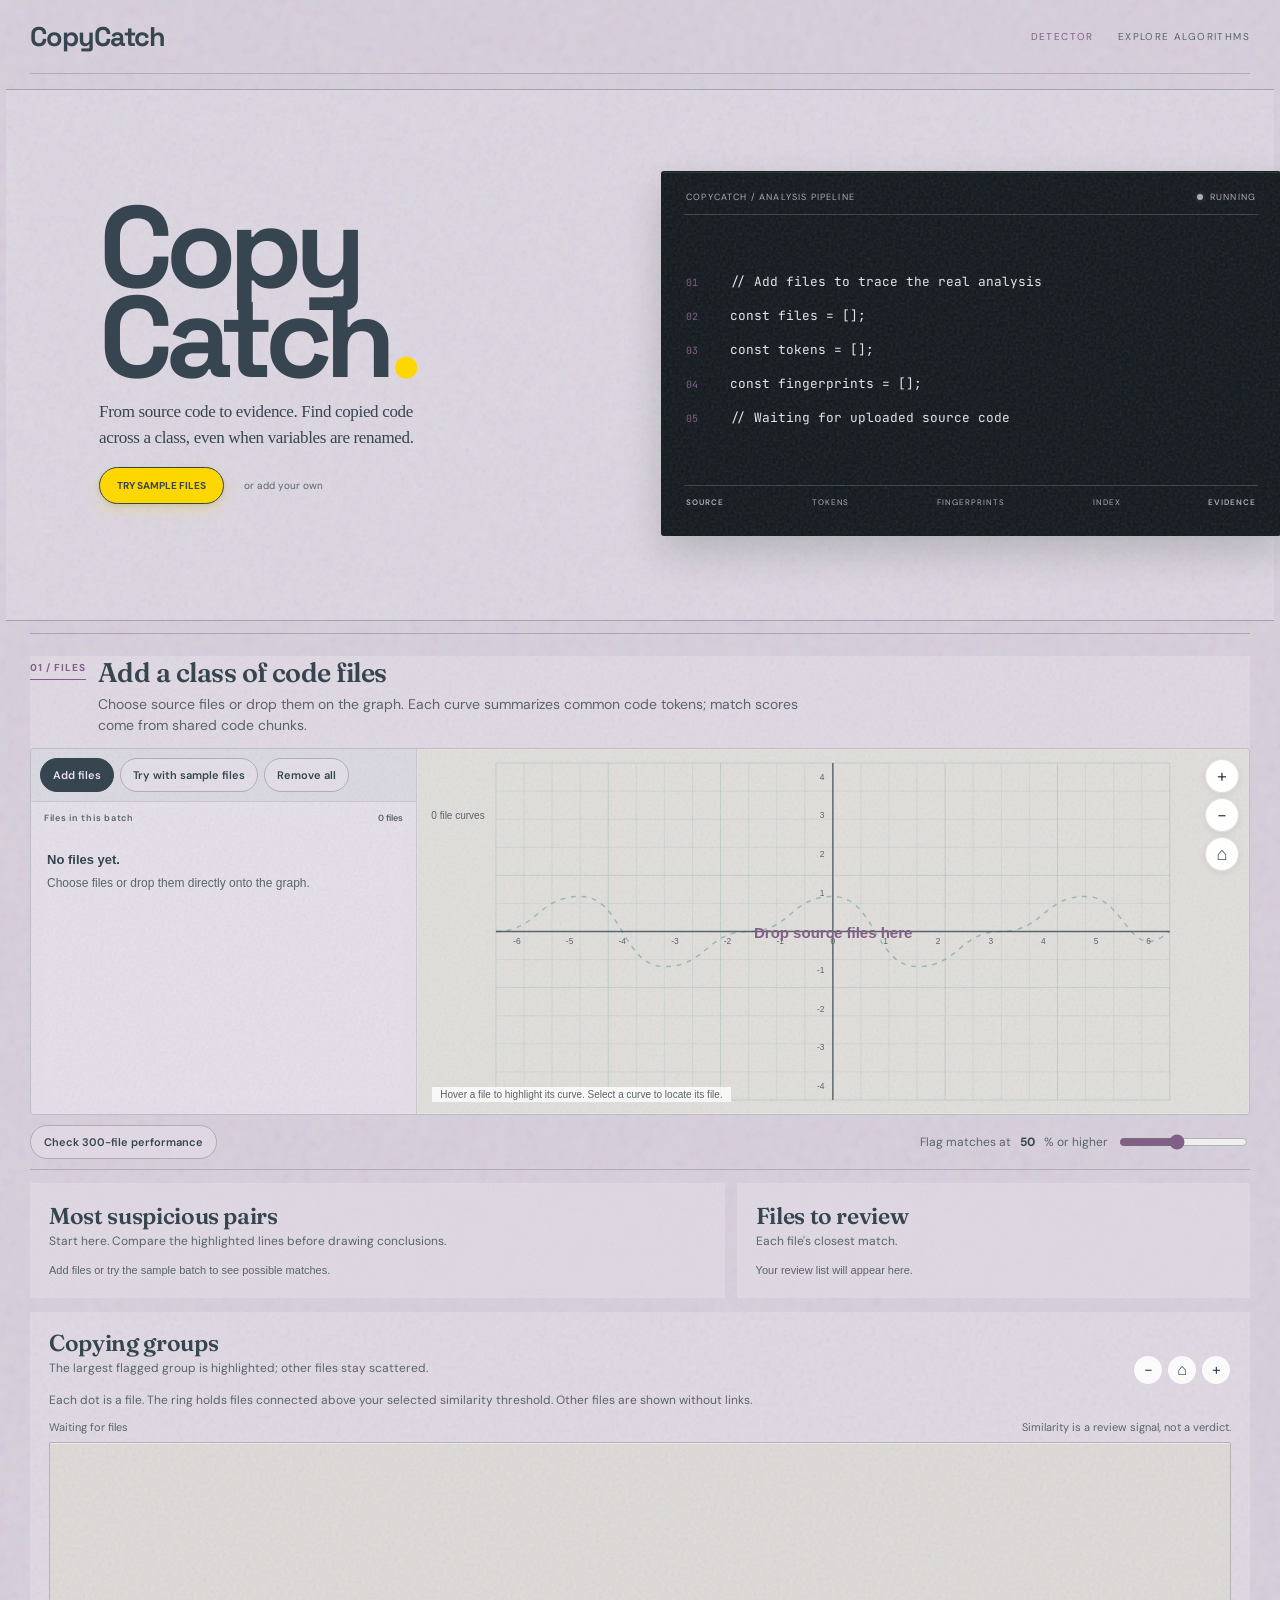
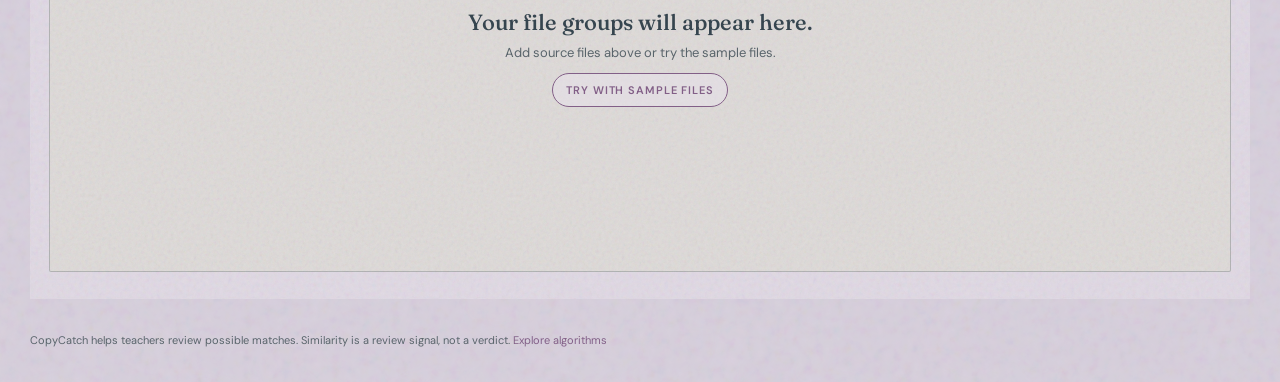
<file: index.html>
<!doctype html>
<html lang="en">
<head>
  <meta charset="utf-8">
  <meta name="viewport" content="width=device-width, initial-scale=1">
  <meta name="theme-color" content="#d8d0dd">
  <meta name="description" content="Find copied code across a whole class, even after variables are renamed.">
  <title>CopyCatch — Code similarity detector</title>
  <link rel="stylesheet" href="style.css">
</head>
<body>
<header class="site-head">
  <a class="brand" href="index.html" aria-label="CopyCatch home">CopyCatch</a>
  <nav aria-label="Main navigation"><a class="on" href="index.html">Detector</a><a href="how.html">Explore algorithms</a></nav>
</header>
<main id="top">
  <section class="intro" aria-labelledby="heroTitle">
    <div class="hero-copy">
      <h1 id="heroTitle">Copy<br>Catch<span>.</span></h1>
      <p class="hero-promise">From source code to evidence. Find copied code across a class, even when variables are renamed.</p>
      <div class="hero-actions"><button id="heroSample" class="hero-sample" type="button">Try sample files</button><a class="hero-own" href="#upload">or add your own</a></div>
    </div>
    <figure class="algorithm-console" aria-label="Live animation of CopyCatch analysis code being formed"><figcaption class="algo-console-top"><span>CopyCatch / analysis pipeline</span><span class="algo-live"><i></i>Running</span></figcaption><div class="algo-stream" id="algoStream" aria-hidden="true"><div class="algo-line"><i>01</i><code data-code="const tokens = tokenize(file.text);"></code></div><div class="algo-line"><i>02</i><code data-code="const grams = kgramHashes(tokens.ids);"></code></div><div class="algo-line"><i>03</i><code data-code="const fingerprints = winnow(grams);"></code></div><div class="algo-line"><i>04</i><code data-code="index.get(hash).push(fileIndex);"></code></div><div class="algo-line"><i>05</i><code data-code="unionFind.union(pair.a, pair.b);"></code></div></div><div class="algo-stages" id="algoStages"><b>Source</b><span>Tokens</span><span>Fingerprints</span><span>Index</span><b>Evidence</b></div></figure>
  </section>



  <section class="documents" id="upload" aria-labelledby="uploadTitle">
    <div class="documents-heading"><div class="step-mark">01 / FILES</div><div><h2 id="uploadTitle">Add a class of code files</h2><p>Choose source files or drop them on the graph. Each curve summarizes common code tokens; match scores come from shared code chunks.</p></div></div>
    <div class="document-workspace">
      <aside class="document-list-panel" aria-label="Selected source files">
        <div class="intake-actions">
          <label class="button primary add-files" for="files">Add files</label>
          <button id="sample" class="button" type="button">Try with sample files</button>
          <button id="removeAll" class="button remove-all" type="button">Remove all</button>
          <input type="file" id="files" multiple hidden accept=".js,.jsx,.ts,.tsx,.py,.java,.c,.h,.cpp,.cs,.go,.rs,.php,.rb,.swift,.kt,.txt,.html,.css">
        </div>
        <div class="file-list-heading"><span>Files in this batch</span><span id="fileCount">0 files</span></div>
        <div id="fileList" class="file-list"><div class="file-list-empty"><b>No files yet.</b><span>Add files above or try the sample batch.</span></div></div>
      </aside>
      <div class="plot-area" id="drop" aria-label="Drop source files here">
        <div class="plot-toolbar"><span id="waveCount">0 signatures</span><div class="plot-controls" aria-label="Plot zoom controls"><button type="button" id="zoomIn" aria-label="Zoom in">+</button><button type="button" id="zoomOut" aria-label="Zoom out">−</button><button type="button" id="zoomReset" aria-label="Reset graph">⌂</button></div></div>
        <svg id="signaturePlot" class="signature-plot" viewBox="0 0 1000 520" role="img" aria-label="Code structure curves for each source file"></svg>
        <div class="plot-drop-label" id="plotDropLabel">Drop source files here</div>
        <div class="plot-hint">Hover a file to highlight its curve. Select a curve to locate its file.</div>
      </div>
    </div>
  </section>



  <div class="toolbar">
    <div class="actions"><button id="stress" class="button" type="button">Check 300-file performance</button><button id="csv" class="button" type="button" hidden>Download CSV report</button></div>
    <label class="range">Flag matches at <b id="thv">50</b>% or higher <input type="range" id="th" min="10" max="100" value="50"></label>
  </div>

  <section id="results" class="results-zone" aria-label="Similarity results">
    <div id="banner" class="banner" role="status" aria-live="polite" hidden></div>
    <div id="steps" class="pipeline" aria-label="Analysis stages" hidden></div>
    <div class="layout">
      <section class="card result-card"><div class="section-head"><div><h2>Most suspicious pairs</h2><p class="section-help">Start here. Compare the highlighted lines before drawing conclusions.</p></div></div><div id="pairs"><span class="empty">Add files or try the sample batch to see possible matches.</span></div></section>
      <section class="card result-card review-card"><div class="section-head"><div><h2>Files to review</h2><p class="section-help">Each file's closest match.</p></div></div><div id="board"><span class="empty">Your review list will appear here.</span></div></section>
    </div>
    <section class="card diff-card" id="diffcard" tabindex="-1" role="region" aria-label="Side-by-side code comparison" hidden><div class="section-head"><div><h2 id="difftitle"></h2></div><button id="closediff" class="button" type="button">Close</button></div><p class="legend"><i class="k hit"></i> Same lines, same order <i class="k mv"></i> Shared code, moved or reordered</p><div class="diff"><pre id="da"></pre><pre id="db"></pre></div></section>
  </section>

  <section class="card graph-card" id="graphCard"><div class="section-head"><div><h2>Copying groups</h2><p class="section-help">The largest flagged group is highlighted; other files stay scattered.</p></div><div class="graph-tools"><div class="graph-zoom" aria-label="Graph zoom"><button id="ringZoomOut" type="button" aria-label="Zoom out">−</button><button id="ringZoomReset" type="button" aria-label="Reset zoom">⌂</button><button id="ringZoomIn" type="button" aria-label="Zoom in">+</button></div></div></div><p class="legend">Each dot is a file. The ring holds files connected above your selected similarity threshold. Other files are shown without links.</p><div class="graph-meta"><span id="graphSummary">Waiting for files</span><span>Similarity is a review signal, not a verdict.</span></div><div id="graph" class="rings"><div class="empty-map"><b>Your file groups will appear here.</b><span>Add source files above or try the sample files.</span><button class="button empty-sample" type="button" >Try with sample files</button></div></div><div id="clean" class="clean"></div></section>

  <section class="card matrix-card" id="heatcard" hidden><div class="section-head"><div><h2>Similarity matrix</h2><p class="section-help">Darker cells show pairs with more code in common.</p></div></div><div id="heat" class="heat"></div></section>

</main>
<footer>CopyCatch helps teachers review possible matches. Similarity is a review signal, not a verdict. <a href="how.html">Explore algorithms</a></footer>
<script src="app.js"></script>
</body>
</html>
</file>
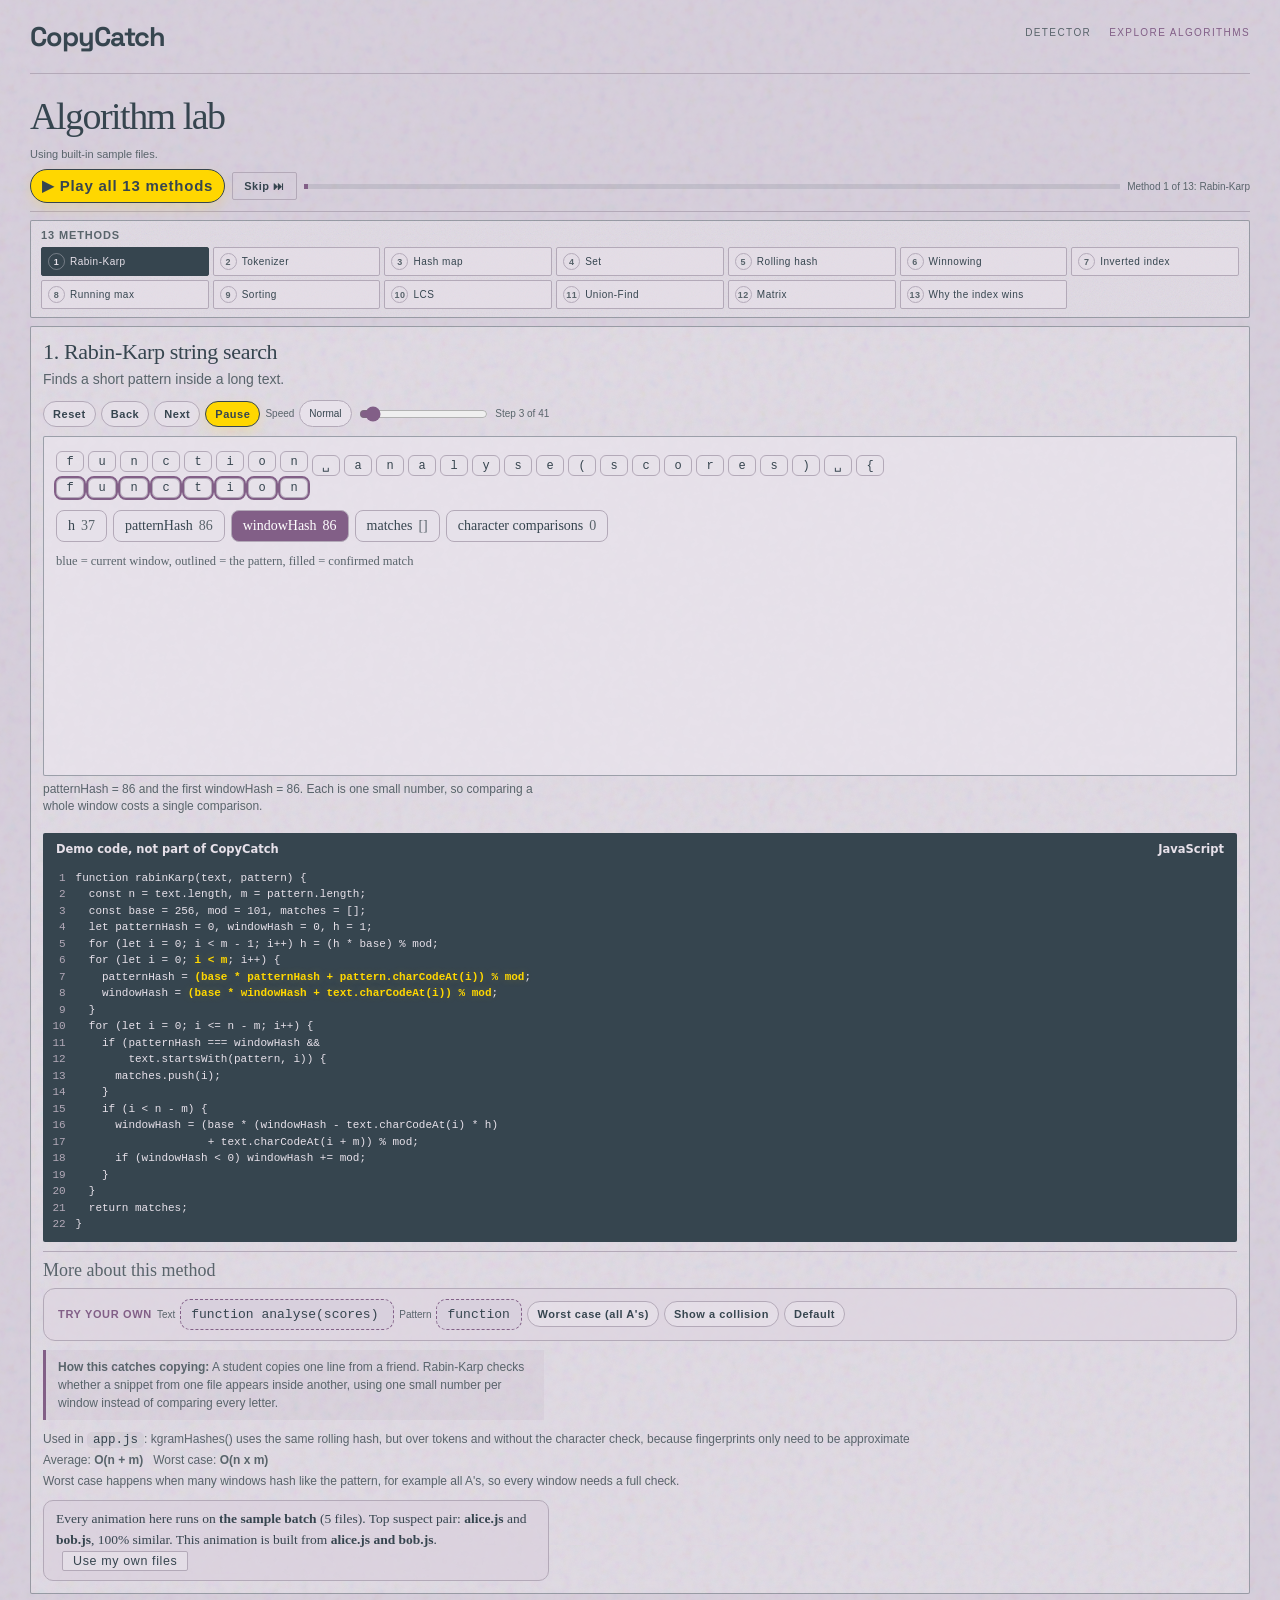
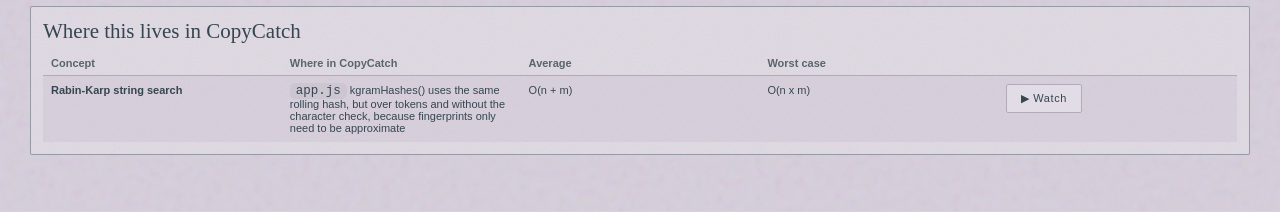
<file: how.html>
<!DOCTYPE html><html lang="en"><head><meta charset="utf-8"><meta name="viewport" content="width=device-width, initial-scale=1"><title>CopyCatch - Explore algorithms</title><style>:root{--bg:#d8d0dd;--fg:#36454F;--mut:#59646b;--card:#e7e1ea;--bd:#b3a9b8;--ac:#825F87;--ac2:#825F87;--bad:#36454F;--warn:#36454F;--ok:#825F87;--hit:#d3c6dc;--mv:#e4dbea;--board:#36454F;--boardfg:#e7e1ea;--rgb:130,95,135}
@media(prefers-color-scheme:dark){:root{--bg:#36454F;--fg:#e7e1ea;--mut:#b3a9b8;--card:#36454F;--bd:#59646b;--ac:#825F87;--ac2:#FFD700;--bad:#FFD700;--warn:#FFD700;--ok:#825F87;--hit:#825F87;--mv:#825F87;--board:#36454F;--rgb:140,143,255}}
*{box-sizing:border-box}
body{margin:0 auto;max-width:1080px;padding:20px 16px 48px;background:var(--bg);color:var(--fg);font:15px/1.55 system-ui,-apple-system,"Segoe UI",sans-serif}
h1{font:700 40px/1.1 Georgia,"Times New Roman",serif;margin:8px 0;letter-spacing:-.5px;background:linear-gradient(90deg,var(--ac),var(--ac2));-webkit-background-clip:text;background-clip:text;color:transparent}
.sub{color:var(--mut);margin:0 0 12px;max-width:68ch}
.how summary{cursor:pointer;font-weight:600}.how p{margin:8px 0 0;color:var(--mut);max-width:80ch}
.drop{display:flex;flex-direction:column;align-items:center;gap:2px;padding:24px;border:2px dashed var(--bd);border-radius:16px;background:var(--card);cursor:pointer;text-align:center;transition:.2s}
.drop span{color:var(--mut);font-size:13px}.drop:hover,.drop.over{border-color:var(--ac);background:color-mix(in srgb,var(--ac) 8%,var(--card))}
.bar{display:flex;gap:10px;flex-wrap:wrap;align-items:center;margin:12px 0}
button{font:inherit;color:var(--fg);background:var(--card);border:1px solid var(--bd);border-radius:10px;padding:7px 14px;cursor:pointer;transition:.15s}
button:hover:not(:disabled){border-color:var(--ac);color:var(--ac)}button:disabled{opacity:.45;cursor:default}
button:focus-visible,.drop:focus-within{outline:2px solid var(--ac);outline-offset:2px}
.range{margin-left:auto;display:flex;gap:10px;align-items:center;color:var(--mut)}input[type=range]{accent-color:var(--ac)}
.banner{padding:12px 16px;border-radius:12px;margin-bottom:12px;background:color-mix(in srgb,var(--bad) 12%,var(--card));border:1px solid color-mix(in srgb,var(--bad) 40%,var(--bd));font-size:16px}
.banner.ok{background:color-mix(in srgb,var(--ok) 12%,var(--card));border-color:color-mix(in srgb,var(--ok) 40%,var(--bd))}
.steps{display:grid;grid-template-columns:repeat(auto-fit,minmax(170px,1fr));gap:10px;margin-bottom:6px}
.steps div{background:var(--card);border:1px solid var(--bd);border-radius:12px;padding:10px 12px}.steps b{display:block}.steps em{display:block;font-style:normal;font-size:18px;color:var(--ac);margin:2px 0}.steps small{color:var(--mut);display:block;line-height:1.35}
.time{font-size:12px;color:var(--mut);margin:0 0 12px}
.two{display:grid;grid-template-columns:1.15fr 1fr;gap:12px;align-items:start}@media(max-width:780px){.two{grid-template-columns:1fr}.range{margin-left:0}}
.card{background:var(--card);border:1px solid var(--bd);border-radius:14px;padding:14px;margin-bottom:12px}.card h3{margin:0 0 8px;font-size:15px}
.board{background:var(--board);color:var(--boardfg);border-color:transparent}
svg{width:100%;display:block;background:radial-gradient(circle at 50% 45%,rgba(130,95,135,.14),transparent 70%);border-radius:10px}
.edge{cursor:pointer;opacity:.6;transition:.15s}.edge:hover{opacity:1}.faded{opacity:.08!important}.node{cursor:pointer;transition:.15s}.node.faded{opacity:.25!important}
svg text{fill:var(--boardfg);font-size:10px;text-anchor:middle;pointer-events:none}svg .pct{font-size:9px;fill:#d3c6dc}
.key{list-style:none;margin:8px 0;padding:0;font-size:12.5px;color:#c7b9d0;display:grid;gap:3px}
.dot,.ln{display:inline-block;margin-right:8px;vertical-align:middle;background:#825F87}.dot{width:10px;height:10px;border-radius:50%}.dot.big{width:15px;height:15px}.ln{width:20px;height:4px;border-radius:2px}
.fcard{background:rgba(255,255,255,.06);border-radius:10px;padding:10px;font-size:13.5px;margin-top:6px}.fcard button{background:transparent;color:inherit;border-color:#825F87;padding:1px 8px;font-size:12px}
.groups{margin-top:8px;font-size:13px}.pill{display:inline-block;padding:1px 10px;border-radius:12px;margin:2px;color:#111;font-size:12px;font-weight:600}
.row{display:grid;grid-template-columns:1fr auto;gap:3px 8px;padding:8px 0;border-bottom:1px solid var(--bd);font-size:14px;align-items:center}.row:last-child{border:0}
.bar2{grid-column:1/3;height:6px;background:var(--bd);border-radius:4px;overflow:hidden}.bar2 i{display:block;height:100%;background:linear-gradient(90deg,var(--ac),var(--ac2))}
.row button{padding:2px 10px;font-size:12px}.badge{font-size:11.5px;padding:1px 8px;border-radius:10px;margin-left:6px;font-weight:600}
.hi{background:color-mix(in srgb,var(--bad) 18%,transparent);color:var(--bad)}.mid{background:color-mix(in srgb,var(--warn) 18%,transparent);color:var(--warn)}.lo{background:color-mix(in srgb,var(--ok) 18%,transparent);color:var(--ok)}
.empty{color:var(--mut)}.legend{font-size:12.5px;color:var(--mut);margin:0 0 8px}.k{display:inline-block;width:12px;height:12px;border-radius:3px;margin:0 4px 0 12px;vertical-align:-2px}.k:first-of-type{margin-left:0}
.heat{display:grid;gap:2px;font-size:11px;overflow:auto}.heat div{padding:4px;border-radius:4px;text-align:center;min-width:26px}.heat .c{cursor:pointer;color:var(--fg)}.heat .c:hover{outline:2px solid var(--ac)}.heat .l{text-align:right;color:var(--mut);white-space:nowrap}
.diff{display:grid;grid-template-columns:1fr 1fr;gap:8px}@media(max-width:780px){.diff{grid-template-columns:1fr}}
pre{margin:0;overflow:auto;font:12px/1.6 ui-monospace,Menlo,Consolas,monospace;background:var(--bg);border:1px solid var(--bd);border-radius:8px;padding:6px 0;max-height:380px}
pre span{display:block;padding:0 8px;white-space:pre}pre i{display:inline-block;width:2.5em;color:var(--mut);font-style:normal;user-select:none}
.hit,.k.hit{background:var(--hit)}.mv,.k.mv{background:var(--mv)}
nav{display:flex;gap:8px;margin:6px 0 14px}nav a{padding:5px 14px;border-radius:20px;border:1px solid var(--bd);color:var(--mut);text-decoration:none;background:var(--card)}nav a.on{color:#fff;background:var(--ac);border-color:var(--ac)}
.howlink{display:block;margin:0 0 12px;color:var(--ac)}
.rings{display:grid;gap:12px}.ring{border:1px solid var(--bd);border-radius:12px;padding:10px;background:var(--bg)}.ring h4{margin:0 0 4px;font-size:14px}.ring svg{background:none}
.sw{display:inline-block;width:12px;height:12px;border-radius:4px;margin-right:8px;vertical-align:-1px}
.nd rect{fill:var(--card);stroke-width:3}svg .nd text{fill:var(--fg);font-size:11.5px;font-weight:600}svg .lb text{fill:#fff;font-size:10.5px;font-weight:700}.lb{cursor:pointer}
.clean{margin-top:10px;font-size:13px;color:var(--mut)}.chip{display:inline-block;padding:1px 9px;border-radius:10px;border:1px solid var(--bd);margin:2px;background:var(--bg)}
/* how page */
.how2 h2{margin:0 0 4px;font-size:19px}.how2 p{color:var(--mut);margin:4px 0 10px;max-width:75ch}.how2 textarea{width:100%;height:96px;font:12.5px ui-monospace,Menlo,monospace;background:var(--bg);color:var(--fg);border:1px solid var(--bd);border-radius:8px;padding:8px}
.cols{display:grid;grid-template-columns:1fr 1fr;gap:10px}@media(max-width:700px){.cols{grid-template-columns:1fr}}
.tks{display:flex;flex-wrap:wrap;gap:4px;margin:6px 0}.tk{display:inline-flex;flex-direction:column;align-items:center;min-width:26px;padding:2px 6px;border-radius:6px;border:1px solid var(--bd);background:var(--bg);font:12px ui-monospace,Menlo,monospace}.tk small{font-size:9.5px;color:var(--mut);min-height:12px}
.tk.ch{border-color:var(--ac);background:color-mix(in srgb,var(--ac) 14%,var(--bg))}.tk.w{background:color-mix(in srgb,var(--ac) 25%,var(--bg));border-color:var(--ac)}.tk.out{background:color-mix(in srgb,var(--bad) 25%,var(--bg));border-color:var(--bad)}.tk.in{background:color-mix(in srgb,var(--ok) 28%,var(--bg));border-color:var(--ok)}
.tk.kept{background:var(--ac);color:#fff}.tk.min{outline:2px solid var(--ac2)}
.res{padding:8px 12px;border-radius:8px;font-weight:600}.res.ok{background:color-mix(in srgb,var(--ok) 14%,transparent);color:var(--ok)}.res.bad{background:color-mix(in srgb,var(--bad) 14%,transparent);color:var(--bad)}
.ctl{display:flex;gap:12px;align-items:center;flex-wrap:wrap;margin:6px 0;color:var(--mut);font-size:13px}.ctl input[type=range]{accent-color:var(--ac)}
.idx .r{display:grid;grid-template-columns:2fr 1fr 1fr 1fr;padding:3px 8px;font:12.5px ui-monospace,Menlo,monospace;border-bottom:1px solid var(--bd)}.idx .r.sh{background:color-mix(in srgb,var(--ac) 14%,transparent);font-weight:700}.idx .hd{color:var(--mut)}
.dp{border-collapse:collapse;font-size:12px;margin:8px 0}.dp td,.dp th{border:1px solid var(--bd);padding:4px 6px;text-align:center;min-width:34px}.dp th.v{writing-mode:vertical-rl;font-weight:500;height:90px}.dp th.l{text-align:right;font-weight:500;white-space:nowrap}
.dp td.hid{background:var(--bg)}.dp td.eq{background:var(--hit)}.dp td.pth{outline:2px solid var(--ac2);outline-offset:-2px;font-weight:700}
.un{display:inline-flex;flex-direction:column;align-items:center;width:64px;padding:8px 0;border-radius:12px;color:#111;font-weight:700;margin:3px;transition:.3s}.un small{font-weight:400;font-size:10.5px}
.edgesl span{display:inline-block;padding:2px 10px;border:1px solid var(--bd);border-radius:12px;margin:2px;font-size:13px}.edgesl span.done{background:var(--ac);color:#fff;border-color:var(--ac)}
/* algorithm lab */
.over{width:100%;border-collapse:collapse;font-size:13.5px}.over th{text-align:left;color:var(--mut);font-weight:600;padding:6px 8px}.over td{padding:8px;border-top:1px solid var(--bd);vertical-align:top}.over code,.where code{font:12.5px ui-monospace,Menlo,monospace;background:var(--bg);padding:1px 6px;border-radius:5px}
.over tr.on td{background:color-mix(in srgb,var(--ac) 10%,transparent)}
.where{font-size:13.5px;color:var(--mut);margin-bottom:10px}.where div{margin:3px 0}
.pane{display:grid;grid-template-columns:minmax(220px,.8fr) 1.5fr;gap:12px}@media(max-width:760px){.pane{grid-template-columns:1fr}}
.code{background:var(--bg);border:1px solid var(--bd);border-radius:10px;padding:8px 0;font:12.5px/1.7 ui-monospace,Menlo,monospace;align-self:start}.code .ln{padding:0 10px;white-space:pre;border-left:3px solid transparent}.code .ln.on{background:color-mix(in srgb,var(--ac) 20%,transparent);border-color:var(--ac);font-weight:700}
.vis{background:var(--bg);border:1px solid var(--bd);border-radius:10px;padding:12px;min-height:200px;overflow:auto}.msg{margin:8px 0 0;font-size:14.5px;min-height:44px}
.bars{display:flex;gap:8px;align-items:flex-end;height:180px}.bw{flex:1;display:flex;flex-direction:column;justify-content:flex-end;align-items:center;height:100%;font-size:12px}.bw .b{width:100%;background:#b3a9b8;border-radius:5px 5px 0 0;transition:.25s}.bw i{color:var(--mut);font-style:normal;font-size:10px}
.b.min{background:#FFD700!important}.b.cur{background:var(--ac)!important}.b.done{background:var(--ok)!important}.b.swap{background:var(--ac2)!important}
.leg{font-size:12px;color:var(--mut);margin-top:8px}
.kv{display:flex;flex-wrap:wrap;gap:6px;margin:8px 0}.kv div{border:1px solid var(--bd);border-radius:8px;padding:2px 8px;background:var(--card);font-size:12.5px}.kv div.hl{background:var(--ac);color:#fff}.kv span{margin-left:6px;color:var(--mut)}.kv div.hl span{color:#fff}
.tk.big{font-size:20px;padding:6px 14px;min-width:44px}.tk.done{background:var(--ok);color:#fff}
.ufrow{display:flex;flex-wrap:wrap}.un.cur{outline:3px solid var(--fg)}
.cmp{display:grid;gap:8px}.cmp div{height:26px;border-radius:6px;color:#fff;font-size:12.5px;padding:3px 10px;white-space:nowrap}
.pane{grid-template-columns:minmax(260px,1.25fr) 1.3fr}.code{overflow:auto;font-size:12px}.tks.rk{flex-wrap:nowrap;gap:4px;overflow:visible}.rk .tk{width:28px;min-width:0;justify-content:center;padding:2px 0;flex:none}
.pane{grid-template-columns:minmax(330px,1.15fr) 1fr}@media(max-width:900px){.pane{grid-template-columns:1fr}}
.code{background:#36454F;color:#e7e1ea;border:1px solid #59646b;border-radius:12px;padding:0 0 8px;font:12.5px/1.65 ui-monospace,SFMono-Regular,Menlo,Consolas,monospace;overflow:hidden}
.chd{display:flex;justify-content:space-between;gap:8px;padding:8px 12px;background:#36454F;color:#b3a9b8;font:600 11.5px system-ui,sans-serif;margin-bottom:6px}
.code .ln{display:grid;grid-template-columns:2.6em 1fr;padding:0 10px 0 0;white-space:normal;border-left:3px solid transparent;color:#e7e1ea}
.code .ln b{color:#825F87;text-align:right;padding-right:10px;font-weight:400;user-select:none}
.code .ln code{white-space:pre-wrap;overflow-wrap:anywhere;font:inherit;tab-size:2;background:none;padding:0}
.code .ln.on{background:rgba(130,95,135,.22);border-left-color:#FFD700}.code .ln.on b{color:#FFD700}
.code i{font-style:normal;width:auto;display:inline;color:inherit}.code .k{color:#FFD700}.code .s{color:#e7e1ea}.code .c{color:#b3a9b8;font-style:italic}.code .n{color:#FFD700}
.tabs{display:flex;flex-wrap:wrap;gap:8px;margin-top:10px}.tabs button{display:flex;gap:7px;align-items:center;padding:6px 14px;border-radius:20px}.tabs b{background:var(--bd);color:var(--fg);border-radius:50%;width:21px;height:21px;display:inline-grid;place-items:center;font-size:11.5px}.tabs button.on{background:var(--ac);color:#fff;border-color:var(--ac)}.tabs button.on b{background:rgba(255,255,255,.3);color:#fff}
.what{font-size:16px;line-height:1.55;margin:2px 0 12px!important;color:var(--fg)!important}
.code .cl{display:grid;grid-template-columns:2.6em 1fr;padding:0 10px 0 0;border-left:3px solid transparent;color:#e7e1ea}.code .cl b{color:#b3a9b8;text-align:right;padding-right:10px;font-weight:400;user-select:none}
.code .cl code{white-space:pre-wrap;overflow-wrap:anywhere;font:inherit;tab-size:2;background:none;padding:0}.code .cl.on{background:rgba(130,95,135,.24);border-left-color:#FFD700}.code .cl.on b{color:#FFD700}
.pane{gap:16px;align-items:start}.vis{padding:16px}.msg{font-size:16px;line-height:1.55;min-height:52px;margin:12px 0 0}
.kv div{font-size:14px;padding:4px 11px}.tks{gap:6px}.vis b{display:block;margin:10px 0 2px;font-size:13px;color:var(--mut);font-weight:600}.vis .leg{margin-top:10px;font-size:12.5px}
.ctl button{padding:7px 14px}.ctl{gap:10px}
@media(max-width:900px){.code{order:2}.pane{grid-template-columns:1fr}}
.code .sk{color:#FFD700}.code .ss{color:#e7e1ea}.code .sc{color:#b3a9b8;font-style:italic}.code .sn{color:#FFD700}

.pv{position:sticky;top:0;z-index:20;background:var(--bg);padding:8px 0;border-bottom:1px solid var(--bd);margin-bottom:12px;display:flex;gap:8px;align-items:center;flex-wrap:wrap}
.pv span{color:var(--mut);font-size:12.5px;margin-right:4px}.pv a{padding:5px 14px;border-radius:20px;border:1px solid var(--bd);color:var(--mut);text-decoration:none;background:var(--card);cursor:pointer}.pv a.on{color:#fff;background:var(--ac);border-color:var(--ac)}
.view[hidden]{display:none}.vis .tk,.vis .kv div,.vis .un,.vis td,.vis .cmp div,.vis .tks,.code .cl{transition:background .4s,border-color .4s,color .4s,transform .4s,padding-left .6s ease,width .6s ease,outline-color .4s}
.vis .new{animation:pop .45s ease}@keyframes pop{from{opacity:0;transform:scale(.6) translateY(8px)}to{opacity:1;transform:none}}
.vis .pulse{animation:flash .6s ease}@keyframes flash{0%{transform:scale(1.35);color:var(--ac2)}100%{transform:none}}
.vis .tk.w,.vis .tk.min,.vis .tk.in,.vis .tk.out{transform:translateY(-4px)}
#over tr:not(.on):not(:first-child){display:none}
@media(prefers-reduced-motion:reduce){.vis *,.code *{transition:none!important;animation:none!important}}
.pipe{display:grid;gap:22px;margin:14px 0}.stage{position:relative;background:var(--card);border:1px solid var(--bd);border-radius:14px;padding:14px 16px}
.stage:not(:last-child)::after{content:"↓";position:absolute;left:50%;bottom:-21px;color:var(--ac);font-size:18px}
.stage p{margin:4px 0;color:var(--mut)}.stage em{display:block;font-style:normal;color:var(--ac);margin:4px 0 8px;font-weight:600}
.how2 .ctl button{border-radius:999px;padding:7px 16px;font-weight:600}.how2 .ctl #pl{background:var(--ac);color:#fff;border-color:var(--ac)}
.how2 select{appearance:none;-webkit-appearance:none;border:1px solid var(--bd);border-radius:999px;padding:6px 30px 6px 14px;color:var(--fg);font:inherit;cursor:pointer;background:var(--card) url("data:image/svg+xml,%3Csvg xmlns='http://www.w3.org/2000/svg' width='10' height='6'%3E%3Cpath d='M1 1l4 4 4-4' fill='none' stroke='%236a6f8a' stroke-width='1.6'/%3E%3C/svg%3E") no-repeat right 12px center}
.how2 input[type=text],.how2 input:not([type]),.how2 input[type=number]{font:13px ui-monospace,Menlo,Consolas,monospace;background:var(--bg);color:var(--fg);border:1px dashed var(--ac);border-radius:10px;padding:7px 10px}
.how2 input:focus-visible,.how2 select:focus-visible{outline:2px solid var(--ac);outline-offset:2px}.how2 input[type=checkbox]{accent-color:var(--ac)}
#extra:not(:empty){background:color-mix(in srgb,var(--ac) 7%,var(--card));border:1px solid var(--bd);border-radius:12px;padding:10px 14px;margin:10px 0}
#extra:not(:empty)::before{content:"Try your own";font-size:11px;font-weight:700;letter-spacing:.06em;text-transform:uppercase;color:var(--ac)}
.ring svg:not(.go) .nd{transform:translate(200px,115px) scale(.15)!important;opacity:0}
.ring svg .nd{transition:transform .9s cubic-bezier(.2,.8,.2,1),opacity .5s;cursor:grab;touch-action:none}.ring svg.drag .nd{transition:none;cursor:grabbing}
.ring svg .edge{stroke-dasharray:600;stroke-dashoffset:600;transition:stroke-dashoffset .8s ease .8s,opacity .2s}.ring svg.go .edge{stroke-dashoffset:0}
.ring svg .lb{opacity:0;transition:opacity .5s 1.5s}.ring svg.go .lb{opacity:1}.ring svg .dim{opacity:.12!important}
.master{display:flex;align-items:center;gap:12px;flex-wrap:wrap;margin:14px 0 4px}.master button{border-radius:999px;font-weight:700}
.master #pa{background:var(--ac);color:#fff;border-color:var(--ac);padding:10px 22px;font-size:15px}.mbar{flex:1;min-width:140px;height:8px;border-radius:4px;background:var(--bd);overflow:hidden}
.mbar i{display:block;height:100%;width:0;background:linear-gradient(90deg,var(--ac),var(--ac2));transition:width .4s}#mtx{color:var(--mut);font-size:13px;min-width:190px}
.why{background:color-mix(in srgb,var(--ac2) 9%,var(--card));border-left:4px solid var(--ac2);padding:8px 12px;border-radius:8px;margin:8px 0;font-size:14.5px}
.pv .nplay{border-radius:999px;font-weight:700;background:var(--ac);color:#fff;border-color:var(--ac);padding:5px 18px}.pv .nplay:hover:not(:disabled){color:#fff;filter:brightness(1.12)}
.how2 .srcbar{margin:10px 0 0;padding:8px 12px;border-radius:10px;background:color-mix(in srgb,var(--ac) 10%,var(--card));border:1px solid var(--bd);color:var(--fg);font-size:13.5px}.srcbar button{padding:2px 10px;margin-left:6px;font-size:12.5px}
.tabs button.done{border-color:var(--ok)}.tabs button.done b{background:var(--ok);color:#fff}
.tabs{flex-wrap:nowrap;overflow-x:auto;padding-bottom:4px}.tabs button{flex:none;white-space:nowrap}
.more{margin-top:16px;padding-top:12px;border-top:1px solid var(--bd)}.more h3{margin:0 0 8px;font-size:14px;color:var(--mut)}
.ring{position:relative;overflow:hidden}.ring .stage{position:relative;transform:scale(1.4);transition:transform 2s cubic-bezier(.2,.8,.2,1)}.ring .stage.go{transform:none}
.ring .stage canvas{position:absolute;inset:0;width:100%;height:100%;pointer-events:none}.ring .stage svg{position:relative;z-index:1}
@media(prefers-reduced-motion:reduce){.ring .stage{transform:none;transition:none}}
.ring svg .edge{stroke:transparent!important;stroke-width:12px!important}
.ring{background:linear-gradient(165deg,#36454F,#36454F)!important;border-color:#59646b}.ring h4{color:#e7e1ea}.ring .nd rect{fill:#36454F}.ring svg .nd text{fill:#e7e1ea}
</style><link rel="stylesheet" href="style.css"><style id="integrated-lab-theme">:root{--bg:var(--paper);--fg:var(--ink);--mut:var(--muted);--card:rgba(231,225,234,.76);--bd:var(--rule);--ac:#825F87;--ac2:#825F87;--bad:#36454F;--warn:#36454F;--ok:#825F87;--hit:#d3c6dc;--mv:#e4dbea;--board:var(--dark);--boardfg:var(--white);--rgb:130,95,135;color-scheme:light}
body{max-width:none;width:100%;margin:0;padding:0 0 42px;background-color:var(--paper);background-image:var(--noise);color:var(--ink);font:15px/1.55 Georgia,"Times New Roman",serif}h1{margin:8px 0;color:var(--ink);font:500 40px/1.1 Georgia,"Times New Roman",serif;letter-spacing:-.04em;background:none;-webkit-text-fill-color:currentColor}button{border-radius:2px;color:var(--ink);background:rgba(231,225,234,.7);border-color:#b3a9b8;font:11px Arial,sans-serif;letter-spacing:.05em}button:hover:not(:disabled){color:var(--accent);border-color:var(--accent)}
.lab-site-head{width:min(1220px,calc(100% - 48px));height:auto;min-height:74px;margin:0 auto 18px;padding:8px 0;gap:12px;flex-wrap:wrap}.lab-site-head nav{margin-left:auto;gap:18px}.lab-site-head nav a{padding:8px 0;border:0;border-radius:0;background:none;color:var(--muted);font:10px Arial,sans-serif;letter-spacing:.14em;text-transform:uppercase}.lab-site-head nav a.on{color:var(--accent);background:none;border-color:transparent;border-bottom:1px solid var(--accent)}.view{width:min(1220px,calc(100% - 48px));max-width:none;margin:0 auto}.view#v1{display:none!important}.view#v3>header{padding:12px 0 17px;border-bottom:1px solid var(--rule)}.view#v3>header h1{font-size:clamp(38px,5vw,58px)}.view#v3 .sub{color:var(--muted);font:16px/1.5 Georgia,serif}
.master{display:flex;align-items:center;gap:10px;flex-wrap:wrap;margin:14px 0 4px}.master button{border-radius:2px;padding:10px 15px}.master #pa{background:var(--ink);border-color:var(--ink);color:var(--paper-light);font-weight:700}.master #pn{background:transparent}.master .mbar{flex:1;min-width:110px;height:5px;border-radius:0;background:rgba(54,69,79,.12)}.master .mbar i{background:var(--accent)}#mtx{min-width:190px;color:var(--muted);font:11px Arial,sans-serif}.card{margin:14px 0;padding:17px;border:1px solid rgba(54,69,79,.48);border-radius:2px;background-color:rgba(231,225,234,.64);background-image:var(--noise);color:var(--ink)}.card>h3{font:500 21px Georgia,serif}.tabs{display:flex;flex-wrap:wrap;gap:7px;margin-top:10px}.tabs button{display:flex;align-items:center;gap:7px;border-radius:2px;padding:8px 11px;background:rgba(231,225,234,.55);white-space:nowrap}.tabs button b{background:transparent;color:var(--muted);border:1px solid var(--rule)}.tabs button.on{background:var(--ink);border-color:var(--ink);color:var(--paper-light)}.tabs button.on b{background:transparent;color:var(--paper-light);border-color:rgba(231,225,234,.35)}.tabs button.done{border-color:var(--accent)}.tabs button.done b{color:var(--accent)}
#panel{padding:19px}.view#v3 #pt{margin:0 0 4px;font:500 27px Georgia,serif}.view#v3 .what{margin:2px 0 10px!important;color:var(--muted)!important;font:14px/1.5 Arial,sans-serif}.ctl{display:flex;align-items:center;gap:8px;flex-wrap:wrap;margin:10px 0 14px;color:var(--muted);font:11px Arial,sans-serif}.ctl button{padding:8px 12px}.ctl select{padding:7px 9px;border:1px solid var(--rule);background:var(--paper-light);color:var(--ink)}.ctl input[type=range]{accent-color:var(--accent)}.pane{display:flex;flex-direction:column;gap:12px;align-items:stretch}.pane>.code{order:2;width:100%;align-self:stretch}.pane>div:not(.code){order:1;width:100%}.vis{min-height:230px;padding:18px;border:1px solid rgba(54,69,79,.38);border-radius:2px;background:rgba(231,225,234,.9);color:var(--ink)}.msg{min-height:0;margin:8px 2px 2px;color:var(--muted);font:13px/1.55 Arial,sans-serif}
.code{width:100%;overflow:auto;border:1px solid rgba(54,69,79,.38);border-radius:2px;background:#36454F;color:#e7e1ea;font:12.5px/1.7 ui-monospace,Consolas,monospace}.chd{background:#36454F;color:#e7e1ea}.code .cl{color:#e7e1ea}.code .cl b{color:#b3a9b8}.code .cl.on{background:rgba(130,95,135,.2);border-left-color:#825F87}.code .cl.on b{color:#c7b9d0}.code .k,.code .sk{color:#d3c6dc}.code .s,.code .ss{color:#c7b9d0}.code .c,.code .sc{color:#b3a9b8}.code .n,.code .sn{color:#d3c6dc}.more{margin-top:14px;padding-top:12px;border-top:1px solid var(--rule)}.more h3{font:500 18px Georgia,serif}.where{color:var(--muted);font:12px/1.5 Arial,sans-serif}.why{background:rgba(130,95,135,.07);border-left:3px solid var(--accent);border-radius:0;color:var(--muted);font:12px/1.5 Arial,sans-serif}.over{font:11px Arial,sans-serif}.over th{color:var(--muted)}.over td{border-color:var(--rule)}.over code,.where code{background:rgba(54,69,79,.06);color:var(--ink)}.over tr.on td{background:rgba(130,95,135,.08)}.vis .leg{color:var(--muted)}.vis .tk{background:rgba(231,225,234,.9);border-color:var(--rule);color:var(--ink)}.vis .tk.done{background:var(--accent);color:#fff}.vis .kv div{background:rgba(231,225,234,.8);border-color:var(--rule)}.vis .kv div.hl{background:var(--accent);color:#fff}.vis .un{color:var(--ink);border-radius:2px}.vis .un.cur{outline-color:var(--accent)}.vis .cmp div{border-radius:2px}.vis .dp td.eq{background:var(--hit)}.vis .dp td.computed{background:rgba(54,69,79,.06)}.vis .dp td.pth{outline-color:var(--accent)}.vis .ring .stage{background:rgba(231,225,234,.65)}.vis .ring{background:rgba(231,225,234,.5)!important;border-color:var(--rule)}.vis .ring h4{color:var(--ink)}.vis .ring .nd rect{fill:var(--paper-light)}.vis .ring svg .nd text{fill:var(--ink)}.view#v3 .tabs{overflow-x:auto;flex-wrap:nowrap;padding-bottom:8px}.view#v3 .tabs button{flex:none}
@media(max-width:850px){.lab-site-head,.view{width:calc(100% - 36px)}.lab-site-head nav{margin-left:auto}.view#v3>header h1{font-size:42px}}
@media(max-width:620px){.lab-site-head,.view{width:calc(100% - 26px)}.lab-site-head{gap:8px}.lab-site-head nav{order:3;width:100%;margin:0;justify-content:space-between}.view#v3>header h1{font-size:36px}.master .mbar{order:4;flex-basis:100%}#mtx{min-width:0}.card{padding:13px}.ctl{gap:6px}.vis{padding:10px;overflow:auto}}

.view#v3>header{padding:4px 0 8px!important;margin-bottom:0}
.view#v3>header h1{margin:0;font-size:clamp(30px,3vw,38px)!important;line-height:1.1}
.view#v3 .sub{margin:3px 0!important;font-size:13px!important;line-height:1.35}
.view#v3 .lab-source-status{margin:2px 0;color:var(--muted);font-size:10px}
.view#v3 .master{gap:7px;margin:7px 0 0}
.view#v3 .master button{padding:7px 11px}
.view#v3 .master #mtx{min-width:0;font-size:10px}
.view#v3 .lab-workspace{display:flex;flex-direction:column;gap:8px;margin-top:8px}
.view#v3 .concept-list{position:static;width:100%;margin:0;padding:8px 10px}
.view#v3 .concept-list h3{margin:0 0 6px;font:600 11px Arial,sans-serif;letter-spacing:.08em;text-transform:uppercase;color:var(--muted)}
.view#v3 .tabs{display:grid;grid-template-columns:repeat(7,minmax(0,1fr));gap:4px;margin:0;padding:0;overflow:visible}
.view#v3 .tabs button{display:flex;min-width:0;justify-content:flex-start;gap:5px;padding:5px 6px;white-space:normal;font-size:10px;line-height:1.15}
.view#v3 .tabs button b{display:grid;flex:none;place-items:center;width:17px;height:17px;padding:0;font-size:9px}
.view#v3 #panel{min-width:0;margin:0;padding:12px}
.view#v3 #pt{font-size:22px!important}
.view#v3 .ctl{gap:5px;margin:7px 0 9px;font-size:10px}
.view#v3 .ctl button{padding:6px 9px}
.view#v3 .vis{min-height:270px;padding:12px}
.view#v3 .msg{margin-top:5px;font-size:12px;line-height:1.4}
.view#v3 .pane{gap:8px}
.view#v3 .code{font-size:11px;line-height:1.5}
.view#v3 .more{margin-top:9px;padding-top:8px}
.view#v3 .lab-reference{margin-top:12px;padding:12px}
@media(max-width:900px){.view#v3 .tabs{grid-template-columns:repeat(5,minmax(0,1fr))}}
@media(max-width:620px){.view#v3 .tabs{grid-template-columns:repeat(3,minmax(0,1fr))}}
@media(max-width:480px){.view#v3 .lab-workspace{gap:6px}.view#v3 .concept-list{padding:7px}.view#v3 .tabs{grid-template-columns:repeat(2,minmax(0,1fr))}.view#v3 #panel{padding:9px}.view#v3 .vis{min-height:245px;padding:9px}}

/* Lab content grows with the page; no nested scroll frames or zoom jumps. */
.view#v3 .tabs{display:grid;grid-template-columns:repeat(7,minmax(0,1fr));overflow:visible;gap:4px;padding-bottom:0}
.view#v3 .tabs button{min-width:0;white-space:normal}
.view#v3 .vis{min-height:340px;height:auto;max-height:none;overflow:visible}
.view#v3 .code{width:100%;height:auto;max-height:none;overflow:visible}
.view#v3 .code .cl{white-space:normal;overflow-wrap:anywhere}
.view#v3 .code .cl code{white-space:pre-wrap;overflow-wrap:anywhere;word-break:break-word}
.view#v3 pre{max-height:none;overflow:visible;white-space:pre-wrap;overflow-wrap:anywhere}
.view#v3 .vis svg,.view#v3 .vis canvas{max-width:100%}
.view#v3 .hash-lanes{overflow:visible;min-width:0}
.view#v3 .hash-lane{flex-wrap:wrap;white-space:normal;overflow-wrap:anywhere}
.view#v3 .ring{overflow:visible}
.view#v3 .ring .stage{transform:none!important;transition:none!important;overflow:visible}
.view#v3 .ring .stage canvas{display:none}
.view#v3 .ring .stage svg{max-width:100%;height:auto}
.view#v3 .lab-table-wrap{max-width:100%;overflow:visible}
.view#v3 .over{width:100%;table-layout:fixed}
.view#v3 .over td,.view#v3 .over th{overflow-wrap:anywhere}
.view#v3 .lab-source-status{margin:8px 0 0;color:var(--muted);font:11px/1.5 Arial,sans-serif}
@media(max-width:620px){.view#v3 .vis{min-height:300px;overflow:visible}.view#v3 .pane>.code{min-width:0}}
</style><style id="algorithm-cover-style">
.lab-cover{display:grid;grid-template-columns:minmax(0,.86fr) minmax(0,1.14fr);align-items:center;gap:clamp(28px,6vw,84px);min-height:570px;margin:0 auto 42px;padding:48px 0;border-bottom:1px solid var(--rule)}
.lab-cover-copy{min-width:0}.lab-cover-kicker{margin:0 0 34px;color:var(--muted);font:10px/1.5 "DM Sans",Arial,sans-serif;letter-spacing:.19em;text-transform:uppercase}.lab-cover h1{max-width:8ch;margin:0;color:var(--ink);font:700 clamp(58px,8vw,112px)/.86 "Space Grotesk","DM Sans",Arial,sans-serif;letter-spacing:-.065em}.lab-cover h1 span{color:var(--accent)}.lab-cover-copy>p:not(.lab-cover-kicker){max-width:37ch;margin:24px 0;color:var(--ink);font:17px/1.55 Georgia,"Times New Roman",serif}
.lab-cover-link{display:inline-flex;align-items:center;gap:24px;padding:9px 0;border-bottom:1px solid var(--ink);color:var(--ink);font:600 10px "DM Sans",Arial,sans-serif;letter-spacing:.12em;text-decoration:none;text-transform:uppercase}.lab-cover-link:hover{color:var(--accent);border-color:var(--accent)}.lab-cover-link span{color:var(--accent);font-size:18px}
.lab-cover .algorithm-console{position:relative;min-width:0;min-height:360px;overflow:hidden;border:1px solid rgba(231,225,234,.22);background-color:#36454F;background-image:linear-gradient(rgba(231,225,234,.025) 1px,transparent 1px),linear-gradient(90deg,rgba(231,225,234,.025) 1px,transparent 1px),var(--noise);background-size:24px 24px,24px 24px,180px 180px;box-shadow:0 18px 42px rgba(54,69,79,.14);color:#e7e1ea}.lab-cover .algorithm-console:after{position:absolute;inset:0;content:"";pointer-events:none;background:repeating-linear-gradient(to bottom,transparent 0 5px,rgba(0,0,0,.075) 6px);opacity:.28}
.algo-console-top{position:relative;z-index:1;display:flex;justify-content:space-between;align-items:center;gap:10px;padding:13px 16px;border-bottom:1px solid rgba(231,225,234,.17);color:#b3a9b8;font:9px "DM Sans",Arial,sans-serif;letter-spacing:.13em;text-transform:uppercase}.algo-live{display:flex;align-items:center;gap:7px;color:#FFD700}.algo-live i{width:6px;height:6px;border-radius:50%;background:#FFD700;box-shadow:0 0 10px #FFD700;animation:algoPulse 1.6s ease-in-out infinite}
.algo-stream{position:relative;z-index:1;display:grid;align-content:center;gap:8px;min-height:272px;padding:28px clamp(14px,3vw,32px);font:clamp(12px,1.3vw,16px)/1.6 "JetBrains Mono",Consolas,monospace}.algo-line{display:grid;grid-template-columns:30px minmax(0,1fr);gap:14px;min-height:26px;align-items:center;color:#b3a9b8;transition:color .25s,transform .25s,text-shadow .25s}.algo-line i{color:#697164;font:10px "JetBrains Mono",monospace;font-style:normal}.algo-line code{min-height:1.5em;white-space:pre-wrap;overflow-wrap:anywhere}.algo-line.done{color:#d2d7c8}.algo-line.active{color:#e7e1ea;transform:translateX(4px);text-shadow:0 0 16px rgba(130,95,135,.5)}.algo-line.active i{color:#c7b9d0}.algo-line.active code:after{display:inline-block;width:8px;height:1em;margin-left:3px;content:"";vertical-align:-2px;background:#c7b9d0;animation:caretBlink .8s steps(2,start) infinite}
.algo-stages{position:relative;z-index:1;display:flex;justify-content:space-between;gap:10px;padding:13px 16px;border-top:1px solid rgba(231,225,234,.17);color:#b3a9b8;font:8px "DM Sans",Arial,sans-serif;letter-spacing:.12em;text-transform:uppercase}.algo-stages b{color:#FFD700;font-weight:600}@keyframes caretBlink{to{visibility:hidden}}@keyframes algoPulse{50%{opacity:.45;box-shadow:0 0 2px #FFD700}}
@media(max-width:850px){.lab-cover{grid-template-columns:minmax(0,.9fr) minmax(0,1.1fr);min-height:500px;gap:24px}.lab-cover h1{font-size:clamp(56px,8vw,80px)}.lab-cover .algorithm-console{min-height:330px}.algo-stream{min-height:245px}}
@media(max-width:680px){.lab-cover{grid-template-columns:1fr;gap:28px;min-height:0;padding:34px 0 30px;margin-bottom:30px}.lab-cover-kicker{margin-bottom:23px}.lab-cover h1{max-width:10ch;font-size:clamp(54px,12vw,82px)}.lab-cover-copy>p:not(.lab-cover-kicker){font-size:15px;margin:17px 0}.lab-cover .algorithm-console{min-height:300px}.algo-stream{min-height:218px;padding:20px 14px;font-size:12px}.algo-stages{font-size:7px;gap:5px}}
@media(prefers-reduced-motion:reduce){.algo-live i,.algo-line.active code:after{animation:none}.algo-line.active code:after{visibility:hidden}}
</style><style id=" restrained-gold">
:root{--ac:#825F87;--warn:#36454F}
.lab-site-head nav a.on{border:0!important;border-bottom:0!important;color:#825F87!important}
.lab-cover-link{border:0!important;text-decoration:none!important}
.card,.stage,.lab-cover .algorithm-console,.vis,.code{border-color:rgba(54,69,79,.42)!important}
.warning-icon{color:#36454F!important}
#v3 .code .cl.on{background:transparent!important;border-left-color:transparent!important}
#v3 .code .sk,#v3 .code .ss,#v3 .code .sc,#v3 .code .sn,#v3 .code .k,#v3 .code .s,#v3 .code .c,#v3 .code .n{color:#e7e1ea!important}
#v3 .code .cl.on b{color:#b3a9b8!important}
#v3 .code .cl code .code-focus{color:#FFD700!important;background:none!important;font-weight:700;text-shadow:0 0 9px rgba(255,215,0,.22)}
#v3 #pa,#v3 #pl{background:#FFD700!important;color:#36454F!important;border:1px solid #36454F!important;border-radius:999px!important;box-shadow:0 5px 14px rgba(255,215,0,.2);font-weight:700}
#v3 #pa:hover,#v3 #pl:hover{box-shadow:0 7px 19px rgba(255,215,0,.34);transform:translateY(-1px)}
#v3 #pa:focus-visible,#v3 #pl:focus-visible{outline:2px solid #36454F;outline-offset:3px}
</style></head><body>
<header class="site-head lab-site-head"><a class="brand" href="index.html" aria-label="CopyCatch home">CopyCatch</a><nav aria-label="Main navigation"><a href="index.html">Detector</a><a class="on" href="how.html">Explore algorithms</a></nav></header>
<section class="view lab-cover" aria-labelledby="labCoverTitle"><div class="lab-cover-copy"><h1 id="labCoverTitle">From source code to <span>evidence.</span></h1><p>Follow a code fragment as it becomes a fingerprint, a relationship, and a match a teacher can review.</p><a class="lab-cover-link" href="#v3">Explore the mechanism <span aria-hidden="true">?</span></a></div><figure class="algorithm-console" aria-label="Live animation of CopyCatch analysis code being formed"><figcaption class="algo-console-top"><span>CopyCatch / analysis pipeline</span><span class="algo-live"><i></i>Running</span></figcaption><div class="algo-stream" id="algoStream" aria-hidden="true"><div class="algo-line"><i>01</i><code data-code="const tokens = tokenize(file.text);"></code></div><div class="algo-line"><i>02</i><code data-code="const grams = kgramHashes(tokens.ids);"></code></div><div class="algo-line"><i>03</i><code data-code="const fingerprints = winnow(grams);"></code></div><div class="algo-line"><i>04</i><code data-code="index.get(hash).push(fileIndex);"></code></div><div class="algo-line"><i>05</i><code data-code="unionFind.union(pair.a, pair.b);"></code></div></div><div class="algo-stages" id="algoStages"><b>Source</b><span>Tokens</span><span>Fingerprints</span><span>Index</span><b>Evidence</b></div></figure></section>

<div class="view" id="v1" hidden>
<header>
  <h1>CopyCatch</h1>
  <p class="sub">Add code files to inspect their similarity and matching lines.</p>
  
</header>



<label class="drop" id="drop">
  <input type="file" id="files" multiple hidden>
  <b>Drop code files here</b><span>or click to browse (.js .py .java .c .cpp .txt ...)</span>
</label>
<div class="bar">
  <button id="sample">Try the sample batch</button>
  <button id="demo">▶ Guided demo</button>
  <button id="stress">Stress test (300 files)</button>
  <button id="csv" disabled>Download report (CSV)</button>
  <label class="range">Flag files that are at least <b id="thv">50</b>% similar
    <input type="range" id="th" min="10" max="100" value="50"></label>
</div>

<div id="banner" class="banner" hidden></div>
<div class="steps" id="steps"></div>

<div class="two">
  <section class="card">
    <h3>Copying rings</h3>
    <p class="legend">A ring is a group of files that share code. Each box is a file. A line joins two files, and its label says how similar they are: <b style="color:var(--bad)">red</b> very likely copied, <b style="color:var(--warn)">amber</b> suspicious, <b style="color:var(--ok)">green</b> some overlap. Drag any box to move it, hover a box to focus its links, click a line or a % to compare.</p>
    <div id="graph" class="rings"></div>
    <div id="clean" class="clean"></div>
  </section>
  <div>
    <section class="card"><h3>Matching pairs</h3><div id="pairs"><span class="empty">Load files to begin.</span></div></section>
    <section class="card"><h3>Most suspicious files</h3><div id="board"></div></section>
  </div>
</div>

<section class="card" id="heatcard" hidden>
  <h3>Everyone against everyone</h3>
  <p class="legend">Darker means more similar. Dark squares along the diagonal are copying rings. Click a cell to compare.</p>
  <div id="heat" class="heat"></div>
</section>

<section class="card" id="diffcard" hidden>
  <h3 id="difftitle"></h3>
  <p class="legend"><i class="k hit"></i>Same line, same order <i class="k mv"></i>Shared code that was moved or reordered</p>
  <div class="diff"><pre id="da"></pre><pre id="db"></pre></div>
</section>
</div>
<div class="view how2" id="v3">
<header><h1>Algorithm lab</h1>

<p id="labSourceStatus" class="lab-source-status" aria-live="polite"></p>
<div class="master"><button id="pa">▶ Play all 13 methods</button><button id="pn" title="Skip to the next method">Skip ⏭</button><div class="mbar"><i id="mbi"></i></div><span id="mtx">Not started</span></div></header>
<div class="lab-workspace"><section class="card concept-list"><h3>13 methods</h3><div class="tabs" id="tabs"></div></section>
<section class="card" id="panel" hidden>
  <h2 id="pt"></h2><p class="what" id="pwhat"></p>
<div class="ctl"><button id="rs">Reset</button><button id="pv">Back</button><button id="nx">Next</button><button id="pl">Play</button>
    Speed <select id="sp"><option value="1300">Slow</option><option value="750" selected>Normal</option><option value="300">Fast</option></select>
    <input type="range" id="sl" min="0" max="0" value="0"><span id="cnt"></span></div>
  <div class="pane"><div class="code" id="code"></div><div><div id="vis" class="vis"></div><p id="msg" class="msg"></p></div></div>
  <div class="more"><h3>More about this method</h3><div class="ctl" id="extra"></div><p class="why" id="pwhy"></p><div id="pw" class="where"></div><p class="srcbar" id="src"></p></div>
</section></div>
<section class="card lab-reference"><h3>Where this lives in CopyCatch</h3><div class="lab-table-wrap"><table class="over" id="over"></table></div></section>
</div>
<script>(function(){
/* CopyCatch: finds copied code across a batch of files.
   normalise -> tokens -> Rabin-Karp k-grams -> winnowing fingerprints -> inverted index
   -> pair scores -> union-find groups -> LCS (DP) line alignment -> force-directed graph */

const K = 5, W = 4;
const MOD = 1000000007, BASE = 131;
const KEYWORDS = new Set(("if else elif for while return function def class const let var int void float double char " +
  "print import from in of new true false null None True False and or not try catch except break continue " +
  "public private static this self").split(" "));
const vocab = new Map();
const $ = id => document.getElementById(id);
const esc = s => s.replace(/[&<>"]/g, c => ({ "&": "&amp;", "<": "&lt;", ">": "&gt;", '"': "&quot;" }[c]));
let files = [], analysis = null, SRC = "";

/* 1. Normalise: comments dropped, identifiers -> V, numbers -> N, strings -> S.
   Also records each token's line and a per-line signature (used later by LCS). */
function tokenize(text) {
  const re = /\/\/.*|\/\*[\s\S]*?\*\/|#(?!\s*(?:include|define|ifn?def|endif|pragma|undef)\b).*|"(?:\\.|[^"\\])*"|'(?:\\.|[^'\\])*'|\d+\.?\d*|[A-Za-z_]\w*|\S/g;
  const ids = [], lines = [], sig = [], raw = [], norm = [];
  let m, line = 1, last = 0;
  while ((m = re.exec(text))) {
    line += (text.slice(last, m.index).match(/\n/g) || []).length;
    last = m.index;
    let t = m[0];
    if (t.startsWith("//") || t.startsWith("/*") || (t[0] === "#" && t.length > 1)) continue;
    if (t[0] === '"' || t[0] === "'") t = "S";
    else if (/^\d/.test(t)) t = "N";
    else if (/^[A-Za-z_]/.test(t) && !KEYWORDS.has(t)) t = "V";
    let id = vocab.get(t);
    if (!id) { id = vocab.size + 1; vocab.set(t, id); }
    ids.push(id); lines.push(line); raw.push(m[0]); norm.push(t);
    (sig[line] = sig[line] || []).push(id);
  }
  // rows = lines with >= 2 tokens (a lone "}" would match everywhere and add noise)
  const rows = sig.map((a, n) => a.length >= 2 ? { n, s: a.join(",") } : null).filter(Boolean);
  return { ids, lines, rows, raw, norm };
}

/* 2. Rabin-Karp rolling hash over every window of K tokens: O(n). */
function kgramHashes(ids) {
  const out = [];
  if (ids.length < K) return out;
  let pow = 1;
  for (let i = 0; i < K - 1; i++) pow = (pow * BASE) % MOD;
  let h = 0;
  for (let i = 0; i < K; i++) h = (h * BASE + ids[i]) % MOD;
  out.push(h);
  for (let i = 1; i + K <= ids.length; i++) {
    h = (((h - ids[i - 1] * pow) % MOD + MOD) % MOD * BASE + ids[i + K - 1]) % MOD;
    out.push(h);
  }
  return out;
}

/* 3. Winnowing (as in MOSS): keep the smallest hash in each window of W.
   Fix: files with fewer than W hashes still get a fingerprint. */
function winnow(hashes) {
  const fp = [], w = Math.min(W, hashes.length);
  let lastPos = -1;
  for (let i = 0; i + w <= hashes.length; i++) {
    let min = i;
    for (let j = i + 1; j < i + w; j++) if (hashes[j] <= hashes[min]) min = j;
    if (min !== lastPos) { fp.push({ h: hashes[min], pos: min }); lastPos = min; }
  }
  return fp;
}

/* 4. Union-Find with path compression: merges students into copying rings. */
class UnionFind {
  constructor(n) { this.p = Array.from({ length: n }, (_, i) => i); }
  find(x) { while (this.p[x] !== x) { this.p[x] = this.p[this.p[x]]; x = this.p[x]; } return x; }
  union(a, b) { this.p[this.find(a)] = this.find(b); }
}

/* 5. LCS by dynamic programming on normalised lines: O(m*n) time, then backtrack
   through the table to recover exactly which lines match, in order. */
function lcsLines(A, B) {
  const m = A.length, n = B.length, w = n + 1;
  const res = { a: new Set(), b: new Set(), len: 0 };
  if (!m || !n || m * n > 9e6) return res;
  const dp = new Uint16Array((m + 1) * w);
  for (let i = 1; i <= m; i++)
    for (let j = 1; j <= n; j++)
      dp[i * w + j] = A[i - 1].s === B[j - 1].s ? dp[(i - 1) * w + j - 1] + 1
                    : Math.max(dp[(i - 1) * w + j], dp[i * w + j - 1]);
  let i = m, j = n;
  while (i && j) {
    if (A[i - 1].s === B[j - 1].s) { res.a.add(A[i - 1].n); res.b.add(B[j - 1].n); i--; j--; }
    else if (dp[(i - 1) * w + j] >= dp[i * w + j - 1]) i--; else j--;
  }
  res.len = dp[m * w + n];
  return res;
}


(function(){
function analyze() {
  const t0 = performance.now();
  const data = files.map(f => {
    const tk = tokenize(f.text);
    const fp = winnow(kgramHashes(tk.ids));
    const byHash = new Map();
    fp.forEach(({ h, pos }) => { if (!byHash.has(h)) byHash.set(h, []); byHash.get(h).push(pos); });
    return { name: f.name, text: f.text, lines: tk.lines, rows: tk.rows, byHash, ntok: tk.ids.length, nlines: f.text.split("\n").length };
  });
  // Inverted index: hash -> files containing it. Only files sharing a hash are compared.
  const index = new Map();
  data.forEach((d, i) => d.byHash.forEach((_, h) => {
    if (!index.has(h)) index.set(h, []);
    index.get(h).push(i);
  }));
  const shared = new Map();
  index.forEach(list => {
    // skip boilerplate seen in most files, otherwise one common snippet makes this O(n^2)
    if (list.length > Math.max(5, data.length * 0.5)) return;
    for (let x = 0; x < list.length; x++)
      for (let y = x + 1; y < list.length; y++) {
        const key = list[x] * data.length + list[y];
        shared.set(key, (shared.get(key) || 0) + 1);
      }
  });
  const pairs = [...shared].map(([key, s]) => {
    const a = Math.floor(key / data.length), b = key % data.length;
    return { a, b, shared: s, sim: Math.min(1, s / Math.min(data[a].byHash.size, data[b].byHash.size)) };
  }).sort((x, y) => y.sim - x.sim);
  const tIndex = performance.now() - t0;

  const t1 = performance.now();
  let naiveChecks = 0;
  for (let a = 0; a < data.length; a++)
    for (let b = a + 1; b < data.length; b++) {
      naiveChecks++;
      for (const h of data[a].byHash.keys()) data[b].byHash.has(h);
    }
  const simMap = new Map(pairs.map(p => [p.a * data.length + p.b, p.sim]));
  analysis = { data, pairs, simMap, tIndex, tNaive: performance.now() - t1, naiveChecks, focus: null };
  if (window.labRefresh) window.labRefresh();
  $("diffcard").hidden = true;
  render();
}

const COLORS = ["#FFD700", "#825F87", "#825F87", "#FFD700", "#825F87", "#825F87", "#825F87"];
const verdict = s => s >= .8 ? ["Very likely copied", "hi"] : s >= .5 ? ["Suspicious", "mid"] : ["Some overlap", "lo"];
const sim = (a, b) => analysis.simMap.get(Math.min(a, b) * analysis.data.length + Math.max(a, b)) || 0;
const badge = s => { const [t, c] = verdict(s); return `<span class="badge ${c}">${t}</span>`; };

function updateCoverPipeline(data,pairs,flagged,groups,threshold){
  const preview=(values,format)=>`[${values.slice(0,4).map(format).join(", ")}${values.length>4?`, ...+${values.length-4}`:""}]`;
  const top=flagged[0]||pairs[0],first=data[0],sampleTokens=tokenize(first.text).ids,tokenPreview=sampleTokens.slice(0,6).map(t=>JSON.stringify(t)).join(", "),hashPreview=[...first.byHash.keys()].slice(0,2).join(", ");
  const final=flagged[0]?`unionFind.union(${JSON.stringify(data[top.a].name)}, ${JSON.stringify(data[top.b].name)}); // ${Math.round(top.sim*100)}% | ${groups.length} group${groups.length===1?"":"s"}`:top?`reviewPair(${JSON.stringify(data[top.a].name)}, ${JSON.stringify(data[top.b].name)}); // ${Math.round(top.sim*100)}% below ${threshold}% threshold`:data.length<2?"// Add a second file to compare fingerprints":"// No shared fingerprints in this batch";
  window.copyCatchCoverLines=[`const files = ${preview(data,d=>JSON.stringify(d.name))}; // ${data.length} uploaded`,`const tk = tokenize(files[0].text); // ${JSON.stringify(first.name)}: ${first.ntok} tokens [${tokenPreview}${sampleTokens.length>6?", ...":""}]`,`const fp = winnow(kgramHashes(tk.ids)); // ${first.byHash.size} kept [${hashPreview}]`,`index.candidates = ${pairs.length}; // pairs sharing fingerprints`,final];
  if(window.setCopyCatchCoverLines)window.setCopyCatchCoverLines(window.copyCatchCoverLines);
}
function render() {
  if (!analysis) return;
  const th = +$("th").value / 100, { data, pairs } = analysis;
  $("thv").textContent = $("th").value;
  const flagged = pairs.filter(p => p.sim >= th);
  const uf = new UnionFind(data.length);
  flagged.forEach(p => uf.union(p.a, p.b));
  const groups = new Map();
  flagged.forEach(p => [p.a, p.b].forEach(i => {
    const r = uf.find(i);
    if (!groups.has(r)) groups.set(r, new Set());
    groups.get(r).add(i);
  }));
  const gList = [...groups.values()], gColor = new Map();
  gList.forEach((g, gi) => g.forEach(i => gColor.set(i, COLORS[gi % COLORS.length])));
  analysis.cur = { flagged, gColor, gList };
  $("csv").disabled = !flagged.length;

  const nFlag = gColor.size;
  $("banner").hidden = false;
  $("banner").className = "banner" + (nFlag ? "" : " ok");
  $("banner").innerHTML = nFlag
    ? `<b>${nFlag} of ${data.length} files</b> look copied, in <b>${gList.length} ring${gList.length > 1 ? "s" : ""}</b>. Strongest match: <b>${esc(data[flagged[0].a].name)}</b> and <b>${esc(data[flagged[0].b].name)}</b> (${Math.round(flagged[0].sim * 100)}%).`
    : `No copying found at ${$("th").value}%. Try lowering the slider.`;

  const tok = data.reduce((s, d) => s + d.ntok, 0), fps = data.reduce((s, d) => s + d.byHash.size, 0);
  $("steps").innerHTML = [
    ["1. Clean up", "Comments dropped, names and numbers made generic", tok.toLocaleString() + " tokens"],
    ["2. Fingerprint", "Rolling hash and winnowing keep a few signatures per file", fps.toLocaleString() + " fingerprints"],
    ["3. Look up", "A hash index only compares files that share a signature", `${pairs.length.toLocaleString()} of ${analysis.naiveChecks.toLocaleString()} pairs`],
    ["4. Group", "Union-Find joins linked files into rings", gList.length + " rings"],
    ["5. Prove it", "LCS lines up the matching lines. Press compare.", "per pair"]
  ].map(([t, d, n]) => `<div><b>${t}</b><em>${n}</em><small>${d}</small></div>`).join("") +
    `<p class="time" style="grid-column:1/-1">Index pipeline ${analysis.tIndex.toFixed(1)} ms. Brute-force comparison of every pair would take ${analysis.tNaive.toFixed(1)} ms more.</p>`;


  $("pairs").innerHTML = flagged.slice(0, 12).map(p =>
    `<div class="row"><span>${esc(data[p.a].name)} &harr; ${esc(data[p.b].name)} <b>${Math.round(p.sim * 100)}%</b>${badge(p.sim)}</span>` +
    `<button onclick="showDiff(${p.a},${p.b})">compare</button><div class="bar2"><i style="width:${p.sim * 100}%"></i></div></div>`).join("")
    || "<span class='empty'>Nothing above the threshold.</span>";

  // leaderboard: each file's closest match
  const best = new Map();
  pairs.forEach(p => { [[p.a, p.b], [p.b, p.a]].forEach(([x, y]) => { if (!best.has(x) || best.get(x).sim < p.sim) best.set(x, { y, sim: p.sim }); }); });
  $("board").innerHTML = [...best].sort((u, v) => v[1].sim - u[1].sim).slice(0, 6).map(([x, b]) =>
    `<div class="row"><span>${esc(data[x].name)} <small class="empty">closest: ${esc(data[b.y].name)}</small></span><b>${Math.round(b.sim * 100)}%</b><div class="bar2"><i style="width:${b.sim * 100}%"></i></div></div>`).join("")
    || "<span class='empty'>No matches yet.</span>";

  drawRings();
  drawHeat();
  updateCoverPipeline(data,pairs,flagged,gList,+$("th").value);
}

/* Rings: one small, fixed-layout card per copying ring. Box = file, line = shared code, colour = how serious. */
const sev = s => s >= .8 ? "#FFD700" : s >= .5 ? "#FFD700" : "#825F87";
function drawRings() {
  const { data } = analysis, { flagged, gList, gColor } = analysis.cur, states = [];
  $("graph").innerHTML = gList.map((g, gi) => {
    const ids = [...g].slice(0, 10), n = ids.length, set = new Set(ids), big = n > 6;
    const edges = flagged.filter(p => set.has(p.a) && set.has(p.b));
    const pos = new Map(ids.map((id, k) => { const a = (n === 2 ? 0 : -Math.PI / 2) + (n === 2 ? Math.PI : 2 * Math.PI) * k / n; return [id, [200 + 140 * Math.cos(a), 115 + 78 * Math.sin(a)]]; }));
    states.push({ pos }); const pw = big ? 78 : 98, top = Math.max(...edges.map(p => p.sim));
    const lines = edges.map(p => { const [x1, y1] = pos.get(p.a), [x2, y2] = pos.get(p.b);
      return `<line class="edge" data-a="${p.a}" data-b="${p.b}" x1="${x1}" y1="${y1}" x2="${x2}" y2="${y2}" stroke="${sev(p.sim)}" stroke-width="${2 + p.sim * 5}" stroke-linecap="round" onclick="showDiff(${p.a},${p.b})"><title>Click to compare</title></line>`; }).join("");
    const nodes = ids.map(id => { const [x, y] = pos.get(id);
      return `<g class="nd" data-id="${id}" style="transform:translate(${x}px,${y}px)"><rect x="${-pw / 2}" y="-13" width="${pw}" height="26" rx="13" style="stroke:${COLORS[gi % COLORS.length]}"/><text x="0" y="4">${esc(data[id].name.slice(0, big ? 10 : 13))}</text></g>`; }).join("");
    const labels = edges.filter(p => edges.length <= 10 || p.sim >= .8).map(p => { const x = (pos.get(p.a)[0] + pos.get(p.b)[0]) / 2, y = (pos.get(p.a)[1] + pos.get(p.b)[1]) / 2;
      return `<g class="lb" data-a="${p.a}" data-b="${p.b}" style="transform:translate(${x}px,${y}px)" onclick="showDiff(${p.a},${p.b})"><rect x="-17" y="-10" width="34" height="20" rx="6" style="fill:${sev(p.sim)}"/><text x="0" y="4">${Math.round(p.sim * 100)}%</text></g>`; }).join("");
    return `<div class="ring"><h4><span class="sw" style="background:${COLORS[gi % COLORS.length]}"></span>Ring ${gi + 1}: ${g.size} files share code ${badge(top)}</h4><div class="stage"><canvas></canvas><svg viewBox="0 0 400 230">${lines}${nodes}${labels}</svg></div></div>`;
  }).join("");
  const clean = data.map((d, i) => gColor.has(i) ? null : d.name).filter(Boolean);
  $("clean").innerHTML = clean.length ? `<b>No match found (${clean.length}):</b> ` + clean.slice(0, 20).map(n => `<span class="chip">${esc(n)}</span>`).join("") + (clean.length > 20 ? ` +${clean.length - 20} more` : "") : "";
  wireRings(states);
}
/* Ring canvas: faint honeycomb, glowing links, and a filled triangle wherever three files all match each other.
   The only motion is a one-time electric zap that forms the ring when it scrolls into view. */
const HR = 13, HW = Math.sqrt(3) * HR, HC = Math.ceil(400 / HW) + 2, HRW = Math.ceil(230 / (1.5 * HR)) + 2, HIVES = new Set(); let hraf = 0;
const GRID = new Path2D();
for (let r = 0; r < HRW; r++) for (let c = 0; c < HC; c++) { const cx = c * HW + (r % 2 ? HW / 2 : 0), cy = r * 1.5 * HR;
  for (let i = 0; i < 6; i++) { const a = Math.PI / 6 + i * Math.PI / 3; GRID[i ? "lineTo" : "moveTo"](cx + HR * Math.cos(a), cy + HR * Math.sin(a)); } GRID.closePath(); }
const rgbOf = c => c[0] === "#" ? [1, 3, 5].map(i => parseInt(c.substr(i, 2), 16)).join(",") : (c.match(/\d+/g) || [140, 143, 255]).slice(0, 3).join(",");
const ez = t => t * t * (3 - 2 * t), ZD = 380;
const line = (g, pts, col, lw, al) => { g.beginPath(); g.moveTo(...pts[0]); g.lineTo(...pts[1]); g.globalAlpha = al; g.strokeStyle = col; g.lineWidth = lw; g.stroke(); g.globalAlpha = 1; };
function hframe(H, now) {
  const { cv, g } = H, w = cv.clientWidth; if (!w) return;
  const dpr = window.devicePixelRatio || 1, pw = Math.round(w * dpr);
  if (cv.width !== pw) { cv.width = pw; cv.height = Math.round(w * 230 / 400 * dpr); }
  const k = cv.width / 400, hv = H.hov, P = id => H.pos.get(id); g.setTransform(k, 0, 0, k, 0, 0); g.clearRect(0, 0, 400, 230); g.lineCap = "round";
  g.lineWidth = .7; g.strokeStyle = "rgba(130,95,135,.13)"; g.stroke(GRID);
  H.pos.forEach(([x, y]) => { const gr = g.createRadialGradient(x, y, 0, x, y, 34); gr.addColorStop(0, `rgba(${H.rc},.28)`); gr.addColorStop(1, `rgba(${H.rc},0)`); g.fillStyle = gr; g.fillRect(x - 34, y - 34, 68, 68); });
  H.T.forEach(t => { if (!H.RM && now < t.t0) return; const p = H.RM ? 1 : Math.min(1, (now - t.t0) / 700), [A, B, C] = t.ids.map(P);   // snaps on, then settles
    g.beginPath(); g.moveTo(...A); g.lineTo(...B); g.lineTo(...C); g.closePath(); g.fillStyle = `rgba(${t.rgb},${(.2 + .4 * (1 - p) * (1 - p)) * (hv === null || t.ids.includes(hv) ? 1 : .3)})`; g.fill(); });
  H.E.forEach(e => { const sh = H.RM ? 1 : now < e.t0 ? 0 : ez(Math.min(1, (now - e.t0) / ZD)); if (sh <= 0) return;
    const A = P(e.a), B = P(e.b), at = t => [A[0] + (B[0] - A[0]) * t, A[1] + (B[1] - A[1]) * t], dim = hv !== null && e.a !== hv && e.b !== hv ? .2 : 1, col = `rgb(${e.rgb})`;
    line(g, [A, at(sh)], col, e.lw + 5, .2 * dim); line(g, [A, at(sh)], col, e.lw, .95 * dim);
    if (sh < 1) { const z = [at(Math.max(0, sh - .28)), at(sh)]; line(g, z, col, 9, .45); line(g, z, "#fff", 2.6, 1); }             // the zap
    const q = (now - e.t0 - ZD) / 450; if (!H.RM && q >= 0 && q < 1) { g.beginPath(); g.arc(B[0], B[1], 14 + 22 * q, 0, 7); g.strokeStyle = `rgba(${e.rgb},${1 - q})`; g.lineWidth = 2; g.stroke(); } });  // arrival ripple
}
function hloop(now) { hraf = 0;
  HIVES.forEach(H => { if (!H.svg.isConnected) { HIVES.delete(H); return; } if (!H.vis) return; const w = H.cv.clientWidth; if (w !== H.w) { H.w = w; H.until = Math.max(H.until, now + 150); } if (now < H.until) hframe(H, now); });
  if (HIVES.size) hraf = requestAnimationFrame(hloop); }
function hive(svg, pos) {
  const stage = svg.parentNode, cv = stage.querySelector("canvas"), RM = !!(window.matchMedia && matchMedia("(prefers-reduced-motion: reduce)").matches);
  const E = [...svg.querySelectorAll(".edge")].map(l => ({ a: +l.dataset.a, b: +l.dataset.b, rgb: rgbOf(l.getAttribute("stroke")), lw: 1.4 + (parseFloat(l.getAttribute("stroke-width")) - 2) * .45, t0: 0 }));
  const ed = (u, v) => E.find(e => (e.a === u && e.b === v) || (e.a === v && e.b === u)), ids = [...pos.keys()], T = [];
  for (let i = 0; i < ids.length; i++) for (let j = i + 1; j < ids.length; j++) for (let m = j + 1; m < ids.length; m++) { const es = [ed(ids[i], ids[j]), ed(ids[j], ids[m]), ed(ids[i], ids[m])]; if (es.every(Boolean)) T.push({ ids: [ids[i], ids[j], ids[m]], es, rgb: es.reduce((x, y) => y.lw < x.lw ? y : x).rgb, t0: 0 }); }
  const deg = id => E.filter(e => e.a === id || e.b === id).length, hub = ids.slice().sort((x, y) => deg(y) - deg(x))[0], seen = new Set([hub]), q = [hub], tree = [];
  while (q.length) { const u = q.shift(); E.forEach((e, i) => { const v = e.a === u ? e.b : e.b === u ? e.a : null; if (v !== null && !seen.has(v)) { seen.add(v); q.push(v); tree.push(i); } }); }   // zaps spread outward from the busiest file
  const order = [...tree, ...E.map((_, i) => i).filter(i => !tree.includes(i))], rect = svg.querySelector(".nd rect");
  const H = { svg, stage, cv, g: cv.getContext("2d"), E, T, pos, RM, vis: false, formed: false, hov: null, until: 0, w: 0, rc: rgbOf(rect ? rect.style.stroke || "" : "") };
  const reveal = () => { H.vis = true; if (H.formed) return; H.formed = true; stage.classList.add("go"); const base = performance.now() + 900;
    order.forEach((ei, k) => E[ei].t0 = base + k * 300); T.forEach(t => t.t0 = Math.max(...t.es.map(e => e.t0)) + ZD); H.until = RM ? performance.now() + 300 : base + order.length * 300 + ZD + 1300; };
  if ("IntersectionObserver" in window) new IntersectionObserver(es => es.forEach(en => { if (en.isIntersecting) reveal(); else H.vis = false; }), { threshold: .35 }).observe(svg); else reveal();
  const wake = () => { H.until = Math.max(H.until, performance.now() + 150); };
  svg.addEventListener("pointermove", wake);                                  // keeps the glow in step while a file is dragged
  svg.addEventListener("pointerover", ev => { const n = ev.target.closest && ev.target.closest(".nd"), id = n ? +n.dataset.id : null; if (id !== H.hov) { H.hov = id; wake(); } });
  HIVES.add(H); if (!hraf) hraf = requestAnimationFrame(hloop);
}
function wireRings(states) {
  document.querySelectorAll("#graph .ring svg").forEach((svg, k) => {
    const { pos } = states[k]; hive(svg, pos);
    const upd = () => {
      svg.querySelectorAll(".nd").forEach(g => { const q = pos.get(+g.dataset.id); g.style.transform = `translate(${q[0]}px,${q[1]}px)`; });
      svg.querySelectorAll(".edge").forEach(l => { const a = pos.get(+l.dataset.a), b = pos.get(+l.dataset.b); l.setAttribute("x1", a[0]); l.setAttribute("y1", a[1]); l.setAttribute("x2", b[0]); l.setAttribute("y2", b[1]); });
      svg.querySelectorAll(".lb").forEach(g => { const a = pos.get(+g.dataset.a), b = pos.get(+g.dataset.b); g.style.transform = `translate(${(a[0] + b[0]) / 2}px,${(a[1] + b[1]) / 2}px)`; });
    };
    const focus = id => svg.querySelectorAll(".edge,.lb").forEach(e => e.classList.toggle("dim", id !== null && +e.dataset.a !== id && +e.dataset.b !== id));
    let drag = null;
    svg.querySelectorAll(".nd").forEach(g => { const id = +g.dataset.id;
      g.onpointerenter = () => focus(id); g.onpointerleave = () => { if (drag === null) focus(null); };
      g.onpointerdown = e => { drag = id; svg.classList.add("drag"); g.setPointerCapture(e.pointerId); e.preventDefault(); };
      g.onpointermove = e => { if (drag !== id) return; const pt = svg.createSVGPoint(); pt.x = e.clientX; pt.y = e.clientY; const q = pt.matrixTransform(svg.getScreenCTM().inverse()); pos.set(id, [Math.max(55, Math.min(345, q.x)), Math.max(20, Math.min(210, q.y))]); upd(); };
      g.onpointerup = () => { drag = null; svg.classList.remove("drag"); focus(null); }; });
    if ("IntersectionObserver" in window) { const io = new IntersectionObserver(es => { if (es.some(e => e.isIntersecting)) { svg.classList.add("go"); io.disconnect(); } }, { threshold: .35 }); io.observe(svg); } else svg.classList.add("go");
  });
}

/* Heatmap: rows and columns grouped by ring, so rings appear as dark blocks. */
function drawHeat() {
  const { gList } = analysis.cur, { data } = analysis;
  const ids = gList.flatMap(g => [...g]).slice(0, 18);
  $("heatcard").hidden = ids.length < 2;
  if (ids.length < 2) return;
  const h = $("heat");
  h.style.gridTemplateColumns = `auto repeat(${ids.length}, 1fr)`;
  h.innerHTML = `<div></div>` + ids.map((_, c) => `<div class="l" style="text-align:center">${c + 1}</div>`).join("") +
    ids.map((r, ri) => `<div class="l">${ri + 1}. ${esc(data[r].name)}</div>` + ids.map(c => {
      const s = r === c ? 1 : sim(r, c);
      return `<div class="c" style="background:rgba(var(--rgb),${s ? 0.12 + s * 0.8 : 0.04})" title="${esc(data[r].name)} / ${esc(data[c].name)}: ${Math.round(s * 100)}%" ${r === c ? "" : `onclick="showDiff(${r},${c})"`}>${r === c ? "" : s ? Math.round(s * 100) : ""}</div>`;
    }).join("")).join("");
}

function exportCsv() {
  const { data } = analysis, rows = [["file_a", "file_b", "similarity_percent", "shared_fingerprints", "verdict"]];
  analysis.cur.flagged.forEach(p => rows.push([data[p.a].name, data[p.b].name, Math.round(p.sim * 100), p.shared, verdict(p.sim)[0]]));
  const url = URL.createObjectURL(new Blob([rows.map(r => r.map(v => `"${String(v).replace(/"/g, '""')}"`).join(",")).join("\n")], { type: "text/csv" }));
  Object.assign(document.createElement("a"), { href: url, download: "copycatch-report.csv" }).click();
  URL.revokeObjectURL(url);
}
$("csv").onclick = exportCsv;

/* Side-by-side view. Green = LCS match (same line, same order).
   Amber = shares a winnowing fingerprint but is not in the LCS, i.e. moved or reordered code. */
function showDiff(a, b) {
  const A = analysis.data[a], B = analysis.data[b];
  const L = lcsLines(A.rows, B.rows);
  const fpLines = (X, Y) => {
    const s = new Set();
    X.byHash.forEach((positions, h) => {
      if (!Y.byHash.has(h)) return;
      positions.forEach(p => { for (let t = p; t < p + K; t++) if (X.lines[t]) s.add(X.lines[t]); });
    });
    return s;
  };
  const paint = (X, lcs, fp) => X.text.split("\n").map((l, i) => {
    const n = i + 1, c = lcs.has(n) ? "hit" : fp.has(n) ? "mv" : "";
    return `<span class="${c}"><i>${n}</i>${esc(l) || " "}</span>`;
  }).join("");
  const pct = Math.round(100 * L.len / Math.max(1, Math.min(A.rows.length, B.rows.length)));
  $("diffcard").hidden = false;
  $("difftitle").textContent = `${A.name} vs ${B.name}: LCS matches ${L.len} lines in order (${pct}% of the shorter file)`;
  $("da").innerHTML = paint(A, L.a, fpLines(A, B));
  $("db").innerHTML = paint(B, L.b, fpLines(B, A));
  $("diffcard").scrollIntoView({ behavior: "smooth" });
}

/* ----- inputs ----- */
async function load(list) {
  files = await Promise.all([...list].filter(f => f.size < 2e6).map(async f => ({ name: f.name, text: await f.text() })));
  SRC = "your files";
  analyze();
}
$("files").onchange = async e => { await load(e.target.files); e.target.value = ""; };
const drop = $("drop");
["dragenter", "dragover"].forEach(ev => drop.addEventListener(ev, e => { e.preventDefault(); drop.classList.add("over"); }));
["dragleave", "drop"].forEach(ev => drop.addEventListener(ev, e => { e.preventDefault(); drop.classList.remove("over"); }));
drop.addEventListener("drop", e => load(e.dataTransfer.files));
$("th").oninput = render;

const ORIGINAL = `// compute average and highest mark
function analyse(marks) {
  let total = 0;
  let best = marks[0];
  for (let i = 0; i < marks.length; i++) {
    total += marks[i];
    if (marks[i] > best) { best = marks[i]; }
  }
  return { avg: total / marks.length, best: best };
}
function grade(score) {
  if (score >= 90) return "A";
  if (score >= 75) return "B";
  if (score >= 50) return "C";
  return "F";
}
function report(list) {
  const out = [];
  for (const m of list) { out.push(grade(m)); }
  return out;
}`;
$("sample").onclick = () => {
  SRC = "the sample batch";
  const [head, tail] = ORIGINAL.split("function grade");
  files = [
    { name: "alice.js", text: ORIGINAL },
    { name: "bob.js", text: ORIGINAL.replace(/marks/g, "scores").replace(/total/g, "sum").replace(/best/g, "top").replace(/\/\/.*/, "/* my own work */") },
    { name: "carol.js", text: `function reverse(s) {\n  let r = "";\n  for (let i = s.length - 1; i >= 0; i--) { r += s[i]; }\n  return r;\n}\nfunction isPal(s) {\n  return reverse(s) === s;\n}\nfunction countVowels(s) {\n  let c = 0;\n  for (const ch of s) { if ("aeiou".includes(ch)) c++; }\n  return c;\n}` },
    { name: "dave.js", text: "function grade" + tail.replace(/out/g, "res") + "\n" + head.replace(/marks/g, "arr") },   // reordered functions
    { name: "eve.js", text: `function fib(n) {\n  if (n < 2) return n;\n  return fib(n - 1) + fib(n - 2);\n}\nfunction fact(n) {\n  let r = 1;\n  while (n > 1) { r *= n; n--; }\n  return r;\n}\nfunction gcd(a, b) {\n  while (b) { const t = b; b = a % b; a = t; }\n  return a;\n}` }
  ];
  analyze();
};

/* Stress test: 300 random programs with 3 planted copies, to show the index scales. */
$("stress").onclick = () => {
  SRC = "the 300-file stress test";
  const sym = "if else for while return + - * / = ( ) { } ; , < > == && || [ ] ! . ? :".split(" ");
  let seed = 42; const rnd = () => (seed = seed * 16807 % 2147483647) / 2147483647;
  const prog = () => Array.from({ length: 160 }, () => sym[Math.floor(rnd() * sym.length)]).join(" ");
  files = Array.from({ length: 300 }, (_, i) => ({ name: `s${i}.txt`, text: prog() }));
  const base = files[0].text.split(" ");
  files[10].text = base.join(" ") + " ; ; ;";
  files[20].text = base.slice(60).join(" ") + " " + prog().slice(0, 200);
  files[30].text = base.slice(0, 100).join(" ");
  analyze();
};

$("demo").onclick = () => { $("sample").click(); const p = analysis.pairs[0]; if (p) showDiff(p.a, p.b); };
window.showDiff=showDiff;$('sample').click();
})();
(function(){
const COLORS = ["#FFD700", "#825F87", "#825F87", "#FFD700", "#825F87", "#825F87"]; let lastSig = null, N = [..."ABCDEF"], QP = null, PERS = {}, SETL = null, SETN = ["File A", "File B"], IDXF = null, LNA = "file A", LNB = "file B";
const mk = () => { const F = []; return [F, (lines, msg, html) => F.push({ lines, msg, html })]; };
const chip = (t, c = "") => `<span class="tk big ${c}">${esc(String(t))}</span>`;
const frame = (arr, i, mi) => `<div class="tks rk" style="padding-left:${i * 32}px">${arr.map((v, k) => `<span class="tk min ${k === mi ? "w" : ""}">${v}</span>`).join("")}</div>`;
const KV = o => `<div class="kv">${Object.entries(o).map(([k, v]) => `<div>${k}<span>${v ?? "?"}</span></div>`).join("")}</div>`;
function prep() {
  QP = null; PERS = {};
  try {
    const A = analysis; if (!A || A.data.length < 2) return;
    const sig = A.data.map(d => d.name).join("|"), fresh = sig !== lastSig; lastSig = sig;
    const pc = p => p.sim <= 1 ? Math.round(p.sim * 100) : Math.round(p.sim), PS = [...A.pairs].sort((x, y) => y.sim - x.sim);
    const all = A.data.map(d => d.name.replace(/\.[^.]*$/, "").replace(/\W/g, "_").slice(0, 6) || "f"), seen = new Map();
    all.forEach((x, i) => { const c = seen.get(x) || 0; seen.set(x, c + 1); if (c) all[i] = x.slice(0, 5) + c; });
    const ids = []; for (const p of PS) { for (const x of [p.a, p.b]) if (ids.length < 6 && !ids.includes(x)) ids.push(x); }
    for (let i = 0; ids.length < Math.min(6, A.data.length); i++) if (!ids.includes(i)) ids.push(i);
    N = ids.map(i => all[i]); const loc = new Map(ids.map((g, l) => [g, l]));
    const pairs = PS.filter(p => loc.has(p.a) && loc.has(p.b)).map(p => [loc.get(p.a), loc.get(p.b), pc(p)]);
    QP = { A, ids, pairs, top: PS[0] || null, all };
    const f0 = A.data[ids[0]], t0 = tokenize(f0.text), ln0 = f0.text.split("\n").map(x => x.trim()).filter(x => x && !/^(\/\/|#|\/\*|\*)/.test(x));
    if (fresh) { SC.text = ln0.slice(0, 3).join("\n").slice(0, 150); HM.text = ln0.slice(0, 2).join(" ").slice(0, 120); }
    if (fresh && t0.norm.length > 5) RL.text = t0.norm.slice(0, 12).join(" ");
    const hh = kgramHashes(t0.ids).slice(0, 9).map(h => h % 100); if (fresh && hh.length >= 5) WN.H = hh;
    PERS.scan = PERS.map = PERS.roll = PERS.win = f0.name;
    if (pairs.length >= 3) { S.arr = pairs.slice(0, 7).map(p => p[2]); PERS.sort = "the similarity scores of your pairs"; }
    PERS.uf = PERS.matrix = PERS.best = PERS.idx = N.join(", ");
    const top = PS[0];
    if (top) PERS.rk = A.data[top.a].name + " and " + A.data[top.b].name;
    if (top && fresh) {
      const nl = i => A.data[i].text.split("\n").map(x => x.trim()).filter(x => x && !/^(\/\/|#|\/\*|\*)/.test(x));
      let found = null;
      for (const tl of nl(top.b)) { const T = tl.slice(0, 26); for (const al of nl(top.a)) for (let L = 8; L >= 4 && !found; L--) for (let q = 0; q + L <= al.length && !found; q++) { const sn = al.substr(q, L); if (sn === sn.trim() && /\w/.test(sn) && T.includes(sn)) found = { T, sn }; } if (found) break; }
      if (found) { RKS.text = RKDEF.text = found.T; RKS.pat = RKDEF.pat = found.sn; RKS.from = RKDEF.from = A.data[top.a].name; RKS.to = RKDEF.to = A.data[top.b].name; RKS.on = true; }
    }
    if (top) {
      const fp = i => [...A.data[i].byHash].flatMap(([h, ps]) => ps.map(p => [p, h % 1000])).sort((x, y) => x[0] - y[0]).map(x => x[1]).slice(0, 7);
      SETL = [fp(top.a), fp(top.b)]; SETN = [A.data[top.a].name, A.data[top.b].name]; PERS.set = SETN.join(" vs ");
      const ln = i => A.data[i].text.split("\n").map(l => tokenize(l).norm.join(" ")).filter(l => l.includes(" ")).map(l => l.slice(0, 22)).slice(0, 6);
      const la = ln(top.a), lb = ln(top.b); if (la.length > 1 && lb.length > 1) { LA = la; LB = lb; LNA = SETN[0]; LNB = SETN[1]; PERS.lcs = SETN.join(" vs "); }
    }
    const ch = ids.slice(0, 5), sets = ch.map(i => new Set([...A.data[i].byHash.keys()].map(h => h % 1000)));
    IDXF = Object.fromEntries(ch.map((g, k) => [all[g], [...sets[k]].sort((x, y) => sets.filter(z => z.has(y)).length - sets.filter(z => z.has(x)).length).slice(0, 6)]));
  } catch (e) { QP = null; }
}
window.labRefresh = () => { if (cur) pick(cur.id); };
const rnd = (n, lo, hi) => Array.from({ length: n }, () => lo + Math.floor(Math.random() * (hi - lo)));

/* ---------- 1. Sorting ---------- */
const S = { arr: [64, 25, 91, 40, 78, 12, 55], desc: false };
const bars = (a, c) => `<div class="bars">${a.map((v, k) => `<div class="bw"><div class="b ${c[k] || ""}" style="height:${v}%"></div><b>${v}</b><i>${k}</i></div>`).join("")}</div><div class="leg">orange = best so far, blue = being compared, pink = swapping, green = finished</div>`;
function buildSort() {
  const a = [...S.arr], n = a.length, [F, fr] = mk(), w = S.desc ? "largest" : "smallest", better = (x, y) => S.desc ? x > y : x < y;
  const done = i => Object.fromEntries([...Array(i).keys()].map(k => [k, "done"]));
  fr([], `Unsorted list of similarity scores. Goal: ${S.desc ? "highest first, the order CopyCatch ranks pairs in" : "smallest first"}.`, bars(a, {}));
  for (let i = 0; i < n - 1; i++) {
    let m = i;
    fr([3, 4], `Pass ${i + 1}: assume position ${i} (value ${a[i]}) is the ${w} of the unsorted part.`, bars(a, { ...done(i), [m]: "min" }));
    for (let j = i + 1; j < n; j++) {
      const b = better(a[j], a[m]);
      fr([5, 6], `Compare ${a[j]} with the best so far (${a[m]}): ${b ? "it is better, so it becomes the new best" : "not better, keep going"}.`, bars(a, { ...done(i), [m]: "min", [j]: "cur" }));
      if (b) m = j;
    }
    fr([7], m !== i ? `Swap the best (${a[m]}) into position ${i}.` : `Position ${i} already holds the ${w}, no swap needed.`, bars(a, { ...done(i), [i]: "swap", [m]: "swap" }));
    [a[i], a[m]] = [a[m], a[i]];
  }
  fr([], "Sorted. In CopyCatch this ordering puts the most similar pair at the top of the list.", bars(a, done(n)));
  return F;
}

/* ---------- 2. Hash map ---------- */
const HM = { text: "for (i = 0; i < 5; i++) { total += i; }" };
function buildMap() {
  const T = tokenize(HM.text).norm.slice(0, 16), map = new Map(), ids = [], [F, fr] = mk();
  const vis = (i, hl) => vis0(i, hl) + KV({ t: i < 0 ? null : T[i], id: i < 0 ? null : map.get(T[i]), "vocab.size": map.size, "ids.length": ids.length }), vis0 = (i, hl) => `<div class="tks">${T.map((t, k) => `<span class="tk ${k === i ? "w" : ""}">${esc(t)}</span>`).join("")}</div><b>vocab (hash map)</b><div class="kv">${[...map].map(([k, v]) => `<div class="${k === hl ? "hl" : ""}">${esc(k)}<span>${v}</span></div>`).join("") || "empty"}</div><div>ids so far: <b>${ids.join(" ")}</b></div>`;
  fr([0, 1], "A hash map stores token to id pairs. Looking a token up takes about one step, however many tokens are stored.", vis(-1));
  T.forEach((t, i) => {
    const had = map.has(t);
    fr([2, 3, 4], `Read token "${t}". Is it already in the map? ${had ? "Yes." : "No."}`, vis(i, had ? t : null));
    if (!had) { map.set(t, map.size + 1); fr([5, 6], `Not found, so store it with the next free id: ${map.size}.`, vis(i, t)); }
    ids.push(map.get(t)); fr([8], `Append id ${map.get(t)} to the file's id list.`, vis(i, t));
  });
  return F;
}

/* ---------- 3. Rabin-Karp rolling hash ---------- */
const RL = { text: "if a < b ; if a < b ; return 1", k: 3 };
function buildRoll() {
  const raw = RL.text.trim().split(/\s+/).slice(0, 14), voc = new Map(), D = raw.map(t => { if (!voc.has(t)) voc.set(t, voc.size + 1); return voc.get(t); });
  const k = Math.min(Math.max(RL.k, 2), D.length), B = 131, M = 1000003, [F, fr] = mk(), hs = [], st = { pow: null, h: null };
  const vis = (i, out, inn) => `<div class="tks rk">${D.map((d, j) => `<span class="tk ${j >= i && j < i + k && i >= 0 ? "w" : ""} ${j === out ? "out" : ""} ${j === inn ? "in" : ""}">${d}</span>`).join("")}</div>` + (i >= 0 ? frame(D.slice(i, i + k), i, -1) : "") +
    `<div class="leg">${[...voc].map(([t, v]) => `${v} = ${esc(t)}`).join("  ·  ")}</div>` +
    KV({ K: k, BASE: B, pow: st.pow, h: st.h, "out.length": hs.length || null }) + `<p>out: <b>[${hs.join(", ")}]</b></p>`;
  if (D.length < 2) { fr([], "Type at least 2 tokens separated by spaces.", vis(-1)); return F; }
  fr([0, 1, 2], `Each token has an id (top row: the token, bottom row: its id). Window size K = ${k}, BASE = ${B}, MOD = ${M}.`, vis(-1));
  let pw = 1; for (let i = 0; i < k - 1; i++) pw = pw * B % M; st.pow = pw;
  fr([3, 4, 5], `pow = ${B}^${k - 1} mod ${M} = ${pw}. This is the weight of the leftmost token, needed later to drop it.`, vis(-1));
  let h = 0; for (let i = 0; i < k; i++) h = (h * B + D[i]) % M; st.h = h; hs.push(h);
  fr([6, 7, 8, 9], `First window: h = ${D.slice(0, k).map((d, j) => `${d} x ${B}^${k - 1 - j}`).join(" + ")} (mod ${M}) = ${h}.`, vis(0));
  for (let i = 1; i + k <= D.length; i++) {
    const o = D[i - 1], n = D[i + k - 1], mid = ((h - o * pw) % M + M) % M;
    fr([11], `Drop "${raw[i - 1]}" (id ${o}): (${h} - ${o} x ${pw}) mod ${M} = ${mid}.`, vis(i - 1, i - 1));
    h = (mid * B + n) % M; st.h = h; hs.push(h);
    fr([12, 13], `Add "${raw[i + k - 1]}" (id ${n}): (${mid} x ${B} + ${n}) mod ${M} = ${h}. Two operations, not a re-hash of ${k} tokens.`, vis(i, -1, i + k - 1));
  }
  const dup = hs.filter((v, j) => hs.indexOf(v) !== j).length;
  fr([15], `${hs.length} windows hashed. ${dup} window${dup === 1 ? " repeats" : "s repeat"} an earlier hash: that is how a copied run shows up.`, vis(D.length - k));
  return F;
}

/* ---------- 4. Winnowing ---------- */
const WN = { H: [77, 74, 42, 17, 98, 50, 17, 40, 38], w: 4 };
function buildWin() {
  const rkc = (t, c) => `<span class="tk ${c}">${esc(String(t))}</span>`;
  const H = WN.H, w = WN.w, [F, fr] = mk(), kept = new Set(); let last = -1;
  const vis = (i, m) => vis0(i, m) + KV({ w, i: i < 0 ? null : i, min: m < 0 ? null : m, lastPos: last < 0 ? null : last, "fp.length": kept.size }), vis0 = (i, m) => `<div class="tks rk">${H.map((h, j) => rkc(h, `${j >= i && j < i + w && i >= 0 ? "w" : ""} ${kept.has(j) ? "kept" : ""} ${j === m ? "min" : ""}`)).join("")}</div>${i >= 0 ? frame(H.slice(i, i + w), i, m - i) : ""}<p>fingerprints kept: <b>${[...kept].map(j => H[j]).join(", ") || "none"}</b></p><div class="leg">blue = current window, outline = its smallest, filled = kept</div>`;
  fr([], `${H.length} hashes in a row. Keep only the smallest hash of every window of ${w}.`, vis(-1, -1));
  for (let i = 0; i + w <= H.length; i++) {
    let m = i; for (let j = i + 1; j < i + w; j++) if (H[j] <= H[m]) m = j;
    fr([3, 4, 5, 6], `Window at ${i}: the smallest is ${H[m]} at position ${m} (rightmost wins ties).`, vis(i, m));
    if (m !== last) { kept.add(m); last = m; fr([7, 8, 9], `New position, so keep ${H[m]}.`, vis(i, m)); }
    else fr([7], `Position ${m} was already kept, nothing new.`, vis(i, m));
  }
  fr([12], `Kept ${kept.size} of ${H.length} hashes. Any shared run of enough tokens still shares at least one kept hash.`, vis(-1, -1));
  return F;
}

/* ---------- 5. Inverted index and pair counting ---------- */
function buildIndex() {
  const FL = IDXF || { A: [12, 47, 5, 88, 31], B: [47, 5, 70, 31], C: [99, 13, 70], D: [5, 47, 31, 12] }, idx = new Map(), cnt = new Map(), [F, fr] = mk();
  const vis = (hl, ph) => vis0(hl, ph) + KV({ "index.size": idx.size, "shared.size": cnt.size }), vis0 = (hl, ph) => `<b>index (hash to files)</b><div class="kv">${[...idx].map(([h, l]) => `<div class="${h === hl ? "hl" : ""}">${h}<span>${l.join(",")}</span></div>`).join("") || "empty"}</div>` +
    (ph ? `<b>shared fingerprints per pair</b><div class="kv">${[...cnt].map(([k, v]) => `<div class="${k === ph ? "hl" : ""}">${k}<span>${v}</span></div>`).join("")}</div>` : "");
  fr([], "Files A to D, each with its fingerprints: " + Object.entries(FL).map(([f, l]) => `${f}=[${l}]`).join("  "), vis());
  Object.entries(FL).forEach(([f, l]) => l.forEach(h => { if (!idx.has(h)) idx.set(h, []); idx.get(h).push(f); fr([1, 2, 3], `File ${f} has fingerprint ${h}: add ${f} to the list for ${h}.`, vis(h)); }));
  [...idx].filter(([, l]) => l.length > 1).forEach(([h, l]) => {
    for (let x = 0; x < l.length; x++) for (let y = x + 1; y < l.length; y++) {
      const k = l[x] + "-" + l[y]; cnt.set(k, (cnt.get(k) || 0) + 1);
      fr([6, 7, 8, 9, 10], `${h} is in ${l.join(", ")}, so pair ${k} shares one more fingerprint (now ${cnt.get(k)}).`, vis(h, k));
    }
  });
  const names = Object.keys(FL), never = names.flatMap((a, x) => names.slice(x + 1).map(b => a + "-" + b)).find(k => !cnt.has(k) && !cnt.has(k.split("-").reverse().join("-"))), neverMsg = never ? "Pair " + never + " never appeared in any row, so it was never compared." : "Every pair shared at least one fingerprint here."; const sim = [...cnt].map(([k, v]) => { const [a, b] = k.split("-"); return `${k}: ${v} / ${Math.min(FL[a].length, FL[b].length)} = ${Math.round(100 * v / Math.min(FL[a].length, FL[b].length))}%`; });
  fr([13], `Similarity = shared / size of the smaller file. ${sim.join("; ")}. ${neverMsg}`, vis(null, "none"));
  return F;
}

/* ---------- 6. LCS dynamic programming ---------- */
let LA = ["sum = 0", "top = a[0]", "for each x", "sum += x", "if x > top", "return sum"], LB = ["sum = 0", "print(a)", "for each x", "sum += x", "if x > top", "return top"];
function buildLcs() {
  const m = LA.length, n = LB.length, dp = Array.from({ length: m + 1 }, () => Array(n + 1).fill(null)), [F, fr] = mk();
  for (let i = 0; i <= m; i++) dp[i][0] = 0; for (let j = 0; j <= n; j++) dp[0][j] = 0;
  const vis = (c, p) => vis0(c, p) + KV({ i: c ? c.split(",")[0] : null, j: c ? c.split(",")[1] : null, "dp[i][j]": c ? dp[+c.split(",")[0]][+c.split(",")[1]] : null }), vis0 = (cur, path = new Set()) => `<table class="dp"><tr><th></th><th></th>${LB.map(l => `<th class="v">${l}</th>`).join("")}</tr>` +
    dp.map((r, i) => `<tr><th class="l">${i ? LA[i - 1] : ""}</th>${r.map((v, j) => `<td class="${v === null ? "hid" : ""} ${i && j && v !== null && LA[i - 1] === LB[j - 1] ? "eq" : ""} ${cur === i + "," + j ? "pth" : ""} ${path.has(i + "," + j) ? "pth" : ""}">${v === null ? "" : v}</td>`).join("")}</tr>`).join("") + "</table>";
  fr([1, 2], `Rows are ${LNA}'s lines, columns are ${LNB}'s. Row 0 and column 0 start at 0.`, vis());
  for (let i = 1; i <= m; i++) for (let j = 1; j <= n; j++) {
    const eq = LA[i - 1] === LB[j - 1];
    dp[i][j] = eq ? dp[i - 1][j - 1] + 1 : Math.max(dp[i - 1][j], dp[i][j - 1]);
    fr(eq ? [3, 4, 5, 6] : [3, 4, 5, 7], eq ? `"${LA[i - 1]}" equals "${LB[j - 1]}": diagonal ${dp[i - 1][j - 1]} + 1 = ${dp[i][j]}.` : `Lines differ: max(above ${dp[i - 1][j]}, left ${dp[i][j - 1]}) = ${dp[i][j]}.`, vis(i + "," + j));
  }
  let i = m, j = n; const path = new Set([i + "," + j]), got = [];
  fr([8], `Table complete. The corner holds the answer: ${dp[m][n]} matching lines. Now walk back to find which ones.`, vis(null, path));
  while (i && j) {
    if (LA[i - 1] === LB[j - 1]) { got.unshift(LA[i - 1]); i--; j--; fr([8], `Equal lines, so this is a match. Go diagonally up-left.`, (path.add(i + "," + j), vis(null, path))); }
    else if (dp[i - 1][j] >= dp[i][j - 1]) { i--; path.add(i + "," + j); fr([8], "No match here. The larger neighbour is above, so move up.", vis(null, path)); }
    else { j--; path.add(i + "," + j); fr([8], "No match here. The larger neighbour is to the left, so move left.", vis(null, path)); }
  }
  fr([8], `Matching lines in order: ${got.join(", ")}. These are the green lines in the compare view.`, vis(null, path));
  return F;
}

/* ---------- 7. Union-Find ---------- */
function buildUF() {
  const n = N.length, links = (QP && QP.pairs.length ? QP.pairs : [[0, 1], [1, 2], [2, 3], [4, 5]]).slice(0, 4).map(l => [l[0], l[1]]), p = [...Array(n).keys()], [F, fr] = mk();
  const root = x => { while (p[x] !== x) x = p[x]; return x; };
  const col = i => { const r = root(i); return p.some((_, k) => k !== r && root(k) === r) ? COLORS[r % 6] : "#d3c6dc"; };
  const vis = hl => `<div class="ufrow">${p.map((q, i) => `<div class="un ${hl === i ? "cur" : ""}" style="background:${col(i)}">${N[i]}<small>${q === i ? "root" : "parent " + N[q]}</small></div>`).join("")}</div><p>parent array: <b>[${p.map(q => N[q]).join(", ")}]</b></p>` + KV({ x: hl === undefined ? null : N[hl], rings: new Set(p.map((_, i) => root(i))).size });
  const find = x => { while (p[x] !== x) {
      fr([5], `${N[x]} is not a root (its parent is ${N[p[x]]}), so keep climbing.`, vis(x));
      p[x] = p[p[x]]; fr([6], `Shortcut: point ${N[x]} at its grandparent ${N[p[x]]}. Next time the climb is shorter.`, vis(x)); x = p[x]; fr([7], `Move up to ${N[x]}.`, vis(x)); }
    return x; };
  fr([], `${n} files (${N.join(", ")}), each its own ring. Links arrive one at a time: ${links.map(([a, b]) => N[a] + "-" + N[b]).join(", ") || "none"}.`, vis());
  links.forEach(([a, b]) => {
    fr([11], `Link ${N[a]}-${N[b]}: find the root of each file.`, vis());
    const ra = find(a), rb = find(b);
    if (ra !== rb) { p[ra] = rb; fr([11], `Different roots, so merge: parent of ${N[ra]} becomes ${N[rb]}.`, vis(ra)); } else fr([11], "Same root, already one ring.", vis());
  });
  if (links.length) { fr([4], `Query: which ring is ${N[links[0][0]]} in? Call find(${N[links[0][0]]}).`, vis(links[0][0])); find(links[0][0]); }
  const g = {}; p.forEach((_, i) => (g[root(i)] = g[root(i)] || []).push(N[i]));
  const rings = Object.values(g).filter(x => x.length > 1).map(x => "{" + x.join(",") + "}");
  fr([], `Rings found: ${rings.join(" and ") || "none"}. In the detector this builds the ring cards.`, vis());
  return F;
}

/* ---------- 8. Why the index wins ---------- */
function buildRace() {
  const [F, fr] = mk(), max = 1000 * 999 / 2;
  if (QP) { const nv = QP.A.naiveChecks, ix = QP.A.pairs.length, wd = v => Math.max(3, 100 * Math.log10(v + 1) / Math.log10(max + 1));
    fr([1, 2, 3, 5], `Your batch: ${QP.A.data.length} files. Comparing every pair needs ${nv.toLocaleString()} checks. The index only had to look at the ${ix.toLocaleString()} pairs that really share a fingerprint.`, `<div class="cmp"><div style="width:${wd(nv)}%;background:#FFD700">every pair: ${nv.toLocaleString()}</div><div style="width:${wd(ix)}%;background:#825F87">index: ${ix.toLocaleString()}</div></div><div class="leg">bar lengths use a log scale</div>`); }
  [10, 50, 100, 300, 1000].forEach(n => {
    const naive = n * (n - 1) / 2, idx = Math.round(n * 1.5), w = v => Math.max(3, 100 * Math.log10(v + 1) / Math.log10(max + 1));
    fr([1, 2, 3, 5], `${n} files: comparing every pair needs ${naive.toLocaleString()} checks. The index only checks pairs that share a fingerprint, about ${idx.toLocaleString()} if each file shares with 3 others (an assumption for illustration).`,
      `<div class="cmp"><div style="width:${w(naive)}%;background:#FFD700">every pair: ${naive.toLocaleString()}</div><div style="width:${w(idx)}%;background:#825F87">index: ${idx.toLocaleString()}</div></div><div class="leg">bar lengths use a log scale</div>`);
  });
  if (QP && QP.top) { const T = QP.top, pc = Math.round(T.sim <= 1 ? T.sim * 100 : T.sim), a = QP.A.data[T.a].name, b = QP.A.data[T.b].name;
    fr([], `Back to your files: ${a} and ${b} came out ${pc}% similar. The tokenizer, hashes, fingerprints, index, sorting and rings you just watched are the steps that produced that number.`, `<div class="cmp"><div style="width:${Math.max(pc, 8)}%;background:#FFD700">${esc(a)} vs ${esc(b)}: ${pc}%</div></div>`); }
  return F;
}

/* ---------- 0. Rabin-Karp string search (the classic version) ---------- */
const RKS = { text: "total = total + marks[i];", pat: "marks", on: true, from: "one student's file", to: "another student's file" }, RKDEF = { text: RKS.text, pat: RKS.pat, from: RKS.from, to: RKS.to };
function buildRK() {
  const t = RKS.text.slice(0, 26), p = RKS.pat, n = t.length, m = p.length, base = 256, mod = 101, [F, fr] = mk();
  const st = { h: null, ph: null, wh: null, M: [], cmp: 0 }, lab = c => c === " " ? "\u2423" : c;
  const vis = i => `<div class="tks rk">${[...t].map((c, j) => `<span class="tk ${i >= 0 && j >= i && j < i + m ? "w" : ""} ${st.M.some(s => j >= s && j < s + m) ? "kept" : ""}">${lab(c)}</span>`).join("")}</div>` +
    `<div class="tks rk" style="padding-left:${Math.max(i, 0) * 32}px">${[...p].map(c => `<span class="tk min">${lab(c)}</span>`).join("")}</div>` +
    `<div class="kv"><div>h<span>${st.h ?? "?"}</span></div><div>patternHash<span>${st.ph ?? "?"}</span></div><div class="${st.ph !== null && st.ph === st.wh ? "hl" : ""}">windowHash<span>${st.wh ?? "?"}</span></div><div>matches<span>[${st.M.join(", ")}]</span></div><div>character comparisons<span>${st.cmp}</span></div></div>` +
    `<div class="leg">blue = current window, outlined = the pattern, filled = confirmed match</div>`;
  if (!m || m > n) { fr([], "The pattern must be non-empty and no longer than the text.", vis(-1)); return F; }
  fr([0, 1, 2, 3], `${RKS.on ? `Plagiarism check: is the snippet "${p}" from ${RKS.from} inside this line of ${RKS.to}? ` : ""}Text has n = ${n} characters, pattern has m = ${m}. Base ${base}, modulus ${mod}. The pattern slides along the text one position at a time.`, vis(-1));
  let h = 1; for (let i = 0; i < m - 1; i++) h = h * base % mod; st.h = h;
  fr([3, 4], `h = ${base}^${m - 1} mod ${mod} = ${h}. This is the weight of the leftmost character, needed later to drop it from the hash.`, vis(-1));
  let ph = 0, wh = 0; for (let i = 0; i < m; i++) { ph = (base * ph + p.charCodeAt(i)) % mod; wh = (base * wh + t.charCodeAt(i)) % mod; } st.ph = ph; st.wh = wh;
  fr([5, 6, 7, 8], `patternHash = ${ph} and the first windowHash = ${wh}. Each is one small number, so comparing a whole window costs a single comparison.`, vis(0));
  for (let i = 0; i <= n - m; i++) {
    if (ph !== wh) fr([9, 10, 11], `Window "${t.substr(i, m)}": hash ${wh} differs from ${ph}, so skip it without reading any characters.`, vis(i));
    else {
      let c = 0; while (c < m && t[i + c] === p[c]) c++;
      const full = c === m; st.cmp += full ? m : c + 1;
      if (full) { st.M.push(i); fr([10, 11, 12], `Hash ${wh} equals ${ph}. regionMatches compares the characters: all ${m} match, so record a match at index ${i}.`, vis(i)); }
      else fr([10, 11], `Hash ${wh} equals ${ph}, but the text differs after ${c} matching character${c === 1 ? "" : "s"}: a spurious hit (hash collision). The character check catches it.`, vis(i));
    }
    if (i < n - m) {
      const a = t.charCodeAt(i), b = t.charCodeAt(i + m), old = wh; let raw = (base * (wh - a * h) + b) % mod; const neg = raw < 0; if (neg) raw += mod; wh = raw; st.wh = wh;
      fr([14, 15, 16, 17], `Slide: drop "${lab(t[i])}" (${a}), add "${lab(t[i + m])}" (${b}). windowHash = (${base} x (${old} - ${a} x ${h}) + ${b}) mod ${mod}${neg ? ", negative so add " + mod : ""} = ${wh}.`, vis(i + 1));
    }
  }
  fr([20], `${RKS.on && st.M.length ? "Found: that snippet really is in the other file, which is how copied code gets noticed. " : ""}Done. Matches at [${st.M.join(", ")}] using ${st.cmp} character comparisons. Typical case: about n + m work. Worst case: many hash hits force full checks, up to n x m.`, vis(-1));
  return F;
}

/* ---------- 9. Tokenizer: one linear scan ---------- */
const SC = { text: 'total += 5; // add\nname = "Ann";' };
function buildScan() {
  const re = /\/\/.*|"(?:\\.|[^"\\])*"|'(?:\\.|[^'\\])*'|\d+\.?\d*|[A-Za-z_]\w*|\S/g, toks = [], out = [], [F, fr] = mk(); let m;
  while ((m = re.exec(SC.text.slice(0, 160))) && toks.length < 22) toks.push(m[0]);
  const vis = i => vis0(i) + KV({ t: i < 0 ? null : toks[i], "norm.length": out.length }), vis0 = i => `<div class="tks">${toks.map((t, k) => `<span class="tk ${k === i ? "w" : ""}">${esc(t.length > 9 ? t.slice(0, 8) + "..." : t)}</span>`).join("")}</div><b>normalised output</b><div class="tks">${out.map(o => `<span class="tk ${o.c ? "ch" : ""}">${esc(o.t)}</span>`).join("") || "<span class='empty'>empty</span>"}</div>`;
  fr([], "The scanner walks the file once, left to right, and turns each piece into a generic token.", vis(-1));
  toks.forEach((t, i) => {
    fr([0, 1], `Next piece: "${t}".`, vis(i));
    let t2 = t, l, why;
    if (t.startsWith("//")) { fr([2], "A comment: dropped, nothing is output.", vis(i)); return; }
    if (t[0] === '"' || t[0] === "'") { t2 = "S"; l = [3, 6]; why = "a string becomes S"; }
    else if (/^\d/.test(t)) { t2 = "N"; l = [4, 6]; why = "a number becomes N"; }
    else if (/^[A-Za-z_]/.test(t) && !KEYWORDS.has(t)) { t2 = "V"; l = [5, 6]; why = "a variable name becomes V"; }
    else { l = [5, 6]; why = KEYWORDS.has(t) ? "a keyword is kept as it is" : "punctuation is kept as it is"; }
    out.push({ t: t2, c: t2 !== t }); fr(l, `${why}. Output so far has ${out.length} token${out.length > 1 ? "s" : ""}.`, vis(i));
  });
  fr([], `Done in one pass: ${toks.length} pieces scanned, so the work grows in step with the file size.`, vis(-1));
  return F;
}

/* ---------- 10. Set: remove repeats and intersect ---------- */
function buildSet() {
  const L1 = SETL ? SETL[0] : [12, 47, 5, 47, 88, 31, 5], L2 = SETL ? SETL[1] : [47, 5, 70, 31, 70], A = new Set(), B = new Set(), sh = new Set(), [F, fr] = mk();
  const row = (arr, cls = () => "") => `<div class="tks">${arr.map((v, k) => chip(v, cls(v, k))).join("") || "<span class='empty'>empty</span>"}</div>`;
  let fin = 0; const vis = (i1, i2, hl) => vis0(i1, i2, hl) + KV({ shared: sh.size, "A.size": A.size, "B.size": B.size, sim: fin ? Math.round(100 * sh.size / Math.min(A.size, B.size)) + "%" : null }), vis0 = (i1, i2, hl) => `<b>${SETN[0]} fingerprints (with repeats)</b>${row(L1, (v, k) => k === i1 ? "w" : "")}<b>Set of ${SETN[0]}</b>${row([...A], v => v === hl ? "min" : "")}<b>${SETN[1]} fingerprints</b>${row(L2, (v, k) => k === i2 ? "w" : "")}<b>Set of ${SETN[1]}</b>${row([...B], v => v === hl ? "min" : "")}<b>Shared</b>${row([...sh], () => "kept")}`;
  fr([0, 1], "A Set keeps each value once and answers 'is it in here?' in about one step.", vis(-1, -1));
  L1.forEach((v, k) => { const had = A.has(v); A.add(v); fr([0], had ? `${v} is already in Set A, so the repeat is ignored.` : `${v} is new: add it to Set A.`, vis(k, -1, v)); });
  L2.forEach((v, k) => { const had = B.has(v); B.add(v); fr([1], had ? `${v} is already in Set B, so the repeat is ignored.` : `${v} is new: add it to Set B.`, vis(-1, k, v)); });
  for (const h of A) { const yes = B.has(h); if (yes) sh.add(h); fr([3, 4], yes ? `${h} is also in Set B: shared.` : `${h} is not in Set B.`, vis(-1, -1, h)); }
  fin = 1; fr([5], `shared = ${sh.size}. similarity = ${sh.size} / min(${A.size}, ${B.size}) = ${Math.round(100 * sh.size / Math.min(A.size, B.size))}%.`, vis(-1, -1));
  return F;
}

/* ---------- 11. Adjacency matrix (the heatmap) ---------- */
function buildMatrix() {
  const n = Math.min(5, N.length), nm = N.slice(0, n), pr = QP && QP.pairs.length ? QP.pairs : [[0, 1, 75], [0, 3, 100], [1, 3, 75], [1, 2, 33]];
  const sim = (a, b) => { const q = pr.find(x => (x[0] === a && x[1] === b) || (x[0] === b && x[1] === a)); return q ? q[2] / 100 : 0; };
  const M = nm.map(() => Array(n).fill(null)), [F, fr] = mk();
  const vis = cur => `<table class="dp"><tr><th></th>${nm.map(c => `<th>${c}</th>`).join("")}</tr>${M.map((r, i) => `<tr><th>${nm[i]}</th>${r.map((v, j) => `<td style="${v === null ? "" : `background:rgba(var(--rgb),${v ? 0.12 + v * 0.8 : 0.04})`}" class="${cur === i + "," + j ? "pth" : ""}">${v ? Math.round(v * 100) : ""}</td>`).join("")}</tr>`).join("")}</table>` +
    KV({ r: cur ? nm[+cur.split(",")[0]] : null, c: cur ? nm[+cur.split(",")[1]] : null, "M[r][c]": cur ? M[+cur.split(",")[0]][+cur.split(",")[1]] : null });
  fr([0], `${n} files are the nodes of a graph and ${pr.length} similarity links are its edges. A matrix stores every possible link as one cell.`, vis());
  for (let r = 0; r < n; r++) for (let c = 0; c < n; c++) { M[r][c] = r === c ? 1 : sim(r, c);
    fr([1, 2, 3, 4], r === c ? `${nm[r]} against itself: always 1.` : M[r][c] ? `${nm[r]} and ${nm[c]} are linked at ${Math.round(M[r][c] * 100)}%. The mirror cell holds the same value.` : `${nm[r]} and ${nm[c]} share nothing: the cell stays empty.`, vis(r + "," + c)); }
  fr([0], "Dark blocks along the diagonal are copying rings. Looking up any pair is one step, at the cost of n x n cells.", vis());
  return F;
}

/* ---------- 12. Hash map as a running maximum ---------- */
function buildBest() {
  const PR = QP && QP.pairs.length ? QP.pairs.slice(0, 6) : [[0, 3, 100], [0, 1, 75], [1, 3, 75], [1, 2, 33]], best = new Map(), [F, fr] = mk();
  const vis = (cp, dir) => `<b>pairs, one at a time</b><div class="kv">${PR.map((p, k) => `<div class="${k === cp ? "hl" : ""}">${N[p[0]]}-${N[p[1]]}<span>${p[2]}%</span></div>`).join("")}</div><b>best match per file (Map)</b><div class="kv">${[...best].map(([x, v]) => `<div class="${x === dir ? "hl" : ""}">${N[x]}<span>${N[v.y]} ${v.s}%</span></div>`).join("") || "empty"}</div>`;
  fr([0], "An empty Map will hold each file's closest match.", vis(-1, -1));
  PR.forEach(([a, b, s], k) => [[a, b], [b, a]].forEach(([x, y]) => {
    const had = best.has(x), old = had ? best.get(x).s : 0, up = !had || old < s; if (up) best.set(x, { y, s });
    fr(up ? [2, 3, 4] : [2, 3], !had ? `${N[x]} has no entry yet: store ${N[y]} at ${s}%.` : up ? `${N[x]} has ${old}% and ${s}% is higher: replace it with ${N[y]}.` : `${N[x]} has ${old}% and ${s}% is not higher: keep it.`, vis(k, x));
  }));
  fr([5], "One pass over the pairs gives every file's closest match. This feeds the 'Most suspicious files' list.", vis(-1, -1));
  return F;
}

/* ---------- registry ---------- */
const RE = /(\/\/.*)|("(?:\\.|[^"\\])*"|'(?:\\.|[^'\\])*')|\b(const|let|function|for|if|else|while|return|class|new|of|continue|constructor)\b|\b(\d+)\b/g;
function codeFocus(src) {
  const plain = src.replace(/\/\/.*$/, "");
  let m;
  if ((m = /^\s*(?:(?:const|let|var)\s+)?[\w$.]+(?:\[[^\]]+\])?\s*=\s*([^;]+)/.exec(plain))) return [m.index + m[0].lastIndexOf(m[1]), m.index + m[0].lastIndexOf(m[1]) + m[1].length];
  if ((m = /^\s*if\s*\((.+?)\)/.exec(plain))) return [m.index + m[0].indexOf(m[1]), m.index + m[0].indexOf(m[1]) + m[1].length];
  if ((m = /^\s*return\s+(.+?);?$/.exec(plain))) return [m.index + m[0].lastIndexOf(m[1]), m.index + m[0].lastIndexOf(m[1]) + m[1].length];
  if ((m = /^\s*for\s*\((.+?)\)/.exec(plain))) { const fields=m[1].split(";"); const part=fields[1]?.trim()||fields[0].trim(); const at=m.index+m[0].indexOf(part); return [at,at+part.length]; }
  if ((m = /\b(?:function|class)\s+([\w$]+)/.exec(plain))) return [m.index+m[0].lastIndexOf(m[1]),m.index+m[0].lastIndexOf(m[1])+m[1].length];
  if ((m = /[\w$]+(?:\.[\w$]+)*(?=\s*\()/.exec(plain))) return [m.index,m.index+m[0].length];
  if ((m = /[\w$]+/.exec(plain))) return [m.index,m.index+m[0].length];
  return null;
}
function hl(src, active = false) {
  const focus=active?codeFocus(src):null;
  if (!focus) { let out="",last=0;src.replace(RE,(m,c,str,k,n,off)=>{out+=esc(src.slice(last,off))+`<i class="${c?"sc":str?"ss":k?"sk":"sn"}">${esc(m)}</i>`;last=off+m.length;return m;});return out+esc(src.slice(last)); }
  const [a,b]=focus;
  return hl(src.slice(0,a),false)+`<mark class="code-focus">${esc(src.slice(a,b))}</mark>`+hl(src.slice(b),false);
}
const ALGOS = [
  { id: "rk", what: "Finds a short pattern inside a long text. Instead of comparing letters at every position, it compares one small number (a hash) per window, and only checks letters when the numbers match.", name: "Rabin-Karp string search", src: "Demo code, not part of CopyCatch", where: [["app.js", "kgramHashes() uses the same rolling hash, but over tokens and without the character check, because fingerprints only need to be approximate"]], avg: "O(n + m)", worst: "O(n x m)", note: "Worst case happens when many windows hash like the pattern, for example all A's, so every window needs a full check.",
    code: ["function rabinKarp(text, pattern) {", "  const n = text.length, m = pattern.length;", "  const base = 256, mod = 101, matches = [];", "  let patternHash = 0, windowHash = 0, h = 1;", "  for (let i = 0; i < m - 1; i++) h = (h * base) % mod;", "  for (let i = 0; i < m; i++) {", "    patternHash = (base * patternHash + pattern.charCodeAt(i)) % mod;", "    windowHash = (base * windowHash + text.charCodeAt(i)) % mod;", "  }", "  for (let i = 0; i <= n - m; i++) {", "    if (patternHash === windowHash &&", "        text.startsWith(pattern, i)) {", "      matches.push(i);", "    }", "    if (i < n - m) {", "      windowHash = (base * (windowHash - text.charCodeAt(i) * h)", "                    + text.charCodeAt(i + m)) % mod;", "      if (windowHash < 0) windowHash += mod;", "    }", "  }", "  return matches;", "}"], build: buildRK,
    extra: () => `Text <input id="rkt" size="24" value="${esc(RKS.text)}"> Pattern <input id="rkp" size="8" value="${esc(RKS.pat)}"><button id="rkw">Worst case (all A's)</button><button id="rkc">Show a collision</button><button id="rkd">Default</button>`,
    bind: rb => {
      const set = (t, p) => { RKS.text = t; RKS.pat = p; RKS.on = t === RKDEF.text; pick("rk"); };
      $("rkt").oninput = e => { RKS.text = e.target.value; rb(); }; $("rkp").oninput = e => { RKS.pat = e.target.value; rb(); };
      $("rkw").onclick = () => set("AAAAAAAAAAAA", "AAAA"); $("rkd").onclick = () => set(RKDEF.text, RKDEF.pat);
      $("rkc").onclick = () => { const H3 = s => [...s].reduce((h, c) => (256 * h + c.charCodeAt(0)) % 101, 0), A = "ABCDEFGHIJKLMNOPQRSTUVWXYZ"; let f = "";
        for (const a of A) for (const b of A) for (const c of A) if (!f && a + b + c !== "ABC" && H3(a + b + c) === H3("ABC")) f = a + b + c; set("QQ" + f + "QQABC", "ABC"); };
    } },
  { id: "scan", what: "Reads a file once from left to right and turns every piece into a generic token, so renaming a variable no longer changes what the file looks like.", name: "Tokenizer (linear scan)", src: "app.js · tokenize()", where: [["app.js", "tokenize(): reads the file once, drops comments, makes names, numbers and strings generic"]], avg: "O(n)", worst: "O(n)",
    code: ["while ((m = re.exec(text))) {", "  let t = m[0];", "  if (t.startsWith(\"//\")) continue;", "  if (t[0] === '\"') t = \"S\";", "  else if (/^\\d/.test(t)) t = \"N\";", "  else if (/^[A-Za-z_]/.test(t) && !KEYWORDS.has(t)) t = \"V\";", "  norm.push(t);", "}"], build: buildScan,
    extra: () => `Code to scan <input id="sct" size="40" value="${esc(SC.text.replace(/\n/g, " "))}">`, bind: rb => $("sct").oninput = e => { SC.text = e.target.value; rb(); } },
  { id: "map", what: "A hash map is a lookup table. Here it gives every distinct token a number, and finding a token takes about one step no matter how many are stored.", name: "Hash map", src: "app.js · tokenize()", where: [["app.js", "tokenize(): vocab maps token to id"], ["app.js", "analyze(): byHash, index and shared are all maps"]], avg: "O(1) per operation", worst: "O(n) per operation if every key collides",
    code: ["const vocab = new Map();", "const ids = [];", "for (const t of tokens) {", "  let id = vocab.get(t);", "  if (!id) {", "    id = vocab.size + 1;", "    vocab.set(t, id);", "  }", "  ids.push(id);", "}"], build: buildMap,
    extra: () => `Code to tokenize <input id="hmt" size="38" value="${esc(HM.text)}">`, bind: rb => $("hmt").oninput = e => { HM.text = e.target.value; rb(); } },
  { id: "set", what: "A Set stores each value only once and answers 'is it in here?' instantly. Intersecting two sets shows how many fingerprints two files share.", name: "Set (remove repeats, intersect)", src: "Demo code, not part of CopyCatch", where: [["app.js", "KEYWORDS is a Set, checked with KEYWORDS.has(t)"], ["app.js", "analyze(): byHash.size counts a file's unique fingerprints"]], avg: "O(|A| + |B|)", worst: "O(|A| x |B|) if every key collides",
    code: ["const A = new Set(fingerprintsOfA);", "const B = new Set(fingerprintsOfB);", "let shared = 0;", "for (const h of A)", "  if (B.has(h)) shared++;", "const sim = shared / Math.min(A.size, B.size);"], build: buildSet },
  { id: "roll", what: "Turns every window of tokens into one number. Sliding the window by one only drops the left token and adds the right one, so the whole file takes a single pass.", name: "Rolling hash over tokens", src: "app.js · kgramHashes()", where: [["app.js", "kgramHashes(): hash of every window of K tokens, base 131, mod 1,000,000,007 (shown here with base 10 and digits)"]], avg: "O(n)", worst: "O(n), plus O(k) setup",
    code: ["function kgramHashes(ids) {", "  const out = [];", "  if (ids.length < K) return out;", "  let pow = 1;", "  for (let i = 0; i < K - 1; i++)", "    pow = (pow * BASE) % MOD;", "  let h = 0;", "  for (let i = 0; i < K; i++)", "    h = (h * BASE + ids[i]) % MOD;", "  out.push(h);", "  for (let i = 1; i + K <= ids.length; i++) {", "    h = (((h - ids[i - 1] * pow) % MOD + MOD) % MOD", "         * BASE + ids[i + K - 1]) % MOD;", "    out.push(h);", "  }", "  return out;", "}"], build: buildRoll, extra: () => `Tokens (space separated) <input id="rlt" size="34" value="${esc(RL.text)}"> K <input id="rlk" type="number" min="2" max="6" value="${RL.k}" style="width:56px">`, bind: rb => { $("rlt").oninput = e => { RL.text = e.target.value; rb(); }; $("rlk").oninput = e => { RL.k = +e.target.value || 3; rb(); }; } },
  { id: "win", what: "Keeps only the smallest hash in each window, so each file stores far fewer fingerprints while still catching every long shared run. This is the idea behind MOSS.", name: "Winnowing (sliding window minimum)", src: "app.js · winnow()", where: [["app.js", "winnow(): keep the smallest hash in each window"]], avg: "O(n x w)", worst: "O(n x w), O(n) with a deque",
    code: ["function winnow(hashes) {", "  const fp = [], w = Math.min(W, hashes.length);", "  let lastPos = -1;", "  for (let i = 0; i + w <= hashes.length; i++) {", "    let min = i;", "    for (let j = i + 1; j < i + w; j++)", "      if (hashes[j] <= hashes[min]) min = j;", "    if (min !== lastPos) {", "      fp.push({ h: hashes[min], pos: min });", "      lastPos = min;", "    }", "  }", "  return fp;", "}"], build: buildWin,
    extra: () => `<button id="shw">New random hashes</button>`, bind: rb => $("shw").onclick = () => { WN.H = rnd(9, 10, 99); rb(); } },
  { id: "idx", what: "A table from fingerprint to the files that contain it. Only files that share a row are compared, so unrelated files are never looked at.", name: "Inverted index", src: "app.js · analyze()", where: [["app.js", "analyze(): index maps hash to files, shared counts pairs"]], avg: "O(total fingerprints + shared pairs)", worst: "O(n squared) if one hash is in every file, which is why boilerplate hashes are skipped",
    code: ["const index = new Map();", "data.forEach((d, i) => d.byHash.forEach((_, h) => {", "  if (!index.has(h)) index.set(h, []);", "  index.get(h).push(i);", "}));", "const shared = new Map();", "index.forEach(list => {", "  for (let x = 0; x < list.length; x++)", "    for (let y = x + 1; y < list.length; y++) {", "      const key = list[x] * data.length + list[y];", "      shared.set(key, (shared.get(key) || 0) + 1);", "    }", "});", "// sim = shared / Math.min(sizeA, sizeB)"], build: buildIndex },
  { id: "best", what: "Walks through all matching pairs once and remembers the highest similarity for each file, using a map.", name: "Hash map as a running maximum", src: "app.js · render()", where: [["app.js", "render(): finds each file's closest match for the 'Most suspicious files' list"]], avg: "O(p) for p pairs", worst: "O(p)",
    code: ["const best = new Map();", "pairs.forEach(p => {", "  for (const [x, y] of [[p.a, p.b], [p.b, p.a]])", "    if (!best.has(x) || best.get(x).sim < p.sim)", "      best.set(x, { y, sim: p.sim });", "});"], build: buildBest },
  { id: "sort", what: "Puts the matching pairs in order so the most similar appear first. Selection sort finds the best item in the unsorted part and swaps it into place, again and again.", name: "Sorting", src: "Demo code (CopyCatch itself calls pairs.sort)", where: [["app.js", "analyze(): pairs.sort((x, y) => y.sim - x.sim) ranks pairs by similarity"], ["app.js", "render(): sorts the most suspicious files"]], avg: "O(n squared) shown here, O(n log n) for the real sort", worst: "O(n squared) shown here", note: "The browser really uses TimSort. Selection sort is shown because it is the clearest way to see sorting. It does the same n squared work even on sorted input.",
    code: ["// CopyCatch: pairs.sort((x, y) => y.sim - x.sim)", "// The same idea written out as selection sort:", "function selectionSort(a) {", "  for (let i = 0; i < a.length - 1; i++) {", "    let best = i;", "    for (let j = i + 1; j < a.length; j++)", "      if (better(a[j], a[best])) best = j;", "    [a[i], a[best]] = [a[best], a[i]];", "  }", "}"], build: buildSort,
    extra: () => `<button id="shf">Shuffle</button><label><input type="checkbox" id="dsc" ${S.desc ? "checked" : ""}> highest first (CopyCatch order)</label>`,
    bind: rb => { $("shf").onclick = () => { S.arr = rnd(7, 10, 99); rb(); }; $("dsc").onchange = e => { S.desc = e.target.checked; rb(); }; } },
  { id: "lcs", what: "Finds the longest run of lines that appear in both files in the same order. A table is filled cell by cell, then read backwards to find the matching lines.", name: "Dynamic programming (LCS)", src: "app.js · lcsLines()", where: [["app.js", "lcsLines(): fill the table, then backtrack to find matching lines"]], avg: "O(m x n) time and memory", worst: "O(m x n) time and memory",
    code: ["function lcsLines(A, B) {", "  const m = A.length, n = B.length, w = n + 1;", "  const dp = new Uint16Array((m + 1) * w);", "  for (let i = 1; i <= m; i++)", "    for (let j = 1; j <= n; j++)", "      dp[i * w + j] = A[i - 1].s === B[j - 1].s", "        ? dp[(i - 1) * w + j - 1] + 1", "        : Math.max(dp[(i - 1) * w + j], dp[i * w + j - 1]);", "  // backtrack from dp[m * w + n] to read the matches", "}"], build: buildLcs },
  { id: "uf", what: "Keeps track of which files belong to the same copying ring. Each file points toward a root, and shortcuts keep the chains short.", name: "Union-Find (disjoint sets)", src: "app.js · class UnionFind", where: [["app.js", "class UnionFind: find with path halving, and union"], ["app.js", "render(): links flagged pairs into rings"]], avg: "O(log n) amortised with path halving", worst: "O(n) for one find on a long chain",
    code: ["class UnionFind {", "  constructor(n) {", "    this.p = Array.from({ length: n }, (_, i) => i);", "  }", "  find(x) {", "    while (this.p[x] !== x) {", "      this.p[x] = this.p[this.p[x]];", "      x = this.p[x];", "    }", "    return x;", "  }", "  union(a, b) { this.p[this.find(a)] = this.find(b); }", "}"], build: buildUF },
  { id: "matrix", what: "The same similarity graph stored as a grid: one cell for every pair of files. This is what the heatmap draws.", name: "Graph as an adjacency matrix", src: "app.js · drawHeat()", where: [["app.js", "drawHeat(): the heatmap is the similarity graph stored as a matrix"], ["app.js", "drawRings(): the same graph drawn as nodes and edges"]], avg: "O(n x n) to build, O(1) per lookup", worst: "O(n x n) memory",
    code: ["const ids = gList.flatMap(g => [...g]);", "for (const r of ids)", "  for (const c of ids) {", "    const s = r === c ? 1 : sim(r, c);", "    paintCell(r, c, s);", "  }"], build: buildMatrix },
  { id: "race", what: "Comparing every file with every other grows very fast. The index only compares files that share a fingerprint, so the work grows far more slowly.", name: "Why the index wins", src: "app.js · analyze()", where: [["app.js", "analyze(): the index avoids comparing every pair of files"]], avg: "index: about n x s pairs (s = files sharing a fingerprint)", worst: "every pair: n(n-1)/2",
    code: ["// naive: compare every file with every other", "for (let a = 0; a < data.length; a++)", "  for (let b = a + 1; b < data.length; b++)", "    compare(a, b);   // n(n-1)/2 checks", "// CopyCatch: only pairs that share a fingerprint", "index.forEach(list => { /* pair up list */ });"], build: buildRace }
];

let cur, frames = [], fi = 0, timer = null, ALL = false, AUTO = false, PAUSED = false;
function stop() { clearTimeout(timer); timer = null; $("pl").textContent = "Play"; }
function pulse(el) { if (el && el.classList) { el.classList.remove("pulse"); void el.offsetWidth; el.classList.add("pulse"); } }
function sync(a, b) {
  const A = [...a.childNodes], B = [...b.childNodes];
  B.forEach((nb, i) => { const na = A[i];
    if (!na) { const c = nb.cloneNode(true); if (c.classList) c.classList.add("new"); a.appendChild(c); return; }
    if (na.nodeName !== nb.nodeName) { a.replaceChild(nb.cloneNode(true), na); return; }
    if (nb.nodeType === 3) { if (na.nodeValue !== nb.nodeValue) { na.nodeValue = nb.nodeValue; pulse(na.parentNode); } return; }
    if (na.className !== nb.className) na.className = nb.className;
    const st = nb.getAttribute("style") || ""; if ((na.getAttribute("style") || "") !== st) na.setAttribute("style", st);
    sync(na, nb); });
  A.slice(B.length).forEach(n => n.remove());
}
function morph(el, html) { const t = document.createElement("div"); t.innerHTML = html; sync(el, t); }
function show() {
  const f = frames[fi];
  $("code").innerHTML = `<div class="chd"><span>${esc(cur.src)}</span><span>JavaScript</span></div>` + cur.code.map((l, i) => `<div class="cl ${f.lines.includes(i) ? "on" : ""}"><b>${i + 1}</b><code>${hl(l,f.lines.includes(i))}</code></div>`).join("");
  const V = $("vis"); if (V.dataset.alg !== cur.id) { V.innerHTML = f.html; V.dataset.alg = cur.id; } else morph(V, f.html); $("msg").innerHTML = f.msg;
  $("sl").max = frames.length - 1; $("sl").value = fi; $("cnt").textContent = `Step ${fi + 1} of ${frames.length}`;
  { const ki = ALGOS.indexOf(cur); $("mbi").style.width = ((ki + (fi + 1) / frames.length) / ALGOS.length * 100) + "%"; $("mtx").textContent = `Method ${ki + 1} of ${ALGOS.length}: ${TAB[cur.id]}`; }
}
const rebuild = () => { stop(); frames = cur.build(); fi = 0; show(); };
function srcBar() {
  const T = QP && QP.top, nm = i => esc(QP.A.data[i].name), pc = T ? Math.round(T.sim <= 1 ? T.sim * 100 : T.sim) : 0;
  $("src").innerHTML = (QP ? `Every animation here runs on <b>${esc(SRC || "your files")}</b> (${QP.A.data.length} files).` + (T ? ` Top suspect pair: <b>${nm(T.a)}</b> and <b>${nm(T.b)}</b>, ${pc}% similar.` : " No similar pair was found, so the animations show how each method treats your files.") : "Showing built-in demo data.") + (QP && PERS[cur.id] ? ` This animation is built from <b>${esc(PERS[cur.id])}</b>.` : "")
    + ` <button onclick="document.getElementById('files').click()">Use my own files</button>`;
}
function pick(id, scroll) {
  if (!AUTO) endAll(); prep(); stop(); cur = ALGOS.find(a => a.id === id);
  $("panel").hidden = false; $("pt").textContent = (ALGOS.indexOf(cur) + 1) + ". " + cur.name; $("pwhy").innerHTML = WHY[cur.id] ? "<b>How this catches copying:</b> " + WHY[cur.id] : ""; $("pwhat").textContent = cur.what.replace(/^(.*?\.)\s.*$/, "$1"); srcBar();
  document.querySelectorAll("#tabs button").forEach(b => { b.classList.toggle("on", b.dataset.id === id); b.classList.toggle("done", ALL && ALGOS.findIndex(a => a.id === b.dataset.id) < ALGOS.indexOf(cur)); });
  $("pw").innerHTML = cur.where.map(([f, d]) => `<div>Used in <code>${f}</code>: ${d}</div>`).join("") + `<div>Average: <b>${cur.avg}</b> &nbsp; Worst case: <b>${cur.worst}</b></div>` + (cur.note ? `<div>${cur.note}</div>` : "");
  $("extra").innerHTML = cur.extra ? cur.extra() : ""; if (cur.bind) cur.bind(rebuild);
  document.querySelectorAll("#over tr").forEach(r => r.classList.toggle("on", r.dataset.id === id));
  rebuild(); if (scroll) $("tabs").scrollIntoView({ behavior: "smooth", block: "start" });
}
$("over").innerHTML = `<tr><th>Concept</th><th>Where in CopyCatch</th><th>Average</th><th>Worst case</th><th></th></tr>` +
  ALGOS.map(a => `<tr data-id="${a.id}"><td><b>${a.name}</b></td><td>${a.where.map(([f, d]) => `<code>${f}</code> ${d}`).join("<br>")}</td><td>${a.avg}</td><td>${a.worst}</td><td><button onclick="pick('${a.id}', 1)">▶ Watch</button></td></tr>`).join("");
const TAB = { rk: "Rabin-Karp", scan: "Tokenizer", map: "Hash map", set: "Set", roll: "Rolling hash", win: "Winnowing", idx: "Inverted index", best: "Running max", sort: "Sorting", lcs: "LCS", uf: "Union-Find", matrix: "Matrix", race: "Why the index wins" };
$("tabs").innerHTML = ALGOS.map((a, i) => `<button data-id="${a.id}" onclick="pick('${a.id}')"><b>${i + 1}</b>${TAB[a.id]}</button>`).join("");
function tick() { if (fi < frames.length - 1) { fi++; show(); timer = setTimeout(tick, +$("sp").value); } else { stop(); adv(); } }
$("pl").onclick = () => { endAll(); if (timer) return stop(); if (fi >= frames.length - 1) fi = 0; $("pl").textContent = "Pause"; show(); timer = setTimeout(tick, +$("sp").value); };
$("nx").onclick = () => { endAll(); stop(); if (fi < frames.length - 1) fi++; show(); };
$("pv").onclick = () => { endAll(); stop(); if (fi > 0) fi--; show(); };
$("rs").onclick = () => { endAll(); stop(); fi = 0; show(); };
$("sl").oninput = e => { endAll(); stop(); fi = +e.target.value; show(); };
const WHY = { rk: "A student copies one line from a friend. Rabin-Karp checks whether a snippet from one file appears inside another, using one small number per window instead of comparing every letter.",
  scan: "Renaming variables is the oldest trick to hide copying. Turning every name into V makes a renamed copy look identical to the original.",
  map: "Gives every kind of token a number, so a file becomes a list of numbers that is fast to compare.",
  set: "Each file's fingerprints form a set. The more fingerprints two files share, the more likely one was copied from the other.",
  roll: "Turns every run of tokens into one number. Identical code gives identical numbers, even in different files and after renaming.",
  win: "Keeps only a guaranteed-enough sample of each file's numbers, so hundreds of files stay cheap to store and compare.",
  idx: "Instead of comparing every file with every other, it looks up who shares each fingerprint. Only possible copiers are ever compared.",
  best: "Finds each student's closest match. This is what fills the Most suspicious files list.",
  sort: "Puts the most similar pairs first, so the teacher reads the worst cases first.",
  lcs: "Lines up two files and marks exactly which lines were copied, even if some lines were added, removed or moved.",
  uf: "Joins files into copying rings. If A copied B and B copied C, all three land in one group.",
  matrix: "Shows every pair at once as a heatmap. Dark blocks along the diagonal are copying rings.",
  race: "Shows why the tool stays fast with hundreds of files: it only looks at pairs that share a fingerprint." };
function endAll() { ALL = false; PAUSED = false; $("pa").textContent = "▶ Play all " + ALGOS.length + " methods"; }
function go1() { $("pl").textContent = "Pause"; show(); timer = setTimeout(tick, +$("sp").value); }
function adv() {
  if (!ALL) return; const k = ALGOS.indexOf(cur);
  if (k >= ALGOS.length - 1) { ALL = false; $("pa").textContent = "↻ Play the tour again"; return; }
  timer = setTimeout(() => { if (!ALL) return; AUTO = true; pick(ALGOS[k + 1].id); AUTO = false; go1(); }, 1100);
}
$("pa").onclick = () => {
  document.querySelector(".lab-workspace").scrollIntoView({behavior:"smooth",block:"start"});
  if (!analysis) $("sample").click();
  if (ALL) { ALL = false; PAUSED = true; stop(); $("pa").textContent = "▶ Resume the tour"; return; }
  ALL = true; $("pa").textContent = "⏸ Pause the tour";
  if (!PAUSED) { AUTO = true; pick(ALGOS[0].id); AUTO = false; } PAUSED = false;
  if (frames.length && fi >= frames.length - 1) adv(); else go1();
};
$("pn").onclick = () => { const k = ALGOS.indexOf(cur); if (k >= ALGOS.length - 1) return; clearTimeout(timer); AUTO = true; pick(ALGOS[k + 1].id); AUTO = false; if (ALL) go1(); };

pick("rk");
if (!window.matchMedia("(prefers-reduced-motion: reduce)").matches) setTimeout(() => $("pl").click(), 700);

const navLbl = t => t.startsWith("⏸") ? "⏸ Pause" : t.startsWith("▶ Resume") ? "▶ Resume" : t.startsWith("↻") ? "↻ Replay" : "▶ Play";
window.pick=pick;
})();
const views={'index.html':'v1','how.html':'v2','dsa.html':'v3'};
function hasDetectorBatch(){try{const x=sessionStorage.getItem('copycatch-lab-files-v1');if(x&&JSON.parse(x).length)return true}catch{}try{return window.name.startsWith('copycatch-lab:')&&JSON.parse(window.name.slice(14)).length>0}catch{}return false}
function go(v){document.querySelectorAll('.view').forEach(e=>e.hidden=e.id!==v);document.querySelectorAll('.pv a').forEach(a=>a.classList.toggle('on',a.dataset.v===v));window.scrollTo(0,0);if(v==='v3'&&window.labRefresh){if(!analysis&&!hasDetectorBatch())$("sample").click();if(analysis)window.labRefresh()}}
document.addEventListener('click',e=>{const a=e.target.closest('a[data-v]');if(!a)return;const v=a.dataset.v||views[(a.getAttribute('href')||'').split('/').pop()];if(v){e.preventDefault();go(v)}});
window.go=go;go('v3');
})();</script><script src="how.js"></script></body></html>
</file>
<file: style.css>
@import url("https://fonts.googleapis.com/css2?family=DM+Sans:wght@400;500;600;700&family=Space+Grotesk:wght@400;500;600;700&family=Fraunces:opsz,wght@9..144,500;9..144,600;9..144,700&family=JetBrains+Mono:wght@400;500;600&display=swap");
﻿:root{color-scheme:light;--paper:#825F87;--paper-light:#ded7e3;--ink:#36454F;--muted:#59646b;--rule:#b3a9b8;--accent:#825F87;--hit:#c7b9d0;--moved:#d8cde0;--dark:#36454F;--white:#ded7e3;--noise:url("data:image/svg+xml,%3Csvg viewBox='0 0 180 180' xmlns='http://www.w3.org/2000/svg'%3E%3Cfilter id='n'%3E%3CfeTurbulence type='fractalNoise' baseFrequency='.8' numOctaves='2' stitchTiles='stitch'/%3E%3C/filter%3E%3Crect width='100%25' height='100%25' filter='url(%23n)' opacity='.08'/%3E%3C/svg%3E")}
*{box-sizing:border-box}html{scroll-behavior:smooth}body{margin:0;background-color:var(--paper);background-image:var(--noise);background-blend-mode:multiply;color:var(--ink);font:15px/1.55 Georgia,"Times New Roman",serif}main,.site-head,footer{width:min(1220px,calc(100% - 48px));margin-inline:auto}.site-head{height:74px;display:flex;align-items:center;justify-content:space-between;border-bottom:1px solid var(--rule);font-family:Arial,sans-serif}.brand{display:flex;align-items:center;gap:9px;color:var(--ink);text-decoration:none;font:700 18px Georgia,serif;letter-spacing:-.04em}.brand-mark{display:grid;place-items:center;width:30px;height:30px;background:var(--ink);color:var(--paper);border-radius:50%;font:700 16px Georgia,serif}.site-head nav{display:flex;gap:24px}.site-head nav a{color:var(--muted);font:10px Arial,sans-serif;letter-spacing:.14em;text-decoration:none;text-transform:uppercase;padding:8px 0}.site-head nav a:hover,.site-head nav a.on{color:var(--accent);border-bottom:1px solid var(--accent)}
.eyebrow{margin:0;color:var(--muted);font:10px Arial,sans-serif;letter-spacing:.18em;text-transform:uppercase}.intro{display:grid;grid-template-columns:1fr 1fr;gap:34px;align-items:center;min-height:570px;padding:50px 0 42px;border-bottom:1px solid var(--rule);overflow:hidden}.hero-copy{grid-column:1;min-width:0}.hero-copy .eyebrow{margin-bottom:24px}.intro h1{margin:0 0 24px;color:var(--ink);font:900 clamp(92px,10vw,148px)/.78 "Arial Black",Arial,sans-serif;letter-spacing:-.105em}.hero-word{display:block;white-space:nowrap}.hero-second{margin:0}.hero-period{color:var(--accent)}.intro .sub{max-width:39ch;margin:0;color:var(--ink);font:16px/1.55 Georgia,serif}.hero-cta{display:inline-flex;align-items:center;gap:25px;margin-top:22px;padding:0 0 7px;border-bottom:1px solid var(--ink);color:var(--ink);font:10px Arial,sans-serif;letter-spacing:.12em;text-decoration:none;text-transform:uppercase}.hero-cta span{color:var(--accent);font-size:17px}.hero-cta:hover{color:var(--accent)}.hero-side{display:none}.hero-graph{grid-column:2;grid-row:1;align-self:center;width:100%;max-width:590px;justify-self:end}.hero-graph svg{display:block;width:100%;height:auto;overflow:visible}.hero-graph>span{display:block;margin:12px 4px 0;color:var(--muted);font:9px Arial,sans-serif;letter-spacing:.13em}.hero-edge{fill:none;stroke:var(--accent);stroke-width:2.4}.hero-flow{fill:none;stroke:var(--accent);stroke-width:3.2;stroke-linecap:round}.hero-graph .muted-edge{display:none}.hero-file rect{fill:rgba(231,225,234,.84);stroke:var(--ink);stroke-width:1.3}.hero-file text{fill:var(--ink);font:13px Arial,sans-serif;text-anchor:middle}.hero-file.isolated rect{stroke-dasharray:4 4;opacity:.68}.hero-file.isolated text{opacity:.7}.edge-tag rect{fill:var(--accent)}.edge-tag text{fill:var(--white);font:700 10px Arial,sans-serif;text-anchor:middle}.hero-graph circle{fill:var(--accent);stroke:var(--paper-light);stroke-width:3}.section-rule{display:flex;justify-content:space-between;margin:16px 0 9px;padding:0 0 8px;border-bottom:1px solid var(--rule);color:var(--muted);font:9px Arial,sans-serif;letter-spacing:.14em}
.drop{position:relative;display:flex;min-height:145px;flex-direction:column;align-items:center;justify-content:center;gap:5px;border:1px dashed #958c7d;background-color:rgba(231,225,234,.57);background-image:var(--noise);cursor:pointer;text-align:center;transition:border-color .2s,background-color .2s}.drop:hover,.drop.over{border-color:var(--accent);background-color:rgba(231,225,234,.9)}.drop b{font:700 19px Georgia,serif}.drop span:last-child{color:var(--muted);font:12px Arial,sans-serif}.upload-icon{display:grid;place-items:center;width:32px;height:32px;margin-bottom:3px;border-radius:50%;background:var(--ink);color:var(--paper);font:20px Georgia,serif}.toolbar{display:flex;justify-content:space-between;align-items:center;gap:14px;flex-wrap:wrap;margin:14px 0 20px;padding-bottom:17px;border-bottom:1px solid var(--rule)}.actions{display:flex;gap:8px;flex-wrap:wrap}.button,.walk-btn{border:1px solid #b3a9b8;border-radius:2px;background:rgba(231,225,234,.55);color:var(--ink);font:10px Arial,sans-serif;letter-spacing:.08em;text-transform:uppercase;padding:9px 13px;cursor:pointer;transition:background-color .18s,color .18s,border-color .18s}.button:hover:not(:disabled),.walk-btn:hover{border-color:var(--accent);color:var(--accent)}.button.primary{border-color:var(--ink);background:var(--ink);color:var(--paper-light)}.button.primary:hover{border-color:var(--accent);background:var(--accent);color:var(--white)}.button:disabled{opacity:.45;cursor:default}.range{display:flex;align-items:center;gap:9px;color:var(--muted);font:11px Arial,sans-serif}.range b{color:var(--ink)}input[type=range]{accent-color:var(--accent)}:focus-visible{outline:2px solid var(--accent);outline-offset:3px}
.banner{margin:0 0 14px;padding:12px 15px;border-left:3px solid var(--accent);background:rgba(231,225,234,.72)}.banner.ok{border-left-color:#59646b}.steps{display:grid;grid-template-columns:repeat(5,1fr);gap:8px;margin-bottom:14px}.steps>div{padding:11px 12px;border-top:1px solid var(--rule);background:rgba(231,225,234,.38)}.steps b{display:block;font:10px Arial,sans-serif;letter-spacing:.04em}.steps em{display:block;margin:3px 0;color:var(--accent);font:19px Georgia,serif;font-style:normal}.steps small{display:block;color:var(--muted);font:11px/1.35 Arial,sans-serif}.time{grid-column:1/-1;margin:0;color:var(--muted);font:11px Arial,sans-serif}
.layout{display:grid;grid-template-columns:1.15fr .85fr;gap:14px;align-items:start}.card{margin-bottom:14px;padding:18px;border:1px solid rgba(54,69,79,.48);background-color:rgba(231,225,234,.54);background-image:var(--noise);backdrop-filter:blur(7px)}.section-head{display:flex;justify-content:space-between;align-items:center;gap:10px}.section-head h2{margin:0;font:500 23px Georgia,serif}.card h3{margin:0 0 7px;font:500 15px Georgia,serif}.eyebrow{margin-bottom:5px}.legend{margin:7px 0 11px;color:var(--muted);font:12px/1.5 Arial,sans-serif}.help-tip{color:var(--muted);font:11px Arial,sans-serif;cursor:help}.legend-key{display:flex;gap:14px;flex-wrap:wrap;margin:8px 0 12px;color:var(--muted);font:10px Arial,sans-serif}.swatch{display:inline-block;width:22px;height:2px;margin-right:5px;background:var(--ink);vertical-align:middle}.swatch.red{height:4px}.swatch.amber{opacity:.7}.swatch.green{height:1px;opacity:.55}.rings{display:grid;gap:10px}.ring{padding:11px 10px 7px;border-top:1px solid var(--rule);background:rgba(231,225,234,.36)}.ring h3{display:flex;align-items:center;flex-wrap:wrap;gap:4px;font:12px Arial,sans-serif}.ring h3 .swatch{margin:0 3px 0 0}.ring svg{display:block;width:100%;max-height:260px;background:none}.ring svg text{fill:var(--ink);font:11px Arial,sans-serif;text-anchor:middle;pointer-events:none}.ring .edge{cursor:pointer;opacity:.62;transition:opacity .15s}.ring .edge:hover{opacity:1}.ring .node{cursor:pointer}.ring .node rect{fill:rgba(231,225,234,.96);stroke:var(--ink);stroke-width:1.5}.ring .node text{font-weight:600}.ring .lb{cursor:pointer}.ring .lb rect{fill:var(--ink);stroke:var(--paper);stroke-width:2}.ring .lb text{fill:var(--paper-light);font-size:10px;font-weight:bold}.ring .faded{opacity:.12!important}.empty-state{padding:24px;border-top:1px dashed var(--rule);color:var(--muted);font:13px Arial,sans-serif;text-align:center}.clean{margin-top:10px;color:var(--muted);font:12px Arial,sans-serif}.chip{display:inline-block;margin:2px;padding:2px 8px;border:1px solid var(--rule);background:rgba(231,225,234,.55);font:11px Arial,sans-serif}.side-column .card{min-height:100px}.dark-card{border-color:var(--dark);background-color:var(--dark);background-image:var(--noise);color:var(--white)}.dark-card .eyebrow{color:#c3bba9}.dark-card .row{border-color:rgba(231,225,234,.18)}.dark-card .empty{color:#d0c8b8}.row{display:grid;grid-template-columns:1fr auto;gap:4px 9px;align-items:center;padding:9px 0;border-bottom:1px solid var(--rule);font:12px Arial,sans-serif}.row:last-child{border:0}.row button{padding:4px 8px;border:1px solid var(--rule);border-radius:2px;background:transparent;color:inherit;font:10px Arial,sans-serif;text-transform:uppercase;cursor:pointer}.row button:hover{border-color:var(--accent);color:var(--accent)}.dark-card .row button{border-color:rgba(231,225,234,.35)}.bar2{grid-column:1/-1;height:3px;overflow:hidden;background:rgba(54,69,79,.12)}.bar2 i{display:block;height:100%;background:var(--ink)}.badge{margin-left:4px;padding:2px 6px;background:rgba(54,69,79,.08);color:var(--ink);font:9px Arial,sans-serif;letter-spacing:.04em;text-transform:uppercase}.hi,.mid,.lo{background:rgba(54,69,79,.08);color:var(--ink)}.empty{color:var(--muted);font:11px Arial,sans-serif}
.heat{display:grid;gap:3px;overflow:auto;font:10px Arial,sans-serif}.heat>div{min-width:26px;padding:5px 3px;border-radius:1px;text-align:center}.heat .l{color:var(--muted);text-align:right;white-space:nowrap}.heat .c{cursor:pointer}.heat .c:hover{outline:2px solid var(--accent)}.diff{display:grid;grid-template-columns:1fr 1fr;gap:8px}pre{max-height:400px;margin:0;padding:6px 0;overflow:auto;border:1px solid var(--rule);background:rgba(233,226,212,.85);font:11px/1.65 ui-monospace,Consolas,monospace}pre span{display:block;padding:0 8px;white-space:pre}pre i{display:inline-block;width:2.7em;color:var(--muted);font-style:normal;user-select:none}.hit{background:var(--hit)}.mv{background:var(--moved)}.k{display:inline-block;width:11px;height:11px;margin:0 4px 0 12px;border-radius:1px;vertical-align:-1px}.k:first-child{margin-left:0}footer{padding:14px 0 35px;color:var(--muted);font:11px Arial,sans-serif}footer a{color:var(--accent);text-decoration:none}
.page-hero{padding:35px 0 20px}.cover-hero{display:flex;min-height:min(760px,calc(100svh - 74px));flex-direction:column;justify-content:space-between;margin-bottom:24px;padding:26px 0 18px;border-bottom:1px solid var(--rule)}.cover-hero>.eyebrow{font:10px Arial,sans-serif;letter-spacing:.15em}.cover-grid{display:grid;grid-template-columns:.9fr 1.1fr;align-items:center;gap:36px;flex:1}.cover-title h1{margin:28px 0 20px;color:var(--ink);font:800 clamp(68px,8vw,112px)/.84 "Arial Black",Arial,sans-serif;letter-spacing:-.09em}.cover-title h1 em{color:var(--accent);font-style:normal}.cover-title p{max-width:34ch;color:var(--ink);font:16px/1.55 Georgia,serif}.cover-link{display:inline-flex;gap:24px;align-items:center;margin-top:17px;padding-bottom:7px;border-bottom:1px solid var(--ink);color:var(--ink);font:10px Arial,sans-serif;letter-spacing:.1em;text-decoration:none;text-transform:uppercase}.cover-link span{color:var(--accent);font-size:16px}.function-figure{margin:0;padding:12px 0 8px;border-top:1px solid var(--rule);border-bottom:1px solid var(--rule);background-color:rgba(225,218,204,.32);background-image:var(--noise)}.function-figure svg{display:block;width:100%;height:auto;background:none}.function-figure .plot-grid{fill:none;stroke:rgba(54,69,79,.12);stroke-width:1;stroke-dasharray:2 8}.function-figure .plot-axis{fill:none;stroke:#59646b;stroke-width:1}.function-figure .function-curve{fill:none;stroke:var(--accent);stroke-width:4;stroke-linecap:round;stroke-linejoin:round}.function-figure .plot-points circle{fill:var(--paper);stroke:var(--accent);stroke-width:3}.function-figure .function-dot{fill:var(--accent);stroke:var(--paper-light);stroke-width:4}.function-figure text{fill:var(--muted);font:10px Arial,sans-serif;letter-spacing:1px;text-anchor:middle}.function-figure figcaption{margin:5px 5px 0;color:var(--muted);font:9px Arial,sans-serif;letter-spacing:.1em}.cover-foot{display:flex;justify-content:space-between;gap:8px;padding-top:14px;color:var(--muted);font:9px Arial,sans-serif;letter-spacing:.09em}
.lesson{padding:19px}.lesson-top{display:flex;align-items:flex-start;gap:13px}.lesson h2{margin:0;font:500 22px Georgia,serif}.lesson p{max-width:78ch;margin:5px 0 10px;color:var(--muted);font:13px/1.55 Arial,sans-serif}.num{display:grid;flex:none;place-items:center;width:29px;height:29px;border-radius:50%;background:var(--ink);color:var(--paper);font:14px Georgia,serif}.demo{margin-top:12px;padding:14px;border:1px solid rgba(54,69,79,.4);background-color:rgba(226,219,205,.45);background-image:var(--noise)}.demo-label{margin:0 0 8px;color:var(--muted);font:9px Arial,sans-serif;letter-spacing:.13em}.code-pair{display:grid;grid-template-columns:1fr 1fr;gap:8px}.code-sample{padding:10px;border:1px solid var(--rule);background:rgba(231,225,234,.82);font:11px/1.6 ui-monospace,Consolas,monospace;white-space:pre;overflow:auto}.tok-row{display:flex;align-items:center;flex-wrap:wrap;gap:5px;min-height:36px}.token{display:inline-flex;flex-direction:column;align-items:center;padding:4px 7px;border:1px solid rgba(54,69,79,.2);background:rgba(231,225,234,.78);font:11px ui-monospace,Consolas,monospace}.token small{min-height:12px;color:var(--muted);font:9px Arial,sans-serif}.token.active{border-color:var(--accent);background:rgba(130,95,135,.12)}.token.keep{border-color:var(--ink);background:var(--ink);color:var(--paper-light)}.token.keep small{color:var(--paper-light)}.normalizer{display:grid;grid-template-columns:1fr auto 1.25fr;align-items:center;gap:14px;margin-top:14px;padding:14px 0;border-top:1px solid var(--rule);border-bottom:1px solid var(--rule)}.norm-origin,.norm-target{display:grid;gap:8px;min-width:0}.norm-origin small,.norm-target>small{color:var(--muted);font:9px Arial,sans-serif;letter-spacing:.13em}.norm-origin code{font:11px ui-monospace,Consolas,monospace;white-space:nowrap}.norm-arrow{color:var(--accent);font:23px Georgia,serif}.norm-output{display:flex;flex-wrap:wrap;gap:4px;opacity:0;transform:translateX(-14px);transition:opacity .35s ease,transform .42s ease}.normalizer.is-done .norm-output{opacity:1;transform:translateX(0)}.norm-output .token{padding:3px 6px;background:rgba(54,69,79,.05);transition:none}.normalizer.is-done .norm-output .token:nth-child(2n){border-color:var(--accent);background:rgba(130,95,135,.12)}.flow-row{display:flex;align-items:center;justify-content:center;gap:12px;flex-wrap:wrap;margin:12px 0}.flow-box{min-width:110px;padding:10px 13px;border:1px solid var(--rule);background:rgba(231,225,234,.72);text-align:center}.flow-box b{display:block;color:var(--accent);font:12px Arial,sans-serif}.flow-box small{color:var(--muted);font:10px Arial,sans-serif}.flow-arrow{color:var(--accent);font-size:19px}.hash-lanes{display:grid;gap:6px;overflow:auto}.hash-lane{display:flex;align-items:center;gap:5px;white-space:nowrap;font:10px ui-monospace,Consolas,monospace}.hash-lane strong{width:88px;flex:none;color:var(--muted);font:9px Arial,sans-serif}.hash-cell{padding:5px 7px;border:1px solid var(--rule);background:rgba(231,225,234,.8)}.hash-cell.hit{border-color:var(--accent);background:rgba(130,95,135,.14)}.hash-cell.sel{outline:1px solid var(--ink)}
.index-table{width:100%;border-collapse:collapse;font:11px Arial,sans-serif}.index-table th,.index-table td{padding:8px 9px;border-bottom:1px solid var(--rule);text-align:left}.index-table th{color:var(--muted);font-weight:500}.index-table tr.index-current{background:rgba(54,69,79,.07)}.index-table .skip{color:var(--muted)}.ring-demo{position:relative;min-width:300px;height:180px}.ring-demo svg{width:100%;height:100%}.ring-demo .dnode{fill:rgba(231,225,234,.92);stroke:var(--ink);stroke-width:1.5}.ring-demo .dline{stroke:#59646b;stroke-width:2;transition:stroke .25s,opacity .25s}.ring-demo .dline.hot{stroke:var(--accent);stroke-width:3}.ring-demo .dntext{fill:var(--ink);font:12px Arial,sans-serif;text-anchor:middle}.dp{margin:8px 0;border-collapse:collapse;font:11px Arial,sans-serif}.dp td,.dp th{min-width:34px;padding:6px 9px;border:1px solid var(--rule);text-align:center}.dp td.eq{background:var(--hit)}.dp td.computed{background:rgba(54,69,79,.08)}.dp td.pth{outline:2px solid var(--accent);outline-offset:-2px}.step-status{min-height:18px;margin-top:8px;color:var(--muted);font:11px/1.4 Arial,sans-serif}.demo-controls{display:flex;align-items:center;gap:8px;flex-wrap:wrap;margin-top:9px}.walk-btn{padding:7px 10px}.algorithm-note{padding:10px 12px;border-left:2px solid var(--accent);background:rgba(130,95,135,.07);color:var(--muted);font:11px/1.5 Arial,sans-serif}.ring-demo .uf-parent{font-size:9px}
@media(max-width:850px){main,.site-head,footer{width:calc(100% - 36px)}.intro{min-height:500px;gap:18px}.intro h1{font-size:clamp(88px,11vw,126px)}.layout{grid-template-columns:1fr}.steps{grid-template-columns:repeat(3,1fr)}.cover-grid{grid-template-columns:.9fr 1.1fr;gap:20px}.cover-title h1{font-size:clamp(64px,9vw,88px)}}@media(max-width:620px){main,.site-head,footer{width:calc(100% - 26px)}.site-head{height:64px}.site-head nav{gap:12px}.intro{grid-template-columns:1fr;min-height:0;gap:8px;padding:35px 0 24px}.hero-copy{grid-column:1;grid-row:1}.intro h1{font-size:clamp(82px,17vw,116px);line-height:.84}.hero-graph{grid-column:1;grid-row:2;width:min(100%,500px);justify-self:center;margin-top:10px}.hero-graph>span{font-size:8px}.intro .sub{font-size:14px}.section-rule{font-size:8px}.steps{grid-template-columns:repeat(2,1fr)}.cover-hero{min-height:0;padding-top:25px}.cover-grid{grid-template-columns:1fr;gap:18px}.cover-title h1{font-size:clamp(62px,13vw,90px);margin:20px 0 14px}.cover-title p{font-size:14px}.function-figure{margin:0}.function-figure text{font-size:22px;letter-spacing:.3px}.cover-foot{justify-content:flex-start;flex-wrap:wrap;column-gap:13px;row-gap:5px}.code-pair,.diff{grid-template-columns:1fr}.normalizer{grid-template-columns:1fr;gap:8px}.norm-arrow{justify-self:center;transform:rotate(90deg)}.norm-origin code{white-space:normal}.norm-output{transform:translateY(8px)}.normalizer.is-done .norm-output{transform:translateY(0)}.ring-demo{min-width:0}.card{padding:14px}.demo{padding:10px}}
@media(prefers-reduced-motion:reduce){html{scroll-behavior:auto}.norm-output{transition:none}.hero-graph circle,.function-dot{display:none!important}}
.cover-title h1{font-size:clamp(52px,8vw,100px)}@media(max-width:850px){.cover-grid{grid-template-columns:1fr;gap:14px}.cover-title h1{font-size:clamp(50px,8vw,78px)}}@media(max-width:620px){.cover-title h1{font-size:clamp(46px,11vw,66px)}}
.graph-card{background-color:rgba(220,215,205,.76);background-image:url("data:image/svg+xml,%3Csvg viewBox='0 0 220 220' xmlns='http://www.w3.org/2000/svg'%3E%3Cfilter id='c'%3E%3CfeTurbulence type='fractalNoise' baseFrequency='.035' numOctaves='3' stitchTiles='stitch'/%3E%3C/filter%3E%3Crect width='100%25' height='100%25' filter='url(%23c)' opacity='.12'/%3E%3C/svg%3E")}
.file-intake{display:grid;grid-template-columns:1fr .92fr;gap:15px;align-items:stretch}.intake-left{min-width:0}.drop{min-height:153px}.file-list-wrap{margin-top:12px;padding:11px 12px;border-top:1px solid var(--rule);background:rgba(231,225,234,.38)}.file-list-heading{display:flex;justify-content:space-between;margin-bottom:6px;color:var(--muted);font:9px Arial,sans-serif;letter-spacing:.14em}.file-list-heading #fileCount{letter-spacing:0}.file-list{display:grid;gap:3px;max-height:150px;overflow:auto}.file-list-empty{padding:7px 0;color:var(--muted);font:11px Arial,sans-serif}.file-row{display:flex;width:100%;align-items:center;gap:9px;padding:6px 8px;border:0;border-left:3px solid var(--wave-color);background:transparent;color:var(--ink);text-align:left;cursor:pointer}.file-row:hover,.file-row.selected{background:rgba(231,225,234,.88)}.file-row.selected{font-weight:bold}.file-index{display:grid;flex:none;place-items:center;width:23px;height:23px;border:1px solid var(--wave-color);border-radius:50%;color:var(--wave-color);font:10px Arial,sans-serif}.file-row-name{overflow:hidden;text-overflow:ellipsis;white-space:nowrap;font:12px Arial,sans-serif}.file-row-meta{margin-left:auto;flex:none;color:var(--muted);font:9px Arial,sans-serif}
.wave-panel{min-width:0;padding:16px;border:1px solid rgba(54,69,79,.43);background-color:rgba(231,225,234,.66);background-image:var(--noise);backdrop-filter:blur(7px)}.wave-head{display:flex;align-items:center;justify-content:space-between;gap:10px}.wave-head h2{margin:0;font:500 21px Georgia,serif}.wave-head .eyebrow{margin-bottom:4px}.wave-count{color:var(--muted);font:10px Arial,sans-serif}.wave-caption{margin:7px 0 11px;color:var(--muted);font:11px/1.4 Arial,sans-serif}.wave-empty{position:relative;padding:8px 4px 2px;border-top:1px solid var(--rule);color:var(--muted);font:10px Arial,sans-serif}.wave-empty svg{display:block;width:100%;height:auto;margin:0 0 4px}.wave-grid{fill:none;stroke:rgba(54,69,79,.12);stroke-width:1;stroke-dasharray:2 6}.wave-placeholder{fill:none;stroke:#b3a9b8;stroke-width:2}.file-waves{display:grid;gap:8px;max-height:255px;overflow:auto}.file-wave{display:grid;width:100%;grid-template-columns:minmax(100px,.8fr) 1.4fr;align-items:center;gap:8px;padding:6px 4px;border:0;border-top:1px solid rgba(54,69,79,.12);border-left:3px solid var(--wave-color);background:transparent;color:var(--ink);text-align:left;cursor:pointer}.file-wave:hover,.file-wave.selected{background-color:rgba(231,225,234,.92)}.file-wave.selected{box-shadow:inset 0 0 0 1px var(--wave-color)}.wave-name{display:block;overflow:hidden;color:var(--ink);font:11px Arial,sans-serif;text-overflow:ellipsis;white-space:nowrap}.wave-terms{display:block;margin-top:3px;overflow:hidden;color:var(--muted);font:9px Arial,sans-serif;text-overflow:ellipsis;white-space:nowrap}.file-wave svg{display:block;width:100%;height:42px;overflow:visible}.file-wave .wave-axis{stroke:rgba(54,69,79,.16);stroke-width:1}.file-wave .wave-area{fill:var(--wave-color);opacity:.09}.file-wave .wave-line{fill:none;stroke:var(--wave-color);stroke-width:2;stroke-linecap:round;stroke-linejoin:round;vector-effect:non-scaling-stroke}
.pipeline{display:flex;align-items:center;gap:0;margin:12px 0 15px;padding:4px 0;overflow:visible}.pipeline-step{position:relative;display:inline-flex;align-items:center;gap:7px;padding:5px 14px 5px 0;margin-right:14px;border:0;background:transparent;color:var(--ink);font:10px Arial,sans-serif;cursor:help}.pipeline-step:not(:last-child):after{content:"/";position:absolute;right:0;color:var(--rule)}.pipeline-pin{display:grid;place-items:center;width:18px;height:18px;border:1px solid var(--accent);border-radius:50%;color:var(--accent);font:9px Arial,sans-serif}.pipeline-step:hover .pipeline-pin,.pipeline-step:focus-visible .pipeline-pin{background:var(--accent);color:var(--white)}.pipeline-tip{position:absolute;z-index:6;left:0;bottom:calc(100% + 8px);width:max-content;max-width:235px;padding:9px 11px;border:1px solid var(--rule);background-color:var(--paper-light);background-image:var(--noise);box-shadow:2px 3px 0 rgba(54,69,79,.1);color:var(--ink);font:11px/1.4 Arial,sans-serif;text-align:left;visibility:hidden;opacity:0;transform:translateY(4px);transition:opacity .15s,transform .15s}.pipeline-tip:after{content:"";position:absolute;left:13px;top:100%;border:6px solid transparent;border-top-color:var(--paper-light)}.pipeline-step:hover .pipeline-tip,.pipeline-step:focus .pipeline-tip{visibility:visible;opacity:1;transform:translateY(0)}.pipeline-step:nth-last-child(-n+2) .pipeline-tip{left:auto;right:0}.pipeline-step:nth-last-child(-n+2) .pipeline-tip:after{left:auto;right:13px}
.graph-meta{display:flex;justify-content:space-between;gap:8px;margin:10px 0 8px;color:var(--muted);font:10px Arial,sans-serif}.rings{min-height:320px;overflow:hidden;border:1px solid rgba(54,69,79,.38);background-color:rgba(231,225,234,.56);background-image:var(--noise)}.network-svg{display:block;width:100%;height:auto;min-height:300px}.ring-halo{fill:rgba(130,95,135,.035);stroke:rgba(130,95,135,.38);stroke-width:1.3;stroke-dasharray:3 5}.ring-title{fill:var(--muted);font:10px Arial,sans-serif;letter-spacing:.08em;text-anchor:middle}.network-edge{stroke:#59646b;stroke-width:1.3;opacity:.18;transition:opacity .2s,stroke-width .2s;vector-effect:non-scaling-stroke}.network-edge.flagged{stroke:var(--accent);opacity:.85}.network-edge.selected{stroke-width:3.3;opacity:1}.network-edge.candidate{stroke-dasharray:3 5}.network-edge.isolated{opacity:.1}.network-edge.draw{stroke-dasharray:1;stroke-dashoffset:1;transition:stroke-dashoffset .9s ease var(--delay),opacity .2s,stroke-width .2s}.network-svg.ready .network-edge.draw{stroke-dashoffset:0}.network-label rect{fill:var(--paper-light);stroke:var(--accent);stroke-width:1}.network-label text{fill:var(--ink);font:700 10px Arial,sans-serif;text-anchor:middle}.network-node{cursor:pointer}.network-node rect{fill:rgba(231,225,234,.95);stroke:var(--wave-color);stroke-width:1.6;transition:stroke-width .15s,fill .15s}.network-node text{fill:var(--ink);font:11px Arial,sans-serif;text-anchor:middle;pointer-events:none}.network-node.selected rect,.network-node:hover rect{stroke-width:3;fill:var(--paper-light)}.network-node .node-count{fill:var(--muted);font-size:8px}.network-node:focus{outline:none}.empty-map{display:grid;min-height:318px;place-content:center;justify-items:center;gap:8px;padding:30px;text-align:center}.empty-map-mark{display:grid;place-items:center;width:38px;height:38px;border:1px solid var(--accent);border-radius:50%;color:var(--accent);font:12px Arial,sans-serif}.empty-map b{font:500 20px Georgia,serif}.empty-map>span:last-of-type{color:var(--muted);font:12px Arial,sans-serif}.empty-map-path{width:min(290px,75vw);height:32px;border-bottom:1px solid var(--rule);border-radius:50%;opacity:.8}
.network-node.dimmed{opacity:.24}.graph-link{cursor:pointer}.graph-link:hover .network-edge{opacity:1}.graph-link.selected .network-edge{stroke-width:3.3;opacity:1}.network-edge.draw{stroke-dasharray:1000;stroke-dashoffset:1000}.network-svg.ready .network-edge.draw{stroke-dashoffset:0}.graph-overflow{padding:8px 12px;border-top:1px solid var(--rule);color:var(--muted);font:10px Arial,sans-serif}.pipeline-step{border-radius:0}.pipeline-step:focus-visible{outline:2px solid var(--accent);outline-offset:2px}
.intro{position:relative;display:block;min-height:570px;padding:52px 0 48px;overflow:hidden}.hero-copy{position:relative;z-index:1;width:100%}.hero-copy .eyebrow{margin-bottom:25px}.intro h1{width:max-content;max-width:none;margin:0 0 24px -0.075em;font-size:clamp(150px,22vw,310px);line-height:.7;letter-spacing:-.12em}.hero-word{white-space:nowrap}.hero-second{margin-top:.13em}.intro .sub{max-width:42ch;margin-left:7px}.hero-cta{margin-left:7px}.hero-note{position:absolute;right:0;bottom:56px;z-index:2;width:190px;padding:13px 0;border-top:1px solid var(--ink);border-bottom:1px solid var(--ink);color:var(--muted)}.hero-note-no,.hero-note>span:last-child{font:9px Arial,sans-serif;letter-spacing:.14em}.hero-note p{margin:10px 0;color:var(--ink);font:700 18px/1.15 Arial,sans-serif;letter-spacing:-.04em}.hero-oversize{position:absolute;right:-3%;bottom:2px;color:rgba(54,69,79,.09);font:900 clamp(38px,8vw,104px)/.8 Arial,sans-serif;letter-spacing:-.08em;white-space:nowrap;pointer-events:none}.hero-graph{display:none}.documents{margin:24px 0 10px}.documents-heading{display:flex;align-items:flex-start;gap:13px;margin:0 0 20px}.step-mark{display:grid;flex:none;place-items:center;width:33px;height:36px;background:var(--accent);color:var(--white);font:700 14px Arial,sans-serif;clip-path:polygon(50% 0,100% 30%,87% 100%,13% 100%,0 30%)}.documents-heading h2{margin:0;font:700 25px Arial,sans-serif;letter-spacing:-.04em}.documents-heading p{max-width:85ch;margin:7px 0 0;color:var(--muted);font:15px/1.55 Arial,sans-serif}.document-workspace{display:grid;grid-template-columns:minmax(320px,.78fr) minmax(0,1.42fr);min-height:510px;overflow:hidden;border:1px solid rgba(130,95,135,.28);border-radius:15px;background:rgba(255,255,255,.48)}.document-list-panel{min-width:0;background:rgba(255,255,255,.72);border-right:1px solid rgba(130,95,135,.24)}.intake-actions{display:flex;align-content:flex-start;gap:7px;flex-wrap:wrap;padding:12px 10px;background:rgba(130,95,135,.07);border-bottom:1px solid rgba(130,95,135,.2)}.intake-actions .button{padding:9px 12px;text-transform:none;font-size:12px;letter-spacing:0}.add-files{display:inline-flex;align-items:center;cursor:pointer}.remove-all{margin-right:auto}.file-list-heading{display:flex;justify-content:space-between;margin:0;padding:10px 13px 7px;color:var(--muted);font:9px Arial,sans-serif;letter-spacing:.13em}.file-list{display:block;max-height:415px;overflow:auto}.file-row{position:relative;display:flex;width:100%;min-height:57px;align-items:center;gap:9px;padding:7px 11px 7px 0;border:0;border-top:1px solid rgba(130,95,135,.18);border-left:0;background:transparent;color:var(--ink);text-align:left;cursor:pointer;transition:background .15s,opacity .15s}.file-row-number{display:grid;align-self:stretch;flex:none;place-items:center;width:34px;border-right:1px solid rgba(130,95,135,.18);color:var(--muted);font:10px Arial,sans-serif}.file-index{width:17px;height:17px;border:0;background:var(--wave-color);border-radius:50%}.file-info{display:grid;min-width:0;gap:3px}.file-row-name{overflow:hidden;text-overflow:ellipsis;white-space:nowrap;color:var(--ink);font:600 14px Arial,sans-serif}.file-formula{overflow:hidden;max-width:29ch;color:var(--muted);font:10px ui-monospace,Consolas,monospace;text-overflow:ellipsis;white-space:nowrap}.file-row-meta{margin-left:auto;flex:none;color:var(--muted);font:10px Arial,sans-serif}.file-remove{flex:none;border:0;background:transparent;color:var(--muted);font:19px Arial,sans-serif;cursor:pointer}.file-row:hover,.file-row.selected,.file-row.hovered{background:rgba(130,95,135,.09)}.file-row.selected .file-row-name{color:var(--wave-color)}.file-row-empty{display:grid}.file-list-empty{display:grid;gap:4px;padding:19px 16px;color:var(--muted);font:12px/1.5 Arial,sans-serif}.file-list-empty b{color:var(--ink);font-size:13px}.plot-area{position:relative;min-width:0;min-height:510px;overflow:hidden;background-color:rgba(255,255,255,.86);background-image:var(--noise);touch-action:pan-y}.plot-area.over{outline:3px solid var(--accent);outline-offset:-4px}.plot-toolbar{position:absolute;z-index:2;top:10px;right:10px;left:14px;display:flex;align-items:center;justify-content:space-between;color:var(--muted);font:10px Arial,sans-serif}.plot-controls{display:grid;gap:5px}.plot-controls button{display:grid;place-items:center;width:34px;height:34px;border:1px solid rgba(130,95,135,.2);border-radius:8px;background:rgba(255,255,255,.94);color:var(--ink);font:18px Arial,sans-serif;box-shadow:0 2px 7px rgba(30,50,45,.08);cursor:pointer}.plot-controls button:hover{border-color:var(--accent);color:var(--accent)}.signature-plot{display:block;width:100%;height:100%;min-height:510px}.plot-grid line{stroke:rgba(130,95,135,.09);stroke-width:1;vector-effect:non-scaling-stroke}.plot-grid line.major{stroke:rgba(130,95,135,.17)}.plot-axes line{stroke:#59646b;stroke-width:1.3;vector-effect:non-scaling-stroke}.plot-tick{fill:var(--muted);font:12px Arial,sans-serif;text-anchor:middle}.y-tick{text-anchor:end}.plot-placeholder-curve{fill:none;stroke:rgba(130,95,135,.42);stroke-width:2.3;stroke-dasharray:7 8}.signature-curve{fill:none;stroke:var(--wave-color);stroke-width:2.7;stroke-linecap:round;stroke-linejoin:round;opacity:.86;vector-effect:non-scaling-stroke;cursor:pointer;transition:opacity .2s,stroke-width .2s}.signature-curve:hover,.signature-curve.hovered,.signature-curve.selected{stroke-width:4;opacity:1}.signature-curve:not(.hovered):not(.selected).dimmed{opacity:.12}.plot-drop-label{position:absolute;top:50%;left:50%;transform:translate(-50%,-50%);color:var(--accent);font:600 15px Arial,sans-serif;pointer-events:none}.plot-drop-label[hidden]{display:none}.plot-hint{position:absolute;bottom:12px;left:15px;padding:2px 8px;background:rgba(255,255,255,.76);color:var(--muted);font:10px Arial,sans-serif}
@media(max-width:850px){.intro{min-height:470px}.intro h1{font-size:clamp(142px,24vw,220px)}.hero-note{right:0;bottom:45px}.document-workspace{grid-template-columns:minmax(260px,.8fr) minmax(0,1.25fr)}.documents-heading p{font-size:13px}}@media(max-width:620px){.intro{min-height:385px;padding:35px 0 36px}.intro h1{font-size:clamp(118px,26vw,165px)}.hero-copy .eyebrow{font-size:8px}.intro .sub{max-width:32ch;font-size:13px}.hero-note{right:4px;bottom:25px;width:132px;padding:8px 0}.hero-note p{font-size:13px}.hero-note-no,.hero-note>span:last-child{font-size:7px}.hero-oversize{font-size:48px}.documents-heading h2{font-size:21px}.documents-heading p{font-size:12px}.document-workspace{grid-template-columns:1fr}.document-list-panel{border-right:0;border-bottom:1px solid rgba(130,95,135,.24)}.file-list{max-height:240px}.plot-area,.signature-plot{min-height:390px}.plot-area{height:390px}.intake-actions .button{font-size:10px;padding:8px}.file-formula{max-width:20ch}}
@media(max-width:850px){.file-intake{grid-template-columns:1fr}.wave-panel{min-height:190px}.file-waves{max-height:320px}.pipeline{flex-wrap:wrap;row-gap:4px}.network-svg{min-height:250px}}@media(max-width:620px){.pipeline{gap:2px}.pipeline-step{margin-right:5px;padding-right:8px;font-size:9px}.pipeline-pin{width:17px;height:17px}.graph-meta{font-size:9px}.network-node text{font-size:12px}.file-wave{grid-template-columns:minmax(90px,.8fr) 1.2fr}.file-wave svg{height:38px}}
/* Cover finish and cleaner plotted signatures */
.intro{isolation:isolate;overflow:hidden;min-height:560px;padding:42px 0 44px}.intro:before{content:"";position:absolute;z-index:-1;inset:15px -24px 12px;border-top:1px solid rgba(54,69,79,.34);border-bottom:1px solid rgba(54,69,79,.34);background-color:rgba(231,225,234,.4);background-image:var(--noise);pointer-events:none}.hero-copy{width:100%}.intro h1{width:100%;max-width:100%;margin:0 0 23px;font-size:clamp(96px,18vw,250px);line-height:.78;letter-spacing:-.12em;text-shadow:1px 1px 0 rgba(255,255,255,.32),2px 3px 0 rgba(54,69,79,.06)}.hero-word{display:block;width:max-content;max-width:100%;white-space:nowrap}.hero-second{margin-top:.12em}.intro .sub{max-width:42ch}.hero-note{top:57px;right:10px;bottom:auto;width:175px;padding:13px 14px;border:1px solid rgba(255,255,255,.66);background-color:rgba(248,249,246,.42);backdrop-filter:blur(12px);box-shadow:inset 0 1px rgba(255,255,255,.72),0 5px 18px rgba(54,69,79,.06)}.hero-oversize{display:none}.hero-graph{display:none}.plot-area{background-color:#e7e1ea;background-image:none}.plot-grid line{stroke:rgba(28,112,103,.075)}.plot-grid line.major{stroke:rgba(28,112,103,.15)}.plot-axes line{stroke:#59646b;stroke-width:1.4}.plot-placeholder-curve{stroke:rgba(28,112,103,.34);stroke-width:2.1;stroke-dasharray:7 8}.signature-curve{stroke-width:2.25;opacity:.88}.signature-curve:hover,.signature-curve.hovered,.signature-curve.selected{stroke-width:3.5;opacity:1}
.rings{min-height:430px;background-color:rgba(231,225,234,.88);background-image:none}.network-svg{min-height:420px}.ring-halo{fill:rgba(130,95,135,.025);stroke:rgba(130,95,135,.28);stroke-width:1.1;stroke-dasharray:2 7}.ring-title{fill:#59646b;font-size:9px;letter-spacing:.14em}.network-edge{stroke:#59646b;stroke-width:1.2;opacity:.15}.network-edge.flagged{stroke:var(--wave-color,var(--accent));opacity:.62}.network-edge.draw{stroke-dasharray:1000;stroke-dashoffset:1000}.network-svg.ready .network-edge.draw{stroke-dashoffset:0}.network-label rect{fill:rgba(255,255,255,.96);stroke:rgba(130,95,135,.45);stroke-width:.8}.network-label text{fill:#59646b;font-size:9px}.network-node{transition:opacity .18s}.network-node rect{display:none}.network-node circle{stroke:var(--paper-light);stroke-width:3;filter:drop-shadow(0 2px 2px rgba(35,48,41,.16));transition:r .15s,filter .15s}.network-node:hover circle,.network-node.selected circle{r:13;filter:drop-shadow(0 3px 4px rgba(35,48,41,.22))}.network-node text{fill:#36454F;font-size:10px;font-weight:600}.graph-card{background-color:rgba(241,236,226,.76)}
@media(max-width:850px){.intro{min-height:470px}.intro h1{font-size:clamp(100px,17vw,185px)}.hero-note{top:35px;width:150px}.rings{min-height:350px}.network-svg{min-height:340px}}
@media(max-width:620px){.intro{min-height:405px;padding:32px 0}.intro h1{font-size:clamp(90px,18vw,135px);line-height:.82}.hero-note{top:auto;right:5px;bottom:17px;width:136px;padding:8px 10px}.hero-note p{font-size:12px}.hero-note-no,.hero-note>span:last-child{font-size:7px}.intro .sub{max-width:28ch;font-size:12px}.hero-cta{margin-top:13px}.network-svg{min-height:260px}.rings{min-height:280px}}
/* Give the analysis stages and both plots room to read */
.pipeline{display:grid;grid-template-columns:repeat(5,minmax(0,1fr));width:100%;gap:0;margin:18px 0 20px;padding:5px 0;border-block:1px solid rgba(54,69,79,.36)}.pipeline-step{display:flex;min-width:0;min-height:90px;width:100%;flex-direction:column;justify-content:center;align-items:center;gap:8px;margin:0;padding:10px 12px;border:0;border-right:1px solid rgba(54,69,79,.24);background:transparent;text-align:center;font:14px Arial,sans-serif}.pipeline-step:last-child{border-right:0}.pipeline-step:not(:last-child):after{display:none}.pipeline-pin{width:26px;height:26px;font-size:11px}.pipeline-step>span:not(.pipeline-pin):not(.pipeline-tip):not(.pipeline-head):not(.pipeline-value){font-size:14px;font-weight:600;letter-spacing:.015em}.pipeline-tip{bottom:calc(100% + 9px);max-width:280px;font-size:12px}.ring-halo{fill:none!important;stroke:rgba(130,95,135,.28);stroke-width:1;stroke-dasharray:2 8}.network-edge{fill:none;stroke-linecap:round;stroke-linejoin:round}.network-edge.flagged{opacity:.68}.network-edge.candidate{stroke-dasharray:3 7;opacity:.11}.network-label rect{fill:rgba(231,225,234,.97)}.file-formula{max-width:44ch;font-size:9px}.function-figure{padding:15px 12px 10px;background-color:rgba(231,225,234,.24)}.function-figure .function-curve{stroke-width:3.2}.function-figure .echo-two{stroke:#825F87;opacity:.23;stroke-dasharray:5 7}.function-figure .plot-equation{text-anchor:end;fill:var(--ink);font-size:11px;letter-spacing:0}.function-figure .plot-points circle{stroke-width:2.5}.function-figure figcaption{font-size:10px;letter-spacing:.13em}
@media(max-width:850px){.pipeline{grid-template-columns:repeat(5,minmax(122px,1fr));overflow-x:auto}.pipeline-step{min-height:72px;padding-inline:6px}.pipeline-step>span:not(.pipeline-pin):not(.pipeline-tip):not(.pipeline-head):not(.pipeline-value){font-size:12px}}
@media(max-width:620px){.pipeline{grid-template-columns:repeat(5,minmax(110px,1fr));margin-top:10px}.pipeline-step{min-height:66px;gap:5px}.pipeline-pin{width:22px;height:22px;font-size:10px}.pipeline-step>span:not(.pipeline-pin):not(.pipeline-tip):not(.pipeline-head):not(.pipeline-value){font-size:11px}.function-figure text{font-size:10px!important;letter-spacing:.7px!important}.function-figure .plot-equation{font-size:10px!important}}.pipeline-head{display:flex;align-items:center;justify-content:center;gap:9px}.pipeline-head b{color:var(--ink);font:600 16px Arial,sans-serif}.pipeline-value{color:var(--muted);font:12px Arial,sans-serif}.pipeline-step>span:not(.pipeline-head):not(.pipeline-value):not(.pipeline-tip){font-size:inherit}/* Detector finishing touches requested for the input and review layout */
.step-mark{display:flex;flex:none;place-items:initial;align-items:center;width:auto;height:auto;padding:5px 0;border:0;border-bottom:1px solid var(--accent);background:none;color:var(--accent);font:700 10px Arial,sans-serif;letter-spacing:.15em;clip-path:none;white-space:nowrap}.layout{grid-template-columns:repeat(2,minmax(0,1fr));align-items:stretch;gap:14px}.layout>.card{min-width:0;height:100%}.bar2 i{display:block;width:0;height:100%;background:var(--accent);animation:scoreLoad 1.3s cubic-bezier(.2,.58,.3,1) forwards}.compare-focus{animation:compareFocus 1.5s ease-out}@keyframes scoreLoad{to{width:var(--fill,0%)}}@keyframes compareFocus{0%{border-color:var(--accent);box-shadow:0 0 0 5px rgba(130,95,135,.18),0 8px 28px rgba(130,95,135,.14)}55%{border-color:var(--accent);box-shadow:0 0 0 3px rgba(130,95,135,.11),0 4px 18px rgba(130,95,135,.09)}100%{border-color:rgba(54,69,79,.48);box-shadow:none}}.file-formula{max-width:50ch}.signature-curve{opacity:.76}.signature-curve.selected,.signature-curve.hovered,.signature-curve:hover{opacity:1}
@media(max-width:850px){.layout{grid-template-columns:1fr}.layout>.card{height:auto}}.cover-hero{width:min(1220px,calc(100% - 48px));margin-inline:auto}.cover-title h1{background:none;-webkit-text-fill-color:currentColor;color:var(--ink)}.cover-title h1 em{color:var(--accent)}
@media(max-width:620px){.cover-hero{width:calc(100% - 26px)}}
.graph-tools{display:flex;align-items:center;gap:15px}.graph-zoom{display:flex;gap:4px}.graph-zoom button{display:grid;place-items:center;width:30px;height:30px;border:1px solid rgba(130,95,135,.25);background:rgba(255,255,255,.86);color:var(--ink);font:17px Arial,sans-serif;cursor:pointer}.graph-zoom button:hover{border-color:var(--accent);color:var(--accent)}
.rings{min-height:480px}.network-svg{display:block;width:100%;height:auto;max-height:none;min-height:470px}.network-node circle{r:8px}.network-node:hover circle,.network-node.selected circle{r:12px}.network-node text{font-size:12px}.ring-title{font-size:11px}
@media(max-width:620px){.rings{min-height:340px}.network-svg{min-height:340px}.network-node text{font-size:11px}.graph-tools{gap:8px}.graph-zoom button{width:27px;height:27px}}

/* Teacher-first hierarchy and accessible contrast */
:root{--muted:#59646b;--rule:#b3a9b8;--ink:#36454F;--paper:#825F87;--paper-light:#ded7e3;--accent:#825F87;--low:#825F87;--medium:#FFD700;--high:#FFD700}
body{font-family:"DM Sans","Segoe UI",Arial,sans-serif;color:var(--ink);background-color:var(--paper)}
h1,h2,h3,.empty-map b{font-family:"Fraunces",Georgia,serif}
code,pre,.file-formula{font-family:"JetBrains Mono",Consolas,monospace}
.site-head{min-height:58px;margin-bottom:0;border-bottom:1px solid var(--rule)}.brand{font-family:"Space Grotesk","DM Sans",sans-serif;font-weight:700}.brand-mark{background:var(--ink);color:var(--paper-light)}.site-head nav a{font-family:"DM Sans",Arial,sans-serif}
.intro{display:grid;grid-template-columns:minmax(0,1.02fr) minmax(380px,.98fr);align-items:center;gap:clamp(24px,5vw,70px);min-height:410px;padding:48px 0 40px;border-bottom:1px solid var(--rule);overflow:visible}
.hero-copy{grid-column:auto;min-width:0}.intro h1{width:auto;max-width:100%;margin:0 0 18px;font:700 clamp(66px,8.4vw,118px)/.98 "Space Grotesk","DM Sans",sans-serif;letter-spacing:-.03em;white-space:nowrap;text-shadow:none;color:var(--ink)}.hero-period{color:var(--accent)}
.hero-promise{max-width:37ch;margin:0 0 22px;color:var(--ink);font:500 clamp(19px,2vw,25px)/1.35 "DM Sans",Arial,sans-serif;letter-spacing:-.02em}.hero-actions{display:flex;align-items:center;gap:14px;flex-wrap:wrap}.hero-cta{display:inline-flex;align-items:center;justify-content:center;min-height:48px;padding:12px 19px;border:0;background:var(--accent);color:white;font:700 14px "DM Sans",Arial,sans-serif;cursor:pointer;transition:background .18s,transform .18s}.hero-cta:hover{background:#1d5f4c;transform:translateY(-1px)}.hero-own{color:var(--ink);font:500 13px "DM Sans",Arial,sans-serif;text-decoration:underline;text-underline-offset:3px}.hero-own:hover{color:var(--accent)}
.rename-demo{position:relative;margin:0;padding:18px;border:1px solid rgba(54,69,79,.2);background-color:rgba(231,225,234,.72);background-image:var(--noise);box-shadow:0 12px 30px rgba(54,69,79,.07)}.rename-demo figcaption{margin:0 0 12px;color:var(--ink);font:600 15px "DM Sans",Arial,sans-serif}.demo-pair{display:grid;grid-template-columns:1fr 1fr;gap:9px}.demo-code{min-width:0;border:1px solid rgba(54,69,79,.16);background:#e7e1ea}.demo-file{padding:7px 9px;border-bottom:1px solid rgba(54,69,79,.12);color:#59646b;font:10px "DM Sans",Arial,sans-serif}.demo-code pre{overflow:hidden;margin:0;padding:10px 8px;color:#36454F;font:10px/1.9 "JetBrains Mono",Consolas,monospace;white-space:pre}.demo-code i{font-style:normal;color:#36454F;font-weight:700}.demo-shared{display:block;animation:matchLine 4.8s ease-in-out infinite}.demo-code:nth-child(2) .demo-shared{animation-delay:.16s}.demo-rename{color:#FFD700;font-weight:700;animation:renameLine 4.8s ease-in-out infinite}.demo-code:nth-child(2) .demo-rename{animation-delay:.16s}.demo-match{display:flex;align-items:center;gap:7px;margin-top:12px;color:#59646b;font:11px "DM Sans",Arial,sans-serif}.demo-match span{width:8px;height:8px;border-radius:50%;background:var(--low);box-shadow:0 0 0 4px rgba(40,119,96,.12)}
@keyframes matchLine{0%,18%,100%{background:transparent}26%,78%{background:rgba(40,119,96,.13)}}@keyframes renameLine{0%,18%,100%{background:transparent}26%,78%{background:rgba(149,98,14,.14)}}
.documents{margin:22px 0 10px}.documents-heading{gap:12px;margin-bottom:12px}.documents-heading h2{font:600 27px "Fraunces",Georgia,serif;letter-spacing:-.02em}.documents-heading p{max-width:72ch;margin:5px 0 0;color:var(--muted);font:14px/1.5 "DM Sans",Arial,sans-serif}.step-mark{font:700 10px "DM Sans",Arial,sans-serif;letter-spacing:.1em;color:var(--accent)}
.document-workspace{grid-template-columns:minmax(265px,.72fr) minmax(0,1.55fr);min-height:365px;border-radius:4px;border-color:rgba(54,69,79,.2);background:rgba(231,225,234,.36)}.document-list-panel{background:rgba(231,225,234,.78);border-color:rgba(54,69,79,.15)}.intake-actions{padding:9px;gap:6px;background:rgba(40,119,96,.055);border-color:rgba(54,69,79,.12)}.intake-actions .button{font:600 11px "DM Sans",Arial,sans-serif}.file-list{max-height:300px}.file-list-heading{color:var(--muted);font:600 9px "DM Sans",Arial,sans-serif;letter-spacing:.08em}.plot-area,.signature-plot{min-height:365px}.plot-area{height:365px;border:0}.plot-hint{color:#59646b}.plot-controls button{font-family:"DM Sans",Arial,sans-serif;border-radius:3px}
.toolbar{margin:10px 0 13px;padding-bottom:10px;border-bottom:1px solid var(--rule)}.toolbar .actions{align-items:center}.toolbar .button{font:600 11px "DM Sans",Arial,sans-serif;text-transform:none;letter-spacing:0}.range{color:var(--muted);font:12px "DM Sans",Arial,sans-serif}
.results-zone{scroll-margin-top:14px}.banner{margin:12px 0;padding:14px 17px;border:1px solid rgba(40,119,96,.28);border-left:4px solid var(--accent);border-radius:2px;background:rgba(231,225,234,.8);color:var(--ink);font:14px/1.5 "DM Sans",Arial,sans-serif}.banner.has-matches{border-left-color:var(--accent)}.banner.no-matches{border-left-color:#FFD700}.banner strong{font:700 19px "Fraunces",Georgia,serif}.banner span{display:block;margin-top:3px;color:var(--muted);font-size:11px}
.pipeline[hidden]{display:none}.layout{grid-template-columns:minmax(0,1.25fr) minmax(280px,.75fr);gap:12px;margin:12px 0 0}.result-card{min-width:0;margin:0;padding:16px 18px;border:1px solid rgba(54,69,79,.18);border-top:3px solid var(--accent);background:rgba(231,225,234,.78);backdrop-filter:none}.review-card{border-top-color:#FFD700}.section-head{align-items:flex-start}.section-head h2,.card h2{margin:0;font:600 23px "Fraunces",Georgia,serif;letter-spacing:-.015em}.section-help{margin:3px 0 8px;color:var(--muted);font:12px/1.4 "DM Sans",Arial,sans-serif}.row{grid-template-columns:minmax(0,1fr) auto;gap:6px 10px;padding:10px 0;border-color:rgba(54,69,79,.14);font:12px/1.4 "DM Sans",Arial,sans-serif}.row>span:first-child{min-width:0}.row button{border-color:var(--accent);color:var(--accent);font:600 10px "DM Sans",Arial,sans-serif;text-transform:none}.row button:hover{background:var(--accent);color:#fff}.bar2{height:4px;background:rgba(54,69,79,.1)}.bar2 i{background:var(--wave-color,var(--accent))}.badge{display:inline-block;margin-left:6px;padding:2px 6px;border:1px solid currentColor;border-radius:99px;background:transparent;font:700 9px "DM Sans",Arial,sans-serif;letter-spacing:0;text-transform:none}.badge.high{color:var(--high)}.badge.medium{color:var(--medium)}.badge.low{color:var(--low)}.board-score{display:flex;align-items:center;gap:3px}.board-score .badge{margin-left:2px}.dark-card{background:rgba(54,69,79,.94);background-image:var(--noise);color:var(--paper-light)}.dark-card .section-help{color:#e1d9c9}.dark-card .row{border-color:rgba(231,225,234,.2)}
.diff-card{margin:12px 0;padding:14px;border:1px solid rgba(40,119,96,.3);background:rgba(231,225,234,.9)}.diff-card .diff{grid-template-columns:repeat(2,minmax(0,1fr));gap:8px}.diff-card pre{max-height:420px;overflow:auto;padding:9px;background:#e7e1ea;color:#36454F;font:11px/1.6 "JetBrains Mono",Consolas,monospace}.diff-card pre span{white-space:pre-wrap;overflow-wrap:anywhere}.diff-card .hit{background:#c7b9d0}.diff-card .mv{background:#d8cde0}.legend{color:var(--muted);font:12px/1.45 "DM Sans",Arial,sans-serif}
.graph-card,.matrix-card{margin:14px 0;padding:16px 18px;border:1px solid rgba(54,69,79,.17);background:rgba(231,225,234,.58);backdrop-filter:none}.graph-card .section-head,.matrix-card .section-head{align-items:flex-end}.graph-tools{align-items:center}.graph-zoom button{font:16px "DM Sans",Arial,sans-serif}.graph-meta{color:var(--muted);font:11px "DM Sans",Arial,sans-serif}.rings{min-height:340px;border-color:rgba(54,69,79,.18);background:#e7e1ea}.network-svg{min-height:340px}.network-node text{font-family:"DM Sans",Arial,sans-serif}.empty-map{min-height:330px}.empty-map b{font-size:22px}.empty-map>span:last-of-type{color:var(--muted);font:13px "DM Sans",Arial,sans-serif}.empty-sample{margin-top:4px;color:var(--accent);border-color:var(--accent);font:600 11px "DM Sans",Arial,sans-serif}.clean{color:var(--muted);font:12px "DM Sans",Arial,sans-serif}.heat{overflow:visible}.heat .l{color:var(--muted);font-family:"DM Sans",Arial,sans-serif}
.dsa-strip{display:grid;grid-template-columns:minmax(230px,.7fr) minmax(0,1.3fr);align-items:center;gap:22px;margin:28px 0 8px;padding:18px 0;border-top:1px solid var(--rule);border-bottom:1px solid var(--rule)}.dsa-strip .step-mark{margin:0 0 5px}.dsa-strip h2{margin:0;font:600 24px "Fraunces",Georgia,serif}.dsa-strip p:not(.step-mark){margin:3px 0 0;color:var(--muted);font:12px "DM Sans",Arial,sans-serif}.dsa-links{display:flex;flex-wrap:wrap;gap:7px}.dsa-links a{padding:7px 10px;border:1px solid rgba(54,69,79,.18);background:rgba(231,225,234,.56);color:var(--ink);font:600 11px "DM Sans",Arial,sans-serif;text-decoration:none}.dsa-links a:hover{border-color:var(--accent);color:var(--accent)}
footer{margin-top:20px;color:var(--muted);font:11px "DM Sans",Arial,sans-serif}footer a{color:var(--accent)}
@media(max-width:900px){.intro{grid-template-columns:minmax(0,1fr) minmax(340px,.95fr);gap:24px;min-height:380px}.intro h1{font-size:clamp(62px,8vw,90px)}.document-workspace{grid-template-columns:minmax(240px,.75fr) minmax(0,1.25fr)}.layout{grid-template-columns:minmax(0,1.1fr) minmax(240px,.9fr)}}
@media(max-width:700px){.site-head{padding:10px 0}.intro{grid-template-columns:1fr;gap:22px;min-height:0;padding:34px 0}.intro h1{font-size:clamp(54px,12vw,82px)}.hero-promise{font-size:20px}.rename-demo{max-width:600px}.document-workspace{grid-template-columns:1fr;min-height:0}.document-list-panel{border-right:0;border-bottom:1px solid rgba(54,69,79,.15)}.file-list{max-height:260px}.plot-area,.signature-plot{min-height:310px}.plot-area{height:310px}.layout{grid-template-columns:1fr}.review-card{grid-row:auto}.diff-card .diff{grid-template-columns:1fr}.dsa-strip{grid-template-columns:1fr;gap:12px}.toolbar{align-items:flex-start}.range{margin-left:0}}
@media(max-width:420px){.site-head nav{gap:12px}.site-head nav a{font-size:9px}.hero-actions{align-items:flex-start;flex-direction:column;gap:9px}.demo-pair{gap:5px}.demo-code pre{padding:8px 5px;font-size:8px}.documents-heading h2{font-size:23px}.documents-heading p{font-size:13px}.intake-actions .button{font-size:10px}.diff-card pre{font-size:10px}}
@media(prefers-reduced-motion:reduce){.demo-shared,.demo-rename{animation:none}.hero-cta{transition:none}.bar2 i{animation-duration:.01ms}}

@media(max-width:620px){.matrix-card{overflow-x:auto}.matrix-card .heat{grid-template-columns:minmax(76px,auto) repeat(18,minmax(12px,1fr))!important}.matrix-card .heat>div{min-width:0;padding:3px 1px;font-size:8px}.matrix-card .heat .l{overflow-wrap:anywhere;white-space:normal}.hero-promise{max-width:34ch}}

@media(max-width:620px){.matrix-card .heat>div{min-width:0;padding:3px 1px;font-size:8px}.matrix-card .heat .l{overflow-wrap:anywhere;white-space:normal}}

/* Hero animation: the same five-token rolling hash used by the detector. */
.intro{grid-template-columns:minmax(0,.9fr) minmax(500px,1.1fr);gap:clamp(28px,4vw,58px);min-height:465px;padding:44px 0 38px}
.hero-copy{min-width:0}.intro h1{font-size:clamp(72px,9vw,132px);letter-spacing:-.03em;white-space:nowrap}.hero-period{color:var(--ink)}
.rolling-demo{position:relative;min-width:0;margin:0;padding:16px 17px 13px;border:1px solid rgba(54,69,79,.22);background:rgba(231,225,234,.72);background-image:var(--noise);box-shadow:0 12px 28px rgba(54,69,79,.07)}
.rolling-demo figcaption{display:flex;justify-content:space-between;align-items:baseline;gap:12px;margin:0 0 12px;color:var(--ink);font:600 14px "DM Sans",Arial,sans-serif}.rolling-demo figcaption small{color:var(--muted);font:10px "DM Sans",Arial,sans-serif;text-align:right}
.rolling-pair{display:grid;gap:5px}.rolling-row{display:grid;grid-template-columns:minmax(0,1fr) minmax(175px,.62fr);align-items:center;gap:11px;min-width:0}
.rolling-strip{position:relative;min-width:0}.rolling-file{display:block;margin:0 0 4px;color:var(--muted);font:9px "DM Sans",Arial,sans-serif;letter-spacing:.04em}.rolling-track{position:relative;display:flex;align-items:center;gap:0;width:100%;height:56px;overflow:hidden;padding:0 8px;border:1px solid rgba(54,69,79,.16);background:#e7e1ea;white-space:nowrap;touch-action:pan-y}
.hash-token{position:relative;z-index:1;flex:none;padding-right:.46em;color:var(--ink);font:500 clamp(11px,1.12vw,14px)/1.4 "JetBrains Mono",Consolas,monospace}.hash-window{position:absolute;z-index:2;top:5px;bottom:4px;min-width:12px;border:2px solid #59646b;background:rgba(98,93,83,.055);cursor:grab;touch-action:none;user-select:none}.hash-window:active{cursor:grabbing}.hash-window>span{position:absolute;top:-12px;right:-7px;padding:1px 4px;background:#59646b;color:#fff;font:700 8px "DM Sans",Arial,sans-serif;letter-spacing:.04em}.rolling-demo.is-matched .hash-window{border-color:var(--low);background:rgba(40,119,96,.13);box-shadow:0 0 0 2px rgba(40,119,96,.08)}.rolling-demo.is-matched .hash-window>span{background:var(--low)}
.hash-readout{display:flex;min-width:0;flex-direction:column;justify-content:center;align-items:flex-start;padding:3px 0 3px 10px}.hash-readout>span{color:var(--muted);font:600 10px "DM Sans",Arial,sans-serif}.hash-readout strong{max-width:100%;overflow:hidden;color:var(--ink);font:700 clamp(25px,3.5vw,45px)/1.05 "Space Grotesk","DM Sans",Arial,sans-serif;letter-spacing:-.04em;text-overflow:clip;white-space:nowrap;transition:color .2s}.rolling-demo.is-matched .hash-readout strong{color:var(--low)}
.hash-bridge{grid-column:1/-1;position:relative;display:flex;align-items:center;justify-content:center;height:14px;margin:0 10px}.hash-bridge[hidden]{display:none}.hash-bridge i{position:absolute;left:0;right:0;height:2px;background:var(--low);box-shadow:0 0 8px rgba(40,119,96,.3)}.hash-bridge b{position:relative;padding:1px 8px;background:var(--paper-light);color:var(--low);font:800 10px "DM Sans",Arial,sans-serif;letter-spacing:.1em;animation:matchFlash .85s ease-in-out 2}
@keyframes matchFlash{50%{transform:scale(1.13);text-shadow:0 0 8px rgba(40,119,96,.35)}}
.rolling-controls{display:grid;grid-template-columns:auto minmax(0,1fr) auto;align-items:center;gap:7px 9px;margin-top:12px}.rolling-controls label{color:var(--muted);font:10px "DM Sans",Arial,sans-serif}.rolling-controls input{min-width:0;width:100%;padding:7px 8px;border:1px solid rgba(54,69,79,.25);background:#e7e1ea;color:var(--ink);font:11px "JetBrains Mono",Consolas,monospace}.rolling-controls input:focus{outline:2px solid rgba(40,119,96,.35);border-color:var(--low)}.motion-toggle{grid-column:3;grid-row:1/3;padding:7px 9px;border:1px solid rgba(54,69,79,.22);background:transparent;color:var(--ink);font:600 10px "DM Sans",Arial,sans-serif;white-space:nowrap}.motion-toggle:hover{border-color:var(--low);color:var(--low)}.rolling-controls #rollingStatus{grid-column:1/3;min-height:15px;color:var(--muted);font:600 10px "DM Sans",Arial,sans-serif}.rolling-demo.is-matched .rolling-controls #rollingStatus{color:var(--low)}.rolling-note{margin:6px 0 0;color:var(--muted);font:9px/1.35 "DM Sans",Arial,sans-serif}
@media(max-width:1000px){.intro{grid-template-columns:minmax(0,.82fr) minmax(440px,1.18fr);gap:22px}.intro h1{font-size:clamp(68px,8vw,96px)}.rolling-demo{padding:13px}.rolling-row{grid-template-columns:minmax(0,1fr) minmax(150px,.6fr)}.hash-readout strong{font-size:clamp(23px,3vw,34px)}}
@media(max-width:760px){.intro{grid-template-columns:1fr;gap:21px;min-height:0;padding:36px 0 30px}.intro h1{font-size:clamp(68px,13vw,104px)}.rolling-demo{width:100%;max-width:680px}.rolling-row{grid-template-columns:minmax(0,1fr) minmax(185px,.58fr)}.hash-readout strong{font-size:clamp(28px,6vw,42px)}}
@media(max-width:480px){.rolling-demo{padding:11px 10px}.rolling-demo figcaption{align-items:flex-start;flex-direction:column;gap:2px;margin-bottom:9px}.rolling-demo figcaption small{text-align:left}.rolling-row{grid-template-columns:minmax(0,1fr) 116px;gap:5px}.rolling-track{height:48px;padding:0 5px}.hash-token{font-size:10px;padding-right:.36em}.hash-readout{padding-left:4px}.hash-readout strong{font-size:clamp(19px,6vw,27px);letter-spacing:-.045em}.rolling-controls{grid-template-columns:1fr auto}.rolling-controls label{grid-column:1/-1}.rolling-controls input{grid-column:1}.motion-toggle{grid-column:2;grid-row:2}.rolling-controls #rollingStatus{grid-column:1/-1;grid-row:3}}
@media(prefers-reduced-motion:reduce){.hash-bridge b{animation:none}.hash-window,.hash-readout strong{transition:none}}

/* Make the rolling-hash demo teach the window as it moves. */
.rolling-file{display:flex;align-items:center;justify-content:space-between;gap:8px}
.rolling-file small{font:600 9px "JetBrains Mono",Consolas,monospace;letter-spacing:0;color:var(--ink)}
.rolling-track{height:66px}
.hash-token{display:flex;flex-direction:column;justify-content:center;align-items:center;min-width:30px;height:100%;padding:0 5px}
.hash-token>span{line-height:1.2}
.hash-token small{min-height:11px;color:transparent;font:700 8px/1.3 "DM Sans",Arial,sans-serif;letter-spacing:.08em}
.hash-token.in-window small{color:var(--muted)}
.rolling-demo.is-matched .hash-token.in-window small{color:var(--low)}
.rolling-demo.is-matched .hash-token.in-window>span{color:var(--low)}
.rolling-explainer{margin:10px 0 0;padding:8px 10px;border-left:2px solid var(--accent);background:rgba(255,255,255,.35);color:var(--ink);font:11px/1.45 "DM Sans",Arial,sans-serif}
.rolling-explainer code,.rolling-note code{font-family:"JetBrains Mono",Consolas,monospace}
.rolling-controls{grid-template-columns:auto minmax(0,1fr) auto auto}
.rolling-controls .motion-toggle{grid-column:4;grid-row:1/3}
.rolling-controls #rollingReset{grid-column:3;grid-row:1/3;padding:7px 9px;border:1px solid rgba(54,69,79,.22);background:transparent;color:var(--ink);font:600 10px "DM Sans",Arial,sans-serif;white-space:nowrap}
.rolling-controls #rollingReset:hover{border-color:var(--accent);color:var(--accent)}
.rolling-controls #rollingStatus{grid-column:1/3}
.rolling-controls button:focus-visible,.hash-window:focus-visible{outline:2px solid var(--accent);outline-offset:2px}
@media(max-width:480px){.rolling-track{height:58px}.hash-token{min-width:26px;padding-inline:3px}.rolling-controls{grid-template-columns:1fr 1fr}.rolling-controls label{grid-column:1/-1}.rolling-controls input{grid-column:1/-1;grid-row:2}.rolling-controls #rollingReset{grid-column:1;grid-row:3}.rolling-controls .motion-toggle{grid-column:2;grid-row:3}.rolling-controls #rollingStatus{grid-column:1/-1;grid-row:4}}
@media(max-width:900px){.intro{grid-template-columns:minmax(0,1fr) minmax(340px,.95fr)}}@media(max-width:760px){.intro{grid-template-columns:1fr}}

/* Clear high-similarity warning across lists and the relationship graph. */
.brand{gap:0;font-size:25px}.brand-mark{display:none}
.row.match-high{background:transparent;box-shadow:inset 3px 0 #36454F;padding-left:9px}
.badge.high{color:#36454F;background:#d8cde0;border-color:#FFD700;font-weight:800}
.warning-icon{display:inline-block;margin-right:3px;color:#FFD700;font-size:12px;animation:warningBlink 1.2s steps(2,start) infinite}
.row.match-high .badge.high{animation:none;box-shadow:none}
@keyframes warningBlink{to{visibility:hidden}}
@keyframes warningGlow{50%{box-shadow:none}}
.graph-link.high .network-edge{stroke:#FFD700;opacity:1;stroke-width:3px}
.network-label.high rect{fill:#d8cde0;stroke:#FFD700;stroke-width:1.5}
.network-label.high text{fill:#36454F;font-weight:800}
@media(prefers-reduced-motion:reduce){.warning-icon,.row.match-high .badge.high{animation:none}}

/* Front-page cover: CopyCatch's real analysis pipeline types itself into view. */
.intro{grid-template-columns:minmax(0,.86fr) minmax(0,1.14fr);gap:clamp(26px,5vw,72px);min-height:570px;padding:46px 0 42px}
.hero-kicker{margin:0 0 30px;color:var(--muted);font:10px/1.5 "DM Sans",Arial,sans-serif;letter-spacing:.18em;text-transform:uppercase}
.intro h1{max-width:none;margin:0 0 21px;color:var(--ink);font:700 clamp(76px,9.4vw,136px)/.84 "Space Grotesk","DM Sans",Arial,sans-serif;letter-spacing:-.07em;white-space:normal}
.intro h1 span{color:#FFD700}.hero-promise{max-width:38ch;margin:21px 0;color:var(--ink);font:17px/1.55 Georgia,"Times New Roman",serif}
.hero-actions{display:flex;align-items:center;flex-wrap:wrap;gap:12px 20px;margin-top:20px}.hero-cta{display:inline-flex;align-items:center;gap:18px;margin:0;padding:8px 0;border-bottom:1px solid var(--ink);color:var(--ink);font:600 10px "DM Sans",Arial,sans-serif;letter-spacing:.11em;text-decoration:none;text-transform:uppercase}.hero-cta:hover{color:var(--accent);border-color:var(--accent)}.hero-cta span{color:var(--accent);font-size:17px}
.hero-sample{padding:8px 12px;border:1px solid rgba(54,69,79,.3);border-radius:0;background:rgba(231,225,234,.38);color:var(--ink);font:600 10px "DM Sans",Arial,sans-serif;text-transform:uppercase}.hero-sample:hover{border-color:var(--accent);color:var(--accent)}.hero-own{color:var(--muted);font:10px "DM Sans",Arial,sans-serif;text-decoration:none}.hero-own:hover{color:var(--accent)}
.algorithm-console{position:relative;min-width:0;min-height:360px;overflow:visible;border:0;background:transparent;box-shadow:none;color:var(--ink)}
.algorithm-console:after{display:none}
.algo-console-top{position:relative;z-index:1;display:flex;justify-content:space-between;align-items:center;gap:10px;padding:13px 16px;border-bottom:1px solid var(--rule);color:var(--muted);font:9px "DM Sans",Arial,sans-serif;letter-spacing:.13em;text-transform:uppercase}.algo-live{display:flex;align-items:center;gap:7px;color:var(--accent)}.algo-live i{width:6px;height:6px;border-radius:50%;background:var(--accent);box-shadow:0 0 10px rgba(130,95,135,.5);animation:algoPulse 1.6s ease-in-out infinite}
.algo-stream{position:relative;z-index:1;display:grid;align-content:center;gap:8px;min-height:272px;padding:28px clamp(14px,3vw,32px);font:clamp(12px,1.3vw,16px)/1.6 "JetBrains Mono",Consolas,monospace}.algo-line{display:grid;grid-template-columns:30px minmax(0,1fr);gap:14px;min-height:26px;align-items:center;color:var(--muted);transition:color .25s,transform .25s,text-shadow .25s}.algo-line i{color:#b3a9b8;font:10px "JetBrains Mono",monospace;font-style:normal}.algo-line code{min-height:1.5em;white-space:pre-wrap;overflow-wrap:anywhere}.algo-line.done{color:#59646b}.algo-line.active{color:var(--ink);transform:translateX(4px);text-shadow:0 0 16px rgba(130,95,135,.5)}.algo-line.active i{color:var(--accent)}.algo-line.active code:after{display:inline-block;width:8px;height:1em;margin-left:3px;content:"";vertical-align:-2px;background:var(--accent);animation:caretBlink .8s steps(2,start) infinite}
.algo-stages{position:relative;z-index:1;display:flex;justify-content:space-between;gap:10px;padding:13px 16px;border-top:1px solid var(--rule);color:var(--muted);font:8px "DM Sans",Arial,sans-serif;letter-spacing:.12em;text-transform:uppercase}.algo-stages b{color:var(--accent);font-weight:600}
@keyframes caretBlink{to{visibility:hidden}}@keyframes algoPulse{50%{opacity:.45;box-shadow:0 0 2px #FFD700}}
@media(max-width:900px){.intro{grid-template-columns:minmax(0,.85fr) minmax(0,1.15fr);min-height:500px;gap:22px}.intro h1{font-size:clamp(68px,8.8vw,104px)}.algorithm-console{min-height:330px}.algo-stream{min-height:245px}}
@media(max-width:700px){.intro{grid-template-columns:1fr;gap:25px;min-height:0;padding:36px 0 30px}.hero-kicker{margin-bottom:22px}.intro h1{font-size:clamp(62px,12.5vw,96px)}.hero-promise{font-size:15px;margin:16px 0}.algorithm-console{min-height:300px}.algo-stream{min-height:218px;padding:20px 14px;font-size:12px}.algo-stages{font-size:7px;gap:5px}}
@media(max-width:420px){.hero-actions{gap:10px 13px}.hero-cta,.hero-sample{font-size:9px}.algo-console-top{padding:11px 12px}.algo-line{grid-template-columns:23px minmax(0,1fr);gap:8px}.algo-line i{font-size:9px}.algo-stream{font-size:11px}}
@media(prefers-reduced-motion:reduce){.algo-live i,.algo-line.active code:after{animation:none}.algo-line.active code:after{visibility:hidden}}

/* Oversized CopyCatch cover, paper stock, and an open code performance. */
body{overflow-x:hidden;background-color:#d8d0dd;background-image:var(--noise);background-blend-mode:multiply}
.brand{font-size:27px;color:#36454F}
.intro{position:relative;display:grid;grid-template-columns:minmax(0,.9fr) minmax(0,1.1fr);grid-template-rows:auto auto auto auto;column-gap:clamp(24px,4vw,56px);row-gap:10px;min-height:680px;padding:48px 0 54px;overflow:hidden;border-bottom:1px solid rgba(54,69,79,.28)}
.hero-copy{display:contents}.hero-kicker{grid-column:1/-1;grid-row:1;margin:0 0 10px;color:#59646b;font:10px/1.5 "DM Sans",Arial,sans-serif;letter-spacing:.18em;text-transform:uppercase}
.intro h1{grid-column:1/-1;grid-row:2;width:max-content;max-width:none;margin:0 0 12px;color:#36454F;font:700 clamp(150px,25vw,360px)/.72 "Space Grotesk","DM Sans",Arial,sans-serif;letter-spacing:-.105em;white-space:nowrap}
.intro h1 span{color:#825F87}.hero-promise{grid-column:1;grid-row:3;align-self:end;max-width:38ch;margin:12px 0;color:#36454F;font:17px/1.55 Georgia,"Times New Roman",serif}
.hero-actions{grid-column:1;grid-row:4;align-self:start;margin-top:8px}.algorithm-console{grid-column:2;grid-row:3/5;align-self:center;min-height:0;padding:0;border:0;background:transparent;box-shadow:none;color:#36454F;overflow:visible}.algorithm-console:after{display:none}
.algo-console-top{padding:8px 0;border-bottom:1px solid rgba(54,69,79,.28);color:#59646b}.algo-live{color:#825F87}.algo-live i{background:#825F87;box-shadow:0 0 7px rgba(40,119,96,.34)}
.algo-stream{min-height:250px;padding:22px 0 20px;font-size:clamp(12px,1.08vw,15px)}.algo-line{color:#59646b}.algo-line i{color:#b3a9b8}.algo-line.done{color:#59646b}.algo-line.active{color:#36454F;text-shadow:0 0 11px rgba(130,95,135,.2)}.algo-line.active i{color:#825F87}.algo-line.active code:after{background:#825F87}
.algo-stages{padding:10px 0;border-top:1px solid rgba(54,69,79,.28);color:#59646b;font-size:8px}.algo-stages b{color:#825F87}.algo-stages .on{color:#825F87;font-weight:800;text-decoration:underline;text-decoration-thickness:1px;text-underline-offset:4px}
.documents,.graph-card,.matrix-card{background-color:rgba(231,225,234,.55);background-image:var(--noise);background-blend-mode:multiply}
.document-list-panel{background-color:rgba(231,225,234,.75);background-image:var(--noise)}
.plot-area{background-color:rgba(231,227,216,.72);background-image:var(--noise);background-blend-mode:multiply}
.rings{min-height:430px;overflow:hidden;border:1px solid rgba(54,69,79,.22);background-color:rgba(229,224,211,.58);background-image:var(--noise);background-blend-mode:multiply}
.network-svg{display:block;width:100%;height:auto;min-height:0;overflow:visible}
.ring-halo{fill:rgba(130,95,135,.045)!important;stroke:rgba(130,95,135,.36);stroke-width:1.25;stroke-dasharray:none}
.ring-title{fill:#59646b;font:700 10px "DM Sans",Arial,sans-serif;letter-spacing:.16em}
.network-edge{stroke:#59646b;stroke-width:1.25;opacity:.22}.network-edge.flagged{stroke:#825F87;stroke-width:2.4;opacity:.76}.network-edge.candidate{stroke-dasharray:4 8;opacity:.1}
.network-label rect{fill:#ded7e3;stroke:#825F87;stroke-width:1}.network-label text{fill:#36454F;font:700 10px "DM Sans",Arial,sans-serif}.network-label.high rect{fill:#d8cde0;stroke:#FFD700}.network-label.high text{fill:#36454F}
.network-node rect{display:block;fill:rgba(231,225,234,.9);stroke:var(--wave-color);stroke-width:1.5;transition:fill .18s,stroke-width .18s}.network-node circle{stroke:#ded7e3;stroke-width:2.5;filter:none}.network-node text{fill:#36454F;font:600 11px "DM Sans",Arial,sans-serif;text-anchor:start}.network-node:hover rect,.network-node.selected rect{fill:rgba(210,225,211,.92);stroke-width:2.5}.network-node.selected circle,.network-node:hover circle{r:5.5;filter:none}.network-node.dimmed{opacity:.22}
@media(max-width:900px){.intro{min-height:620px;grid-template-columns:minmax(0,.9fr) minmax(0,1.1fr);column-gap:24px}.intro h1{font-size:clamp(130px,23vw,250px)}.algo-stream{font-size:12px}.network-svg{min-height:0}}
@media(max-width:700px){.intro{grid-template-columns:minmax(0,1fr);grid-template-rows:auto auto auto auto auto;min-height:0;gap:12px;padding:34px 0 30px}.hero-kicker{grid-row:1;margin:0 0 8px}.intro h1{grid-column:1;grid-row:2;font-size:clamp(92px,25vw,170px);transform:scaleX(.58);transform-origin:left center;margin:0 0 2px}.hero-promise{grid-column:1;grid-row:3;max-width:34ch;font-size:15px;margin:10px 0}.hero-actions{grid-column:1;grid-row:4;margin:5px 0 14px}.algorithm-console{grid-column:1;grid-row:5;width:100%;padding:0}.algo-stream{min-height:215px;padding:18px 0}.rings{min-height:340px}.network-svg{min-height:0}}
@media(max-width:420px){.intro h1{font-size:clamp(84px,25vw,130px);transform:scaleX(.58)}.algo-stages{gap:5px;font-size:7px}.algo-line{grid-template-columns:23px minmax(0,1fr);gap:8px;font-size:11px}.rings{min-height:300px}}
@media(prefers-reduced-motion:reduce){.network-edge.draw{transition:none;stroke-dashoffset:0}}
.intro{overflow:visible}
.network-node rect{fill:rgba(231,225,234,.92);stroke:var(--wave-color);stroke-width:1.4}
.network-node circle{stroke:#ded7e3;stroke-width:2.5}
.network-node text{fill:#36454F;font:600 11px "DM Sans",Arial,sans-serif;text-anchor:start}
.network-node:hover rect,.network-node.selected rect{fill:rgba(210,225,211,.92);stroke-width:2.6}
.network-node.dense rect{display:none}.network-node.dense text{opacity:0;paint-order:stroke;stroke:#825F87;stroke-width:3px;stroke-linejoin:round;font-size:9px;transition:opacity .15s}
.network-node.dense:hover text,.network-node.dense.selected text{opacity:1}
.network-edge.flagged{stroke:#825F87;stroke-width:2.2;opacity:.78}.graph-link.high .network-edge{stroke:#FFD700;opacity:.94}
.rings{border-radius:2px;background-color:rgba(229,224,211,.62);background-image:var(--noise);background-blend-mode:multiply}
@media(max-width:700px){.intro{overflow:hidden}}


/* Refined paper, mineral and glass surfaces with a legible oversized cover. */
:root{--paper:#d8d0dd;--paper-light:#e7e1ea;--ink:#36454F;--muted:#59646b;--rule:#b3a9b8;--accent:#FFD700;--noise:url("data:image/svg+xml,%3Csvg viewBox='0 0 180 180' xmlns='http://www.w3.org/2000/svg'%3E%3Cfilter id='n'%3E%3CfeTurbulence type='fractalNoise' baseFrequency='.72' numOctaves='3' stitchTiles='stitch'/%3E%3C/filter%3E%3Crect width='100%25' height='100%25' filter='url(%23n)' opacity='.11'/%3E%3C/svg%3E")}
body{background-color:#d8d0dd;background-image:var(--noise),url("data:image/svg+xml,%3Csvg xmlns='http://www.w3.org/2000/svg' width='640' height='640' viewBox='0 0 640 640'%3E%3Cfilter id='f'%3E%3CfeTurbulence type='fractalNoise' baseFrequency='.02' numOctaves='2' stitchTiles='stitch'/%3E%3C/filter%3E%3Crect width='100%25' height='100%25' filter='url(%23f)' opacity='.08'/%3E%3C/svg%3E");background-blend-mode:multiply,soft-light}
.intro h1{font-size:clamp(150px,25vw,360px);letter-spacing:-.055em;line-height:.78}
@media(max-width:900px){.intro h1{font-size:clamp(130px,23vw,250px);letter-spacing:-.055em}}
@media(max-width:700px){.intro h1{letter-spacing:-.055em;transform:scaleX(.68)}}
@media(max-width:420px){.intro h1{letter-spacing:-.055em;transform:scaleX(.64)}}
/* Let the plots read as ink on graph paper; no gradient wash behind the data. */
.signature-plot,.network-svg{background:transparent!important;border:0!important;border-radius:0!important;filter:none!important}
.plot-area{background-color:rgba(225,225,216,.72);background-image:var(--noise);background-blend-mode:multiply;border-color:rgba(54,69,79,.22);box-shadow:inset 0 0 0 1px rgba(231,225,234,.55)}
.document-list-panel{background-color:rgba(231,225,234,.72);background-image:var(--noise);background-blend-mode:multiply;backdrop-filter:blur(10px)}
.rings{position:relative;background-color:rgba(222,220,211,.58);background-image:var(--noise);background-blend-mode:multiply;border-color:rgba(54,69,79,.26);box-shadow:inset 0 1px rgba(255,255,255,.42)}
.ring-halo{fill:rgba(130,95,135,.025)!important;stroke:rgba(54,69,79,.24);stroke-width:1;stroke-dasharray:2 7}
.network-edge{stroke:#59646b;stroke-width:1.2;opacity:.34;transition:opacity .2s,stroke-width .2s}
.network-edge.flagged{stroke:#825F87;stroke-width:2.3;opacity:.83}
.network-edge.candidate{stroke:#59646b;stroke-dasharray:2 7;opacity:.24}
.graph-link:hover .network-edge{opacity:1;stroke-width:3}
.network-node rect{fill:rgba(231,225,234,.84);stroke:var(--wave-color);stroke-width:1.35;filter:drop-shadow(0 2px 2px rgba(54,69,79,.12))}
.network-node:hover rect,.network-node.selected rect{fill:rgba(231,225,234,.98);stroke-width:2.4}
.network-label rect{filter:drop-shadow(0 2px 2px rgba(54,69,79,.12))}
.card,.documents{background-color:rgba(231,225,234,.61);background-image:var(--noise);background-blend-mode:multiply;backdrop-filter:blur(8px)}

.hero-kicker,.lab-cover-kicker{display:none}


/* Balanced hero: complete wordmark at left, framed live pipeline at right. */
.intro{grid-template-columns:minmax(0,.92fr) minmax(0,1.08fr);grid-template-rows:auto auto auto;column-gap:clamp(28px,5vw,68px);row-gap:10px;min-height:560px;padding:52px 0;overflow:hidden}
.intro h1{grid-column:1;grid-row:1;width:auto;max-width:100%;margin:0;color:var(--ink);font-size:clamp(60px,6.2vw,88px);line-height:.98;letter-spacing:-.065em;white-space:nowrap;transform:none;overflow:visible}
.intro h1 span{color:#FFD700}
.hero-promise{grid-column:1;grid-row:2;align-self:start;max-width:39ch;margin:8px 0;color:var(--ink);font:17px/1.55 Georgia,"Times New Roman",serif}
.hero-actions{grid-column:1;grid-row:3;align-self:start;margin:8px 0 0}
.algorithm-console{grid-column:2;grid-row:1/4;align-self:center;width:100%;min-height:365px;padding:8px 22px;border:1px solid rgba(54,69,79,.26);border-radius:3px;background-color:rgba(231,225,234,.62);background-image:var(--noise);background-blend-mode:multiply;box-shadow:0 14px 35px rgba(54,69,79,.08),inset 0 1px rgba(255,255,255,.55);backdrop-filter:blur(9px);color:var(--ink)}
.algorithm-console:after{display:none}
.algo-console-top{padding:11px 2px;border-bottom:1px solid rgba(54,69,79,.2)}
.algo-stream{min-height:270px;padding:24px 2px;font-size:clamp(11px,1vw,14px)}
.algo-stages{padding:11px 2px;border-top:1px solid rgba(54,69,79,.2)}
@media(max-width:900px){.intro{min-height:500px;grid-template-columns:minmax(0,.92fr) minmax(0,1.08fr);column-gap:24px;padding:40px 0}.intro h1{font-size:clamp(56px,6.8vw,70px)}.algorithm-console{min-height:340px;padding-inline:16px}.algo-stream{min-height:246px;font-size:11px}}
@media(max-width:700px){.intro{grid-template-columns:minmax(0,1fr);grid-template-rows:auto auto auto auto;gap:9px;min-height:0;padding:38px 0 34px;overflow:hidden}.intro h1{grid-column:1;grid-row:1;font-size:clamp(56px,11vw,76px);letter-spacing:-.06em;transform:none}.hero-promise{grid-column:1;grid-row:2;margin:8px 0 2px;font-size:15px}.hero-actions{grid-column:1;grid-row:3;margin:6px 0 12px}.algorithm-console{grid-column:1;grid-row:4;width:100%;min-height:320px;padding:8px 16px}.algo-stream{min-height:225px;padding:19px 0;font-size:12px}}
@media(max-width:420px){.intro h1{font-size:clamp(50px,12.4vw,62px)}.algorithm-console{min-height:300px;padding-inline:12px}.algo-line{grid-template-columns:23px minmax(0,1fr);gap:8px;font-size:11px}.algo-stages{gap:5px;font-size:7px}}


/* Larger wordmark and a charcoal, gold-highlighted algorithm panel. */
.intro h1{font-size:clamp(72px,8vw,112px);letter-spacing:-.065em}
.algorithm-console{border-color:#29412d;background-color:#11171c;background-image:var(--noise);background-blend-mode:screen;box-shadow:0 16px 38px rgba(13,26,15,.18),inset 0 1px rgba(181,255,131,.12);color:#e7e1ea}
.algo-console-top{border-color:rgba(255,215,0,.24);color:#b3a9b8}
.algo-live{color:#FFD700}.algo-live i{background:#FFD700;box-shadow:0 0 12px rgba(255,215,0,.75)}
.algo-stream{color:#ded7e3}.algo-line{color:#b3a9b8}.algo-line i{color:#825F87}.algo-line.done{color:#ded7e3}.algo-line.active{color:#FFD700;text-shadow:0 0 14px rgba(255,215,0,.4)}.algo-line.active i{color:#FFD700}.algo-line.active code:after{background:#FFD700}
.algo-stages{border-color:rgba(255,215,0,.24);color:#b3a9b8}.algo-stages b,.algo-stages .on{color:#b3a9b8}
@media(max-width:900px){.intro h1{font-size:clamp(58px,8.3vw,82px)}}
@media(max-width:700px){.intro h1{font-size:clamp(62px,12vw,86px)}}
@media(max-width:420px){.intro h1{font-size:clamp(56px,13.5vw,70px)}}


/* CopyCatch palette: charcoal ink, lavender paper, and restrained gold. */
:root{--paper:#d8d0dd;--paper-light:#e7e1ea;--ink:#36454F;--muted:#59646b;--rule:#b3a9b8;--accent:#825F87;--dark:#36454F;--white:#e7e1ea;--hit:#d3c6dc;--moved:#e4dbea;--low:#825F87;--medium:#36454F;--high:#36454F}
body{background-color:#d8d0dd}
.algorithm-console{background-color:#11171c;border-color:rgba(130,95,135,.55);color:#e7e1ea}
.algo-console-top{border-color:rgba(231,225,234,.2);color:#b3a9b8}
.algo-live{color:#b3a9b8}.algo-live i{background:#b3a9b8;box-shadow:none}
.algo-stream{color:#e7e1ea}.algo-line{color:#b3a9b8}.algo-line i{color:#825F87}.algo-line.done{color:#e7e1ea}.algo-line.active{color:#FFD700;text-shadow:0 0 12px rgba(255,215,0,.32)}.algo-line.active i{color:#FFD700}.algo-line.active code:after{background:#FFD700}
.algo-stages{border-color:rgba(231,225,234,.2);color:#b3a9b8}.algo-stages b,.algo-stages .on{color:#b3a9b8}


/* Keep metallic gold to small highlights; use charcoal for borders and scores. */
.card,.documents,.algorithm-console,.ring,.diff-card,.pipeline-step{border-color:rgba(54,69,79,.42)!important}
.network-label rect{stroke:#36454F!important}
.network-label.high rect{stroke:#36454F!important}
.badge,.badge.high{border-color:#36454F!important}
#pairs .row b,#board .board-score b,.network-label text,.ring .lb text,.heat .c,.badge{color:#36454F!important}
.warning-icon{color:#36454F!important}


/* Final cover hierarchy and restrained use of gold. */
.intro h1{font-size:clamp(92px,10vw,142px);line-height:.76;letter-spacing:-.065em;white-space:normal}
.intro h1 br{display:block}
.algo-console-top,.algo-live{color:#b3a9b8}
.algo-live i{background:#b3a9b8;box-shadow:0 0 5px rgba(179,169,184,.35)}
.algo-line{color:#b3a9b8}.algo-line.done{color:#e7e1ea}.algo-line.active{color:#e7e1ea;text-shadow:none}.algo-line.active i{color:#b3a9b8}
.algo-line.active code{color:#FFD700;text-shadow:0 0 10px rgba(255,215,0,.25)}
.algo-line.active code:after{background:#FFD700}
.algo-stages,.algo-stages b,.algo-stages .on{color:#b3a9b8}
.warning-icon{color:#36454F!important}
.row.match-high{box-shadow:inset 3px 0 #36454F}
.badge.high{border-color:#36454F!important;color:#36454F!important}
.graph-link.high .network-edge{stroke:#36454F}
.network-label.high rect{stroke:#36454F!important}
.network-label.high text{fill:#36454F!important}
@media(max-width:900px){.intro h1{font-size:clamp(86px,10vw,112px)}}
@media(max-width:700px){.intro h1{font-size:clamp(84px,16vw,112px);line-height:.79}}
@media(max-width:420px){.intro h1{font-size:clamp(74px,18vw,92px)}}

.hero-sample{background:#FFD700;border-color:#36454F;color:#36454F;font-weight:700}.hero-sample:hover{background:#e7bd00;border-color:#36454F;color:#36454F}


/* Fit the cover and workspace to the browser; don't crop either page edge. */
html,body{width:100%;max-width:100%;overflow-x:visible}
main,.site-head,footer{width:min(1220px,calc(100% - 56px));max-width:100%}
.intro{overflow:visible;min-width:0}
.hero-copy,.intro>*{min-width:0}
.intro h1{width:100%;max-width:100%;font-size:clamp(88px,9vw,122px);line-height:.78;letter-spacing:-.065em;white-space:normal;overflow-wrap:normal;word-break:keep-all}
.algorithm-console{min-width:0;max-width:100%}
.document-workspace,.layout,.documents,.result-card,.graph-card{min-width:0;max-width:100%}
.layout{grid-template-columns:minmax(0,1.15fr) minmax(0,.85fr)}
.site-head nav{min-width:0;flex-wrap:wrap;justify-content:flex-end}
@media(max-width:900px){.intro h1{font-size:clamp(76px,9vw,100px)}}
@media(max-width:700px){main,.site-head,footer{width:calc(100% - 32px)}.intro{overflow:visible;grid-template-columns:minmax(0,1fr)}.intro h1{font-size:clamp(70px,15vw,98px);line-height:.8}.layout{grid-template-columns:minmax(0,1fr)}}
@media(max-width:420px){main,.site-head,footer{width:calc(100% - 28px)}.intro h1{font-size:clamp(64px,16vw,78px)}.site-head nav{gap:12px}}
/* Round controls; gold is a soft fill/glow, never an underline or card border. */
.button,.walk-btn,.hero-sample,.row button,.plot-controls button,.graph-zoom button{border-radius:999px}
.hero-sample{padding:11px 17px;box-shadow:0 6px 16px rgba(255,215,0,.2),0 2px 5px rgba(54,69,79,.14);transition:transform .18s,box-shadow .18s,background-color .18s}
.hero-sample:hover{transform:translateY(-1px);box-shadow:0 8px 22px rgba(255,215,0,.3),0 3px 8px rgba(54,69,79,.16)}
.site-head nav a.on,.site-head nav a:hover{border-bottom-color:transparent;color:#825F87}
:focus-visible{outline-color:#36454F}
.card,.documents,.algorithm-console,.ring,.diff-card,.pipeline-step{border-color:rgba(54,69,79,.42)!important}


/* Gold is reserved for the cover dot/button and code animation. */
:root{--accent:#825F87;--medium:#36454F;--high:#36454F}
.intro h1 span{color:#FFD700}
.row.match-high{background:transparent!important;box-shadow:inset 3px 0 #36454F!important}
.warning-icon{color:#36454F!important;animation:warningBlink 1.2s steps(2,start) infinite}
.row.match-high .badge.high{animation:none!important;box-shadow:none!important}
.badge.high,.network-label.high rect{border-color:#36454F!important;stroke:#36454F!important}
.graph-link.high .network-edge{stroke:#36454F!important}
.network-label.high text,.badge.high,#pairs .row b,#board .board-score b{color:#36454F!important;fill:#36454F!important}
.card,.documents,.algorithm-console,.ring,.diff-card,.pipeline-step{border-color:transparent!important}
.hero-cta,.lab-cover-link{border:0!important;text-decoration:none!important}
.site-head nav a,.lab-site-head nav a{text-decoration:none!important;border-bottom:0!important}


/* Copying Groups: enter close on the first real ring, pull back, then draw links. */
.network-svg{transform:scale(1);transform-origin:center;transition:transform 1.65s cubic-bezier(.22,.72,.2,1),opacity 1.1s ease;will-change:transform,opacity}
.network-svg.zoomed{transform:scale(1.5);opacity:.88}
.network-svg.zoom-out{transform:scale(1);opacity:1}
.network-edge.draw{stroke-dasharray:1000;stroke-dashoffset:1000;transition:stroke-dashoffset 1.25s cubic-bezier(.2,.75,.25,1) var(--delay),opacity .25s,stroke-width .25s}
.network-svg.ready .network-edge.draw{stroke-dashoffset:0}
.network-svg.zoomed [data-group]:not([data-group="0"]){opacity:0;pointer-events:none}
.network-svg.zoomed .graph-link{opacity:0;pointer-events:none}
.network-svg.zoomed .network-edge{opacity:0}
.network-svg.zoomed .network-label{opacity:0}
.node-score{opacity:0;transition:opacity .3s ease}.node-score rect{fill:#36454F;stroke:#36454F;stroke-width:1}.node-score text{fill:#fff;font:700 10px "DM Sans",Arial,sans-serif;text-anchor:middle}.network-svg.checking .network-node[data-group="0"] .node-score{opacity:1}
.network-label{opacity:0;transition:opacity .35s ease}.network-svg.ready .network-label{opacity:1}
@media(prefers-reduced-motion:reduce){.network-svg,.network-edge.draw{transform:none!important;transition:none!important;opacity:1!important}.network-svg .network-edge.draw{stroke-dashoffset:0!important}}


/* Bring the wordmark and algorithm panel together as one centered cover composition. */
.intro{grid-template-columns:minmax(0,.95fr) minmax(0,1.05fr);column-gap:22px}

/* Copying groups: compact hand-drawn rings, shaded in the project gold and charcoal. */
.ring-halo.sketch-a{fill:rgba(255,215,0,.095)!important;stroke:#36454F!important;stroke-width:2.1!important;stroke-dasharray:none!important;stroke-linecap:round}
.ring-halo.sketch-b{fill:none!important;stroke:#FFD700!important;stroke-width:1.4!important;stroke-dasharray:2 5!important;stroke-linecap:round;opacity:.9}
.group-note{fill:#36454F;font:italic 12px "Segoe Print","Comic Sans MS",cursive;text-anchor:end;letter-spacing:0;paint-order:stroke;stroke:rgba(231,225,234,.88);stroke-width:3px;stroke-linejoin:round}
.ring-title{fill:#36454F!important;font:700 9px "DM Sans",Arial,sans-serif;letter-spacing:.13em}
.graph-overflow{padding:7px 10px;color:#36454F;font:11px "DM Sans",Arial,sans-serif}
.hero-copy{display:flex;grid-column:1;grid-row:1/4;flex-direction:column;justify-self:end;align-self:center;width:min(100%,500px);min-width:0}
.intro h1{grid-column:auto;grid-row:auto;width:100%;margin:0 0 8px;text-align:left}
.hero-promise{grid-column:auto;grid-row:auto;align-self:auto;width:100%;margin:8px 0}
.hero-actions{grid-column:auto;grid-row:auto;align-self:flex-start;margin:8px 0 0}
.algorithm-console{grid-column:2;grid-row:1/4;justify-self:start;align-self:center;width:100%;max-width:620px}
@media(max-width:900px){.intro{grid-template-columns:minmax(0,.95fr) minmax(0,1.05fr);column-gap:18px}.hero-copy{width:100%}.algorithm-console{max-width:none}}
@media(max-width:700px){.intro{grid-template-columns:minmax(0,1fr);grid-template-rows:auto auto;row-gap:20px}.hero-copy{grid-column:1;grid-row:1;justify-self:stretch;width:100%;align-self:start}.intro h1{font-size:clamp(70px,15vw,98px)}.algorithm-console{grid-column:1;grid-row:2;justify-self:stretch;width:100%}}

/* Copying-group reveal: files, their scores, a drawn ring, the handwritten note, then the full map. */
@keyframes ccFileAppear{from{opacity:0;transform:scale(.35)}to{opacity:1;transform:scale(1)}}
@keyframes ccRingDraw{to{stroke-dashoffset:0}}
@keyframes ccWriteNote{to{clip-path:inset(0 0 0 0)}}
.network-svg.zoomed .group-cloud{opacity:0}
.network-svg.ring-forming .group-cloud{opacity:1;transition:opacity .25s ease}
.network-svg.zoomed .network-node[data-group="0"],.network-svg.no-focus .network-node{opacity:0}
.network-svg .network-node{transform-box:fill-box;transform-origin:center}
.network-svg.files-in .network-node[data-group="0"],.network-svg.no-focus.files-in .network-node{animation:ccFileAppear .34s cubic-bezier(.2,.7,.25,1) both var(--node-delay)}
.network-svg.zoomed .network-node[data-group="-1"]{opacity:0;pointer-events:none}
.network-svg.zoom-out .network-node[data-group="-1"]{animation:ccFileAppear .34s ease both var(--node-delay)}
.copy-tree{transform-box:fill-box;transform-origin:center;transition:transform 1.7s cubic-bezier(.22,.72,.2,1),opacity 1.7s ease;will-change:transform}
.network-svg.zoomed .copy-tree{transform:scale(1.04)}
.network-svg.zoom-out .copy-tree{transform:scale(.8)}
.node-score{opacity:0;transition:opacity .25s ease}.network-svg.counting .node-score{opacity:1}
.network-svg.ring-forming .ring-halo.sketch-a,.network-svg.ring-forming .ring-halo.sketch-b{stroke-dasharray:var(--circumference)!important;stroke-dashoffset:var(--circumference);animation:ccRingDraw 1.25s cubic-bezier(.3,.75,.25,1) forwards}
.network-svg.ring-forming .ring-halo.sketch-b{animation-delay:.16s}
.network-svg.ring-forming .ring-halo.sketch-a{fill:transparent!important}
.network-svg.ring-formed .ring-halo.sketch-a{fill:rgba(255,215,0,.095)!important;transition:fill .45s ease}
.group-note{clip-path:inset(0 100% 0 0)}
.network-svg.annotating .group-note{animation:ccWriteNote .9s steps(19,end) forwards}
@media(prefers-reduced-motion:reduce){.network-svg.files-in .network-node,.network-svg.zoom-out .network-node{animation:none!important;opacity:1!important}.network-svg.no-focus .network-node{opacity:1!important}.network-svg .ring-halo{stroke-dashoffset:0!important}.network-svg .group-note{clip-path:none!important;animation:none!important}.network-svg.ready .node-score{opacity:1!important}.copy-tree{transform:none!important;transition:none!important}}
.network-svg.no-focus.ready .network-node{opacity:1;animation:none}
</file>
